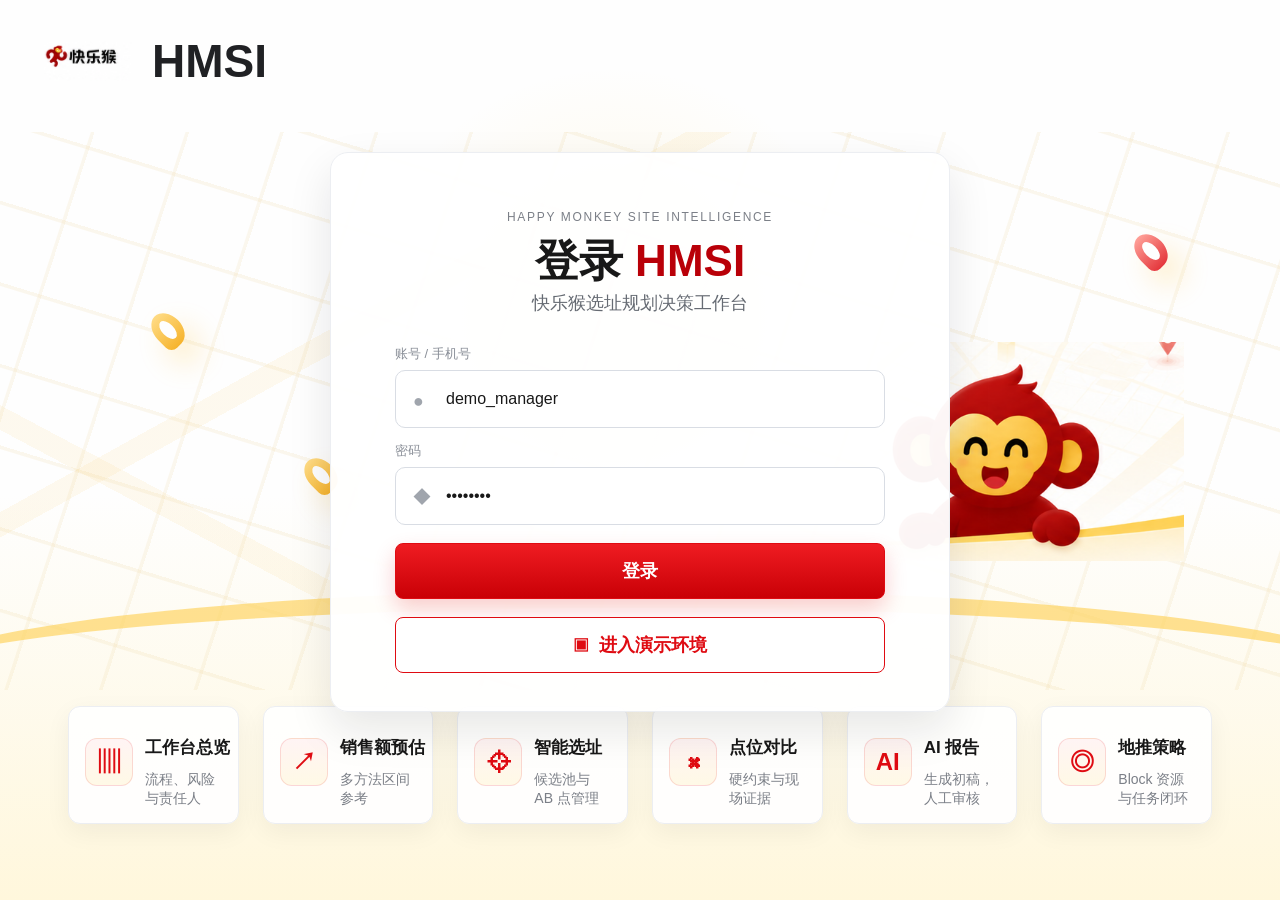
<file: index.html>
<!doctype html>
<html lang="zh-CN">
  <head>
    <meta charset="UTF-8" />
    <meta name="viewport" content="width=device-width, initial-scale=1.0" />
    <title>HMSI｜快乐猴选址规划决策工作台</title>
    <link rel="icon" href="data:," />
    <link rel="stylesheet" href="./styles.css" />
  </head>
  <body>
    <section class="login-screen" id="loginScreen">
      <header class="login-logo">
        <img src="./assets/logo.png" alt="快乐猴" />
        <span>HMSI</span>
      </header>

      <div class="login-map-bg" aria-hidden="true">
        <span class="pin pin-a"></span><span class="pin pin-b"></span><span class="pin pin-c"></span>
      </div>

      <main class="login-card">
        <span class="system-label">Happy Monkey Site Intelligence</span>
        <h1><span>登录</span> <em>HMSI</em></h1>
        <p>快乐猴选址规划决策工作台</p>
        <label class="login-field"><span>账号 / 手机号</span><input value="demo_manager" aria-label="账号或手机号" /></label>
        <label class="login-field"><span>密码</span><input type="password" value="hmsi2026" aria-label="密码" /></label>
        <button class="primary-btn" id="loginBtn" type="button">登录</button>
        <button class="outline-btn" id="demoLoginBtn" type="button">进入演示环境</button>
      </main>

      <aside class="login-preview" aria-hidden="true">
        <img src="./assets/monkey.png" alt="" />
        <div class="preview-card"><span>项目摘要</span><strong>7 个候选点待决策</strong><p>预测区间、硬约束与现场证据统一进入评审流程。</p></div>
      </aside>

      <div class="login-modules" aria-label="系统模块">
        <article data-icon="▥"><b>工作台总览</b><span>流程、风险与责任人</span></article>
        <article data-icon="↗"><b>销售额预估</b><span>多方法区间参考</span></article>
        <article data-icon="⌖"><b>智能选址</b><span>候选池与 AB 点管理</span></article>
        <article data-icon="⌘"><b>点位对比</b><span>硬约束与现场证据</span></article>
        <article data-icon="AI"><b>AI 报告</b><span>生成初稿，人工审核</span></article>
        <article data-icon="◎"><b>地推策略</b><span>Block 资源与任务闭环</span></article>
      </div>
    </section>

    <section class="app-screen is-hidden" id="appScreen">
      <aside class="sidebar">
        <div class="sidebar-logo">
          <img src="./assets/logo.png" alt="快乐猴" />
          <div class="sidebar-product"><b>HMSI</b><span>选址规划决策工作台</span></div>
        </div>

        <nav class="side-nav" aria-label="功能导航">
          <button class="nav-item is-active" data-page="overview" aria-pressed="true" type="button"><span>⌂</span>工作台总览</button>
          <button class="nav-item" data-page="sales" aria-pressed="false" type="button"><span>↗</span>销售额预估</button>
          <button class="nav-item" data-page="selection" aria-pressed="false" type="button"><span>⌖</span>智能选址</button>
          <button class="nav-item" data-page="compare" aria-pressed="false" type="button"><span>≖</span>点位对比</button>
          <button class="nav-item" data-page="report" aria-pressed="false" type="button"><span>AI</span>AI 报告</button>
          <button class="nav-item" data-page="promotion" aria-pressed="false" type="button"><span>◇</span>地推策略</button>
        </nav>

        <div class="sidebar-bottom">
          <button class="settings" type="button">设置</button>
          <div class="user-card"><div class="avatar">猴</div><div><strong>张三</strong><span>区域运营负责人</span></div></div>
        </div>
      </aside>

      <main class="main-shell">
        <header class="topbar">
          <div><h1 id="pageTitle">工作台总览</h1><p id="pageSubtitle">项目流转、风险与责任人一页掌握</p></div>
          <div class="top-actions">
            <label class="search-field"><span>⌕</span><input id="globalSearch" aria-label="搜索商圈、点位、任务" placeholder="搜索商圈、点位、任务..." /></label>
            <select aria-label="选择城市"><option>上海市</option><option>杭州市</option><option>北京市</option></select>
            <button class="primary-small" id="topActionBtn" type="button">新建项目</button>
            <button class="secondary-small" data-action="导出当前决策材料" type="button">导出报告</button>
          </div>
        </header>

        <section class="page is-active" data-page-panel="overview">
          <div class="kpi-row five">
            <article class="kpi"><i class="red">办</i><span>在办拓店项目</span><strong>26</strong><em>本周新增 4</em></article>
            <article class="kpi"><i class="orange">决</i><span>本周待决策点位</span><strong>7</strong><em>3 项待补材料</em></article>
            <article class="kpi"><i class="red">超</i><span>超期项目</span><strong>3</strong><em>需今日处理</em></article>
            <article class="kpi"><i class="red">险</i><span>高风险项目</span><strong>4</strong><em>工程 / 合规待核</em></article>
            <article class="kpi"><i class="green-bg">签</i><span>已签约项目</span><strong>6</strong><em class="green">本季累计</em></article>
          </div>

          <div class="overview-grid decision-overview-grid">
            <section class="panel funnel-card">
              <div class="panel-head"><h2>拓店流程总览</h2><button data-page-link="selection" type="button">查看候选池</button></div>
              <div class="funnel-table-head"><span>阶段</span><span>项目</span><span>平均停留</span><span>超期</span></div>
              <div class="process-funnel" id="overviewFunnel"></div>
            </section>
            <section class="panel decision-points-card">
              <div class="panel-head"><h2>本周待决策点位</h2><button data-page-link="compare" type="button">进入对比</button></div>
              <div class="decision-points" id="decisionPoints"></div>
            </section>
            <section class="panel todo-card">
              <div class="panel-head"><h2>待办事项</h2><button data-action="查看全部待办" type="button">全部待办</button></div>
              <div class="todo-tabs" role="tablist"><button class="is-active" data-todo-filter="mine" type="button">我负责的</button><button data-todo-filter="action" type="button">待我处理</button><button data-todo-filter="cc" type="button">抄送我的</button></div>
              <div class="todo-list" id="todoList"></div>
              <div class="todo-spotlight"><span>今日关键</span><b>五角场工程补件需在 17:00 前回传</b></div>
            </section>
          </div>

          <div class="bottom-grid overview-bottom revised-overview-bottom">
            <section class="panel table-panel"><div class="panel-head"><h2>风险与阻塞提醒</h2><button data-action="查看风险清单" type="button">风险清单</button></div><table><thead><tr><th>项目</th><th>阻塞项</th><th>责任人</th><th>截止</th></tr></thead><tbody id="riskTable"></tbody></table><div class="overview-fill-note"><b>本周高风险 4 项</b><span>其中 2 项需在今日完成材料补充</span></div></section>
            <section class="panel table-panel validation-panel"><div class="panel-head"><h2>预测验证概览</h2><button data-action="查看验证明细" type="button">查看明细</button></div><table><thead><tr><th>门店</th><th>预测</th><th>实际</th><th>偏差</th></tr></thead><tbody id="validationTable"></tbody></table><div class="overview-fill-note"><b>累计完成 5 家验证</b><span>当前平均绝对偏差 6.8%</span></div></section>
            <section class="panel owner-panel"><div class="panel-head"><h2>负责人看板</h2><button data-action="调整负责人" type="button">调整</button></div><div class="owner-list" id="ownerBoard"></div><div class="owner-footnote">今日共 5 位负责人在办，2 个项目等待跨部门确认。</div></section>
          </div>
        </section>

        <section class="page" data-page-panel="sales">
          <div class="kpi-row five">
            <article class="kpi"><i class="red">区</i><span>候选区域数</span><strong>28</strong><em>本周新增 3</em></article>
            <article class="kpi"><i class="gold">域</i><span>当前分析区域</span><strong>五角场</strong><em>区域评估中</em></article>
            <article class="kpi"><i class="red">区</i><span>综合预测区间</span><strong>12.8-15.4</strong><em>万元 / 日</em></article>
            <article class="kpi"><i class="orange">信</i><span>预测置信状态</span><strong>中</strong><em>2 项待核验</em></article>
            <article class="kpi"><i class="green-bg">数</i><span>数据完整度</span><strong>86%</strong><em class="green">核心字段齐全</em></article>
          </div>

          <div class="sales-grid revised-sales-grid">
            <section class="panel method-panel"><div class="panel-head"><h2>多方法预测结果区间图</h2><button data-action="更新预测条件" type="button">调整条件</button></div><div class="method-range-chart" id="methodRanges"></div><p class="method-caption">综合参考区间取各方法的共同有效范围，不能替代租赁、工程和合规审核。</p></section>
            <section class="panel factor-panel"><div class="panel-head"><h2>关键驱动因素</h2><button data-action="查看因子说明" type="button">解释</button></div><div id="driverBars"></div></section>
            <section class="panel trust-panel"><div class="panel-head"><h2>预测可信度与风险</h2><button data-action="查看数据口径" type="button">数据口径</button></div><dl class="trust-list"><div><dt>模型版本</dt><dd>OLS v1.2</dd></div><div><dt>数据日期</dt><dd>2025-05-20</dd></div><div><dt>置信状态</dt><dd><span class="tag warn">中，待人工复核</span></dd></div><div><dt>缺失字段</dt><dd>租赁递增条款</dd></div><div><dt>待人工复核</dt><dd>排烟条件、卸货动线</dd></div></dl></section>
          </div>

          <section class="panel table-panel page-table revised-sales-table">
            <div class="panel-head"><h2>候选区域销售额预测排名</h2><div class="tabs"><button class="is-active" data-sales-filter="all" type="button">全部</button><button data-sales-filter="next" type="button">可进入下一轮</button><button data-sales-filter="review" type="button">待补数据</button></div></div>
            <table><thead><tr><th>区域名称</th><th>区域排名</th><th>预测日均商品销售额区间</th><th>置信状态</th><th>数据完整度</th><th>当前阶段</th><th>阶段性结论</th><th>操作</th></tr></thead><tbody id="salesTable"></tbody></table>
          </section>
        </section>

        <section class="page" data-page-panel="selection">
          <div class="filter-bar">
            <label>城市<select aria-label="城市"><option>上海市</option></select></label><label>商圈<select aria-label="商圈"><option>全部商圈</option></select></label><label>居住人口<select aria-label="居住人口"><option>全部</option></select></label><label>家庭客群<select aria-label="家庭客群"><option>全部</option></select></label><label>竞争格局<select aria-label="竞争格局"><option>全部</option></select></label><button class="ghost-small" data-action="重置筛选" type="button">重置</button><button class="primary-small" data-action="已应用选址筛选" type="button">应用筛选</button>
          </div>

          <div class="selection-grid">
            <section class="panel condition-panel">
              <div class="panel-head"><h2>选址条件</h2><button data-action="收起选址条件" type="button">收起</button></div><h3>范围选择</h3><div class="switch-row"><button class="is-active" type="button">地图框选</button><button type="button">行政区</button></div><div class="selected-area"><span>已框选区域面积</span><strong>58.6 km²</strong><em>清除区域</em></div><h3>候选要求</h3><div class="chip-line"><button class="is-active" type="button">不限</button><button type="button">近地铁</button><button type="button">家庭客群</button></div><label>距离圈层<select aria-label="距离圈层"><option>800 米以上</option></select></label><label>物流可达性<select aria-label="物流可达性"><option>可达</option></select></label><label>政策与合规<select aria-label="政策与合规"><option>排除高风险</option></select></label><button class="save-plan" data-action="保存为选址方案" type="button">保存为方案</button><div class="selection-side-summary"><b>候选池状态</b><span>重点候选 2 · 待勘探 3 · 暂缓 1</span><small>下一步：补齐五角场工程条件与徐家汇租赁条款。</small></div>
            </section>

            <section class="panel selection-map">
              <div class="map-toolbar" role="group" aria-label="地图图层"><span>图层</span><button class="is-active" data-layer="居住人口" type="button">居住人口</button><button data-layer="家庭客群" type="button">家庭客群</button><button data-layer="竞争格局" type="button">竞争格局</button><button data-layer="物流可达性" type="button">物流</button><button data-layer="距离圈层" type="button">距离圈层</button><button data-layer="政策与合规风险" type="button">合规</button></div>
              <div class="image-map"><img src="./assets/map-selection.png" alt="智能选址候选点地图" /><span class="map-state-chip" id="mapStateChip">居住人口</span><div class="selection-heat-legend"><span><i class="heat-high"></i>高机会</span><span><i class="heat-mid"></i>待核验</span><span><i class="heat-low"></i>低优先级</span></div></div>
              <div class="reason-box"><h2>商圈机会说明：五角场 AB 点</h2><div class="opportunity-columns"><div><b>当前已知优势</b><p>居住人口与家庭客群基础较好，强竞对分布可控，店型匹配度较高。</p></div><div><b>待现场核验项</b><p>租金、工程条件、可视性与动线、物流卸货、消防与政策风险。</p></div></div><div class="selection-actions"><button class="secondary-small" data-action="已加入候选池" type="button">加入候选池</button><button class="secondary-small" data-page-link="compare" type="button">加入点位对比</button><button class="primary-small" data-action="已创建勘探任务" type="button">创建勘探任务</button></div></div>
            </section>

            <section class="right-stack revised-right-stack">
              <section class="panel top-block-panel"><div class="panel-head"><h2>候选点清单</h2><button data-action="查看全部候选点" type="button">全部 8</button></div><table><thead><tr><th>状态</th><th>候选点</th><th>阶段</th><th>区间</th></tr></thead><tbody id="selectionRank"></tbody></table></section>
              <section class="panel candidate-detail-panel"><div class="panel-head"><h2>当前候选点详情</h2><span class="tag high">A 类重点</span></div><div class="candidate-facts" id="candidateFacts"></div></section>
              <section class="panel open-plan"><div class="panel-head"><h2>候选 AB 点优先级</h2><button data-action="同步评审顺序" type="button">同步</button></div><ol id="openPlan"></ol><div class="ab-trace"><b>本轮变更</b><span>A 点补充工程后可进入一审，B 点等待财务复核。</span></div></section>
            </section>
          </div>
        </section>

        <section class="page" data-page-panel="compare">
          <section class="panel compare-shell revised-compare-shell">
            <div class="compare-tabs"><strong>对比点位</strong><button class="is-active" data-point="A" type="button">点位 A</button><button data-point="B" type="button">点位 B</button><button data-point="C" type="button">点位 C</button><button data-action="添加候选点" type="button">+ 添加点位</button></div>
            <div class="compare-cards" id="compareCards"></div>
            <div class="compare-analysis revised-compare-analysis">
              <section class="panel metric-compare"><div class="panel-head"><h2>关键经营指标</h2><button data-action="查看口径说明" type="button">口径</button></div><div id="compareBars"></div></section>
              <section class="panel constraint-panel"><div class="panel-head"><h2>硬约束矩阵</h2><span class="tag warn">签约前必审</span></div><div class="constraint-matrix" id="constraintMatrix"></div></section>
              <section class="panel evidence-panel"><div class="panel-head"><h2>现场证据</h2><button data-action="创建补件任务" type="button">补件</button></div><div class="evidence-gallery" id="evidenceGallery"></div></section>
            </div>
            <div class="recommend-row revised-recommend-row"><article><strong>建议进入二审</strong><b>点位 B，初审条件齐备</b><p>依据：区间稳定，物业与物流已通过。</p><small>未决：租赁递增条款 | 张三 | 5/24</small></article><article><strong>有条件推荐</strong><b>点位 A，经营潜力更高</b><p>依据：家庭客群和需求基础较强。</p><small>未决：排烟、卸货 | 李四 | 5/23</small></article><article><strong>补充材料后复审</strong><b>点位 C，现场资料不足</b><p>依据：竞争压力较高，门头可视性待核验。</p><small>未决：门头、平面图 | 王五 | 5/25</small></article></div>
            <p class="compliance-note">销售潜力最高，不等于最终优先。工程、物流或合规红线未通过时，不得进入签约建议。</p>
          </section>
        </section>

        <section class="page" data-page-panel="report">
          <div class="report-layout revised-report-layout">
            <aside class="panel report-templates"><div class="panel-head"><h2>报告模板</h2><span class="tag neutral">6 类材料</span></div><div class="template-list"><button class="is-active" data-template="区域潜力分析报告" type="button">区域潜力分析报告</button><button data-template="候选点对比报告" type="button">候选点对比报告</button><button data-template="一审评审材料" type="button">一审评审材料</button><button data-template="二审决策材料" type="button">二审决策材料</button><button data-template="预开业地推方案" type="button">预开业地推方案</button><button data-template="开业后经营复盘报告" type="button">开业后经营复盘报告</button></div><section class="material-list"><h3>待完善材料</h3><p>门头可视范围图</p><p>租赁递增条款原件</p><p>卸货区域现场视频</p></section><section class="recent-mini"><div class="panel-head"><h3>近期报告</h3><button data-action="查看全部报告" type="button">全部</button></div><div id="recentReportsMini"></div></section></aside>
            <section class="report-main revised-report-main"><div class="report-actions"><button class="primary-small" id="generateReport" type="button">生成报告</button><button class="secondary-small" data-action="导出 PDF" type="button">导出 PDF</button><button class="secondary-small" data-action="导出 PPT" type="button">导出 PPT</button></div><div class="report-alert">AI 生成初稿，需业务负责人审核确认。</div><article class="report-document"><header><div><span>可编辑报告预览</span><h2 id="reportDocumentTitle">区域潜力分析报告</h2></div><span class="tag warn">待人工审核</span></header><div class="report-sections" id="reportSections"></div><div class="report-review-strip"><div><span>模型复核</span><b>经营分析师</b><small>5/23 前确认区间口径</small></div><div><span>工程补件</span><b>拓店经理</b><small>排烟与卸货资料待回传</small></div><div><span>一审排期</span><b>区域负责人</b><small>条件齐备后进入评审</small></div></div><div class="report-evidence-band"><div><span>来源覆盖</span><b>模型、对标、勘探、评审</b><small>4 类依据已关联到正文段落</small></div><div><span>现场材料</span><b>9 / 12 项已回传</b><small>缺卸货视频、门头可视范围、租赁附件</small></div><div><span>审核状态</span><b>一审材料准备中</b><small>满足硬约束后自动进入待评审列表</small></div></div><section class="report-decision-queue"><div class="report-queue-head"><div><span>评审决策单</span><strong>本次会议需确认 3 项</strong></div><span class="tag neutral">预计 5/23</span></div><div class="report-queue-grid"><article><span>决策 01</span><b>是否同意五角场 AB 点进入一审</b><small>前提：工程与租约补件齐备</small></article><article><span>决策 02</span><b>是否采用 12.8-15.4 万元日销区间</b><small>前提：确认模型口径与历史对标</small></article><article><span>决策 03</span><b>是否同步创建首轮地推计划</b><small>前提：一审通过后锁定 B01、B02</small></article></div></section></article></section>
            <aside class="panel ai-assistant"><div class="assistant-head"><strong>AI 助手</strong><span>辅助模式</span><button aria-label="关闭 AI 助手" type="button">×</button></div><div class="assistant-message">我只引用当前项目已接入的模型、历史门店、现场勘探与人工评审信息，帮助解释分歧和缺失材料。</div><button class="quick-question" data-question="为什么 A 点预测高于 B 点？" type="button">为什么 A 点预测高于 B 点？</button><button class="quick-question" data-question="不同预测方法的分歧来自哪里？" type="button">不同预测方法的分歧来自哪里？</button><button class="quick-question" data-question="当前还有哪些条件未通过？" type="button">当前还有哪些条件未通过？</button><button class="quick-question" data-question="一审最需要讨论哪些问题？" type="button">一审最需要讨论哪些问题？</button><button class="quick-question" data-question="哪些材料仍需补充？" type="button">哪些材料仍需补充？</button><div class="assistant-answer" id="assistantAnswer"><p>可先选择一个问题，或直接输入想了解的决策依据。</p></div><form class="assistant-input" id="assistantForm"><label class="sr-only" for="assistantQuestionInput">向 AI 助手提问</label><input id="assistantQuestionInput" placeholder="询问结论、风险或材料..." /><button type="submit">发送</button></form></aside>
          </div>
        </section>

        <section class="page" data-page-panel="promotion">
          <div class="kpi-row five resource-kpi-row">
            <article class="kpi"><i class="red">期</i><span>预计开业时间</span><strong>06/18</strong><em>可调整排期</em></article><article class="kpi"><i class="gold">人</i><span>可投入人员</span><strong>12 人</strong><em>含 3 名组长</em></article><article class="kpi"><i class="orange">天</i><span>执行天数</span><strong>7 天</strong><em>6/11 - 6/17</em></article><article class="kpi"><i class="red">料</i><span>物料数量</span><strong>1,200</strong><em>券包 / 折页</em></article><article class="kpi"><i class="green-bg">户</i><span>覆盖目标</span><strong>8,600</strong><em class="green">户 / 次触达</em></article>
          </div>
          <div class="promotion-grid revised-promotion-grid">
            <section class="panel route-panel"><div class="panel-head"><h2>Block 覆盖地图</h2><div class="promotion-layers"><button class="is-active" data-promo-layer="购买潜力" type="button">购买潜力</button><button data-promo-layer="渗透潜力" type="button">渗透潜力</button><button data-promo-layer="竞争压力" type="button">竞争压力</button><button data-promo-layer="吸引力 POI" type="button">POI</button><button data-promo-layer="距离圈层" type="button">距离</button></div></div><div class="route-map image-map"><img src="./assets/map-selection.png" alt="地推 Block 覆盖地图" /><svg viewBox="0 0 620 420" preserveAspectRatio="none" aria-hidden="true"><polyline points="120,300 240,240 330,150 500,95 545,310" /></svg><span class="map-state-chip" id="promotionStateChip">购买潜力</span><div class="map-heat-legend"><span><i class="heat-high"></i>高购买潜力</span><span><i class="heat-mid"></i>待提升渗透</span><span><i class="heat-low"></i>低优先级</span></div></div><div class="lifecycle-note"><b>新店开业期：</b>优先覆盖购买潜力较高的 Block，快速建立销售基本盘。<b>成熟运营期：</b>优先覆盖渗透潜力较高的 Block，提升近场转化和复购。仅对距店 0-1000m 的 Block 做精细排序。</div></section>
            <section class="panel block-priority-panel"><div class="panel-head"><h2>Block 优先级清单</h2><button data-action="新建地推计划" type="button">新建计划</button></div><div class="block-priority-list" id="promoTable"></div><div class="block-resource-note"><b>今日资源可用</b><span>12 人 · 780 份物料 · 4 个 Block 待执行</span></div></section>
            <section class="panel table-panel growth-card"><div class="panel-head"><h2>购买潜力 Block</h2><span class="tag high">开业期</span></div><table><tbody id="purchaseTable"></tbody></table><div class="growth-playbook"><b>开业期动作</b><span>优先 B01、B02，完成定点触达和券包派发。</span></div></section>
            <section class="panel table-panel growth-card"><div class="panel-head"><h2>渗透潜力 Block</h2><span class="tag warn">成熟期</span></div><table><tbody id="penetrationTable"></tbody></table><div class="growth-playbook"><b>成熟期动作</b><span>优先 B02、B04，围绕会员拉新和复购唤醒。</span></div></section>
            <section class="panel task-list-panel"><div class="panel-head"><h2>任务排期与执行清单</h2><button data-action="查看今日任务" type="button">今日任务</button></div><table><thead><tr><th>负责人</th><th>执行日期</th><th>路线</th><th>物料</th><th>反馈</th><th>状态</th></tr></thead><tbody id="taskTable"></tbody></table><p>让有限资源优先覆盖高购买潜力和高渗透潜力社区，提高覆盖效率。</p></section>
          </div>
        </section>
      </main>
    </section>

    <div class="toast" id="toast" role="status" aria-live="polite"></div>
    <script src="./app.js"></script>
  </body>
</html>
</file>
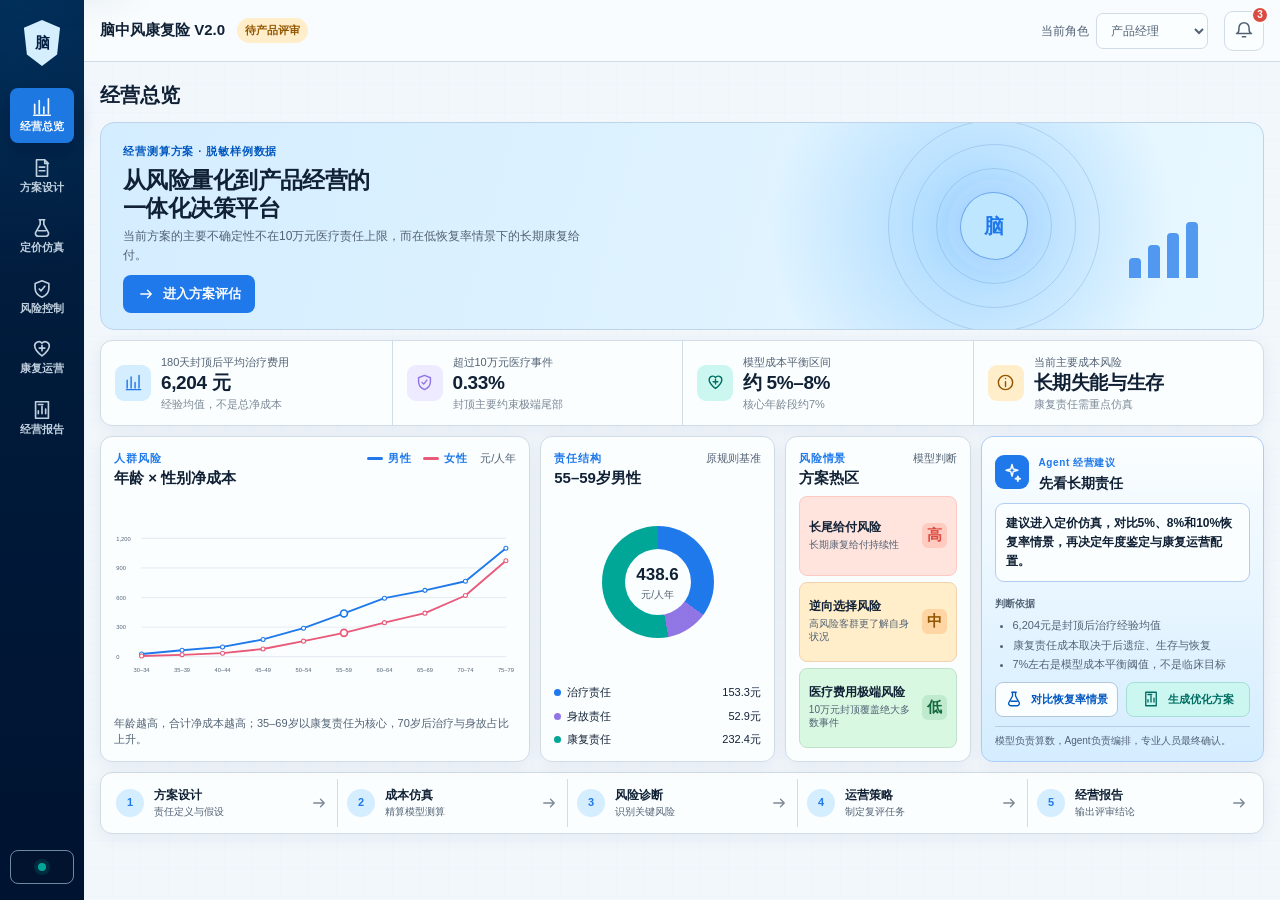
<file: zhikangbao/index.html>
<!doctype html>
<html lang="zh-CN">
  <head>
    <meta charset="UTF-8" />
    <meta name="viewport" content="width=device-width, initial-scale=1, viewport-fit=cover" />
    <meta name="theme-color" content="#0c2f67" />
    <link rel="icon" href="data:," />
    <title>智康保｜脑中风康复险精算经营 Agent</title>
    <link rel="stylesheet" href="./styles.css" />
  </head>
  <body>
    <a class="skip-link" href="#mainContent">跳到主要内容</a>
    <svg class="svg-sprite" aria-hidden="true">
      <defs>
        <symbol id="i-overview" viewBox="0 0 24 24"><path d="M4 19V9m5 10V5m5 14v-7m5 7V3M3 21h18"/></symbol>
        <symbol id="i-design" viewBox="0 0 24 24"><path d="M6 3h9l3 3v15H6zM9 11h6M9 15h6M15 3v4h4"/></symbol>
        <symbol id="i-simulate" viewBox="0 0 24 24"><path d="M9 3h6m-5 0v5l-5 9a3 3 0 0 0 2.6 4h8.8A3 3 0 0 0 19 17l-5-9V3M8 15h8"/></symbol>
        <symbol id="i-risk" viewBox="0 0 24 24"><path d="M12 3 4.5 6v5.2c0 4.6 3.1 8 7.5 9.8 4.4-1.8 7.5-5.2 7.5-9.8V6zM9 12l2 2 4-5"/></symbol>
        <symbol id="i-rehab" viewBox="0 0 24 24"><path d="M20 8.5c0 5-8 11-8 11s-8-6-8-11A4.5 4.5 0 0 1 12 5.7 4.5 4.5 0 0 1 20 8.5ZM9 11h6m-3-3v6"/></symbol>
        <symbol id="i-report" viewBox="0 0 24 24"><path d="M5 3h14v18H5zM8 16v-3m4 3V8m4 8v-5M8 6h5"/></symbol>
        <symbol id="i-arrow" viewBox="0 0 24 24"><path d="M5 12h14m-5-5 5 5-5 5"/></symbol>
        <symbol id="i-check" viewBox="0 0 24 24"><path d="m5 12 4 4L19 6"/></symbol>
        <symbol id="i-info" viewBox="0 0 24 24"><path d="M12 11v6m0-10h.01M21 12a9 9 0 1 1-18 0 9 9 0 0 1 18 0Z"/></symbol>
        <symbol id="i-clock" viewBox="0 0 24 24"><path d="M12 7v5l3 2m6-2a9 9 0 1 1-18 0 9 9 0 0 1 18 0Z"/></symbol>
        <symbol id="i-bell" viewBox="0 0 24 24"><path d="M18 8a6 6 0 0 0-12 0c0 7-3 7-3 7h18s-3 0-3-7M10 19h4"/></symbol>
        <symbol id="i-human" viewBox="0 0 24 24"><path d="M12 4a3 3 0 1 0 0 6 3 3 0 0 0 0-6ZM5 20a7 7 0 0 1 14 0"/></symbol>
        <symbol id="i-spark" viewBox="0 0 24 24"><path d="m12 3 1.5 5.5L19 10l-5.5 1.5L12 17l-1.5-5.5L5 10l5.5-1.5ZM19 17l.7 2.3L22 20l-2.3.7L19 23l-.7-2.3L16 20l2.3-.7Z"/></symbol>
        <symbol id="i-database" viewBox="0 0 24 24"><path d="M4 6c0 2 3.6 3 8 3s8-1 8-3-3.6-3-8-3-8 1-8 3Zm0 0v6c0 2 3.6 3 8 3s8-1 8-3V6m0 6v6c0 2-3.6 3-8 3s-8-1-8-3v-6"/></symbol>
        <symbol id="i-menu" viewBox="0 0 24 24"><path d="M4 7h16M4 12h16M4 17h16"/></symbol>
        <symbol id="i-close" viewBox="0 0 24 24"><path d="m6 6 12 12M18 6 6 18"/></symbol>
      </defs>
    </svg>

    <div class="app-shell">
      <aside class="sidebar" aria-label="产品导航">
        <button class="brand" data-action="navigate" data-page="overview" aria-label="返回经营总览">
          <span class="brand-shield"><span>脑</span></span>
          <span class="brand-copy"><strong>智康保</strong><small>精算经营 Agent</small></span>
        </button>
        <nav class="nav-list" aria-label="六大功能">
          <button class="nav-item active" data-page="overview"><svg><use href="#i-overview"/></svg><span>经营总览</span><small>看经营</small></button>
          <button class="nav-item" data-page="design"><svg><use href="#i-design"/></svg><span>方案设计</span><small>定方案</small></button>
          <button class="nav-item" data-page="simulate"><svg><use href="#i-simulate"/></svg><span>定价仿真</span><small>算成本</small></button>
          <button class="nav-item" data-page="risk"><svg><use href="#i-risk"/></svg><span>风险控制</span><small>控风险</small></button>
          <button class="nav-item" data-page="rehab"><svg><use href="#i-rehab"/></svg><span>康复运营</span><small>做运营</small></button>
          <button class="nav-item" data-page="report"><svg><use href="#i-report"/></svg><span>经营报告</span><small>出报告</small></button>
        </nav>
        <div class="model-stamp"><span class="live-dot"></span><div><small>当前模型</small><strong>stroke-rehab-2026.1</strong></div></div>
      </aside>

      <section class="app-stage">
        <header class="topbar">
          <div class="product-lockup">
            <button class="mobile-menu" data-action="menu" aria-label="展开导航"><svg><use href="#i-menu"/></svg></button>
            <div><strong>脑中风康复险 V2.0</strong><span class="status-tag attention">待产品评审</span></div>
          </div>
          <div class="topbar-meta">
            <span class="data-version">数据版本 <strong>2026-Q2</strong></span>
            <label class="role-select"><span>当前角色</span><select id="roleSelect"><option>产品经理</option><option>精算人员</option><option>核保人员</option><option>理赔人员</option><option>康复管理</option></select></label>
            <button class="task-launch" data-action="toggle-tasks" aria-expanded="false" aria-controls="taskCenter" aria-label="打开待办中心，3项待办"><svg><use href="#i-bell"/></svg><b>3</b></button>
          </div>
          <aside class="task-center" id="taskCenter" aria-label="待办中心" hidden>
            <header><div><small>跨角色协作</small><h2>今日待办</h2></div><button data-action="close-tasks" aria-label="关闭待办中心"><svg><use href="#i-close"/></svg></button></header>
            <button data-action="navigate" data-page="risk"><span class="task-icon danger"><svg><use href="#i-risk"/></svg></span><div><strong>3件第三方复核</strong><small>理赔人员 · 今日到期</small></div><svg><use href="#i-arrow"/></svg></button>
            <button data-action="navigate" data-page="rehab"><span class="task-icon attention"><svg><use href="#i-rehab"/></svg></span><div><strong>9件高风险失访</strong><small>康复管理 · 需要跟进</small></div><svg><use href="#i-arrow"/></svg></button>
            <button data-action="navigate" data-page="report"><span class="task-icon info"><svg><use href="#i-report"/></svg></span><div><strong>产品方案待评审</strong><small>产品经理 · V1.0</small></div><svg><use href="#i-arrow"/></svg></button>
            <p>Agent仅生成任务草稿，承保、理赔与停赔结论由专业人员确认。</p>
          </aside>
        </header>
        <main id="mainContent" tabindex="-1" aria-live="polite"></main>
      </section>
    </div>
    <div id="toastRegion" class="toast-region" aria-live="polite" aria-atomic="true"></div>
    <script src="./app.js"></script>
  </body>
</html>
</file>
<file: styles.css>
:root {
  --red: #df0b12;
  --red-dark: #b90008;
  --red-soft: #fff0f1;
  --orange: #ff8a00;
  --gold: #ffc33d;
  --green: #5cab5b;
  --text: #181818;
  --muted: #7b7f87;
  --line: #eceef2;
  --line-strong: #dfe3ea;
  --bg: #fbfbfc;
  --panel: #ffffff;
  --shadow: 0 8px 26px rgba(20, 24, 31, 0.055);
  --shadow-strong: 0 18px 44px rgba(20, 24, 31, 0.10);
  --radius: 10px;
  --sidebar: 228px;
}

*,
*::before,
*::after {
  box-sizing: border-box;
}

html,
body {
  margin: 0;
  width: 100%;
  min-height: 100%;
  color: var(--text);
  font-family: "PingFang SC", "Microsoft YaHei UI", "Microsoft YaHei", Arial, sans-serif;
  background: var(--bg);
}

button,
input,
select {
  font: inherit;
}

button {
  cursor: pointer;
}

button:focus-visible,
input:focus-visible,
select:focus-visible,
a:focus-visible {
  outline: 3px solid rgba(223, 11, 18, 0.22);
  outline-offset: 2px;
}

.is-hidden {
  display: none !important;
}

.login-screen {
  position: relative;
  min-height: 100vh;
  overflow: hidden;
  background:
    radial-gradient(circle at 48% 35%, rgba(255, 205, 69, 0.14), transparent 28%),
    linear-gradient(180deg, #fefefe 0%, #fefefe 55%, #fff7dc 100%);
}

.login-logo {
  position: absolute;
  left: 44px;
  top: 34px;
  display: flex;
  align-items: center;
  gap: 18px;
  z-index: 3;
}

.login-logo img {
  width: 90px;
  height: auto;
}

.login-logo span {
  color: #202124;
  font-size: 46px;
  font-weight: 900;
  letter-spacing: 0;
}

.login-map-bg {
  position: absolute;
  inset: 132px 0 210px;
  opacity: 0.82;
  background:
    linear-gradient(28deg, transparent 0 21%, rgba(248, 192, 68, 0.10) 21% 23%, transparent 23% 100%),
    linear-gradient(151deg, transparent 0 30%, rgba(248, 192, 68, 0.10) 30% 32%, transparent 32% 100%),
    repeating-linear-gradient(17deg, transparent 0 74px, rgba(231, 197, 119, 0.15) 75px 78px),
    repeating-linear-gradient(108deg, transparent 0 86px, rgba(231, 197, 119, 0.14) 87px 90px);
}

.login-map-bg::after {
  content: "";
  position: absolute;
  left: -8%;
  right: -8%;
  bottom: -80px;
  height: 180px;
  border-top: 18px solid rgba(255, 198, 43, 0.6);
  border-radius: 50% 50% 0 0;
}

.pin {
  position: absolute;
  width: 28px;
  height: 38px;
  border-radius: 50% 50% 50% 8px;
  background: linear-gradient(180deg, #ffd46a, #f5a400);
  transform: rotate(-45deg);
  box-shadow: 0 20px 28px rgba(255, 185, 23, 0.28);
}

.pin::after {
  content: "";
  position: absolute;
  inset: 8px;
  border-radius: 50%;
  background: #fff;
}

.pin-a {
  left: 12%;
  top: 32%;
}

.pin-b {
  left: 24%;
  top: 58%;
}

.pin-c {
  right: 9%;
  top: 18%;
  background: linear-gradient(180deg, #ff8c82, #df0b12);
}

.login-card {
  position: relative;
  z-index: 4;
  width: 620px;
  margin: 152px auto 0;
  padding: 54px 64px 38px;
  border: 1px solid var(--line);
  border-radius: 18px;
  background: rgba(255, 255, 255, 0.96);
  box-shadow: var(--shadow-strong);
  text-align: center;
}

.system-label {
  color: var(--muted);
  font-size: 12px;
  letter-spacing: 0.14em;
  text-transform: uppercase;
}

.login-card h1 {
  margin: 12px 0 6px;
  font-size: 44px;
  line-height: 1.1;
}

.login-card h1 em {
  color: var(--red-dark);
  font-style: normal;
}

.login-card h1::first-letter {
  color: inherit;
}

.login-card h1 > span::first-letter {
  color: inherit;
}

.login-card p {
  margin: 0 0 30px;
  color: #666b73;
  font-size: 18px;
}

.role-tabs {
  display: none;
  grid-template-columns: repeat(3, 1fr);
  gap: 8px;
  margin-bottom: 18px;
}

.role-tabs button,
.outline-btn,
.primary-btn,
.primary-small,
.secondary-small,
.ghost-small,
.tabs button,
.switch-row button,
.chip-line button,
.save-plan {
  border-radius: 8px;
  border: 1px solid var(--line);
  background: #fff;
  color: var(--text);
  font-weight: 700;
}

.role-tabs button {
  height: 36px;
  color: #6e737c;
}

.role-tabs button.is-active {
  border-color: rgba(223, 11, 18, 0.2);
  background: var(--red-soft);
  color: var(--red);
}

.login-field {
  position: relative;
  display: block;
  margin-top: 14px;
  text-align: left;
}

.login-field::before {
  position: absolute;
  left: 18px;
  bottom: 16px;
  z-index: 1;
  color: #a0a5ad;
  font-size: 18px;
}

.login-field:nth-of-type(1)::before {
  content: "●";
}

.login-field:nth-of-type(2)::before {
  content: "◆";
}

.login-field span {
  display: block;
  margin-bottom: 7px;
  color: #8a8f98;
  font-size: 13px;
}

.login-field input {
  width: 100%;
  height: 58px;
  border: 1px solid #d9dde4;
  border-radius: 10px;
  padding: 0 18px 0 50px;
  color: var(--text);
  outline: none;
  background: rgba(255, 255, 255, 0.96);
}

.login-field input:focus {
  border-color: var(--red);
}

.primary-btn,
.outline-btn {
  width: 100%;
  height: 56px;
  margin-top: 18px;
  font-size: 18px;
}

.primary-btn,
.primary-small {
  border-color: var(--red);
  background: linear-gradient(180deg, #ef1c22, #c90006);
  color: #fff;
  box-shadow: 0 10px 22px rgba(223, 11, 18, 0.20);
}

.primary-btn:hover,
.primary-small:hover {
  background: linear-gradient(180deg, #f22c32, #d30007);
  box-shadow: 0 14px 28px rgba(223, 11, 18, 0.24);
}

.outline-btn {
  border-color: var(--red);
  color: var(--red);
  background: #fff;
}

.outline-btn:hover,
.secondary-small:hover,
.ghost-small:hover,
.panel-head button:hover,
.panel-head select:hover {
  border-color: #cfd5df;
  background: #fafbfc;
}

.outline-btn::before {
  content: "▣";
  margin-right: 10px;
  font-size: 16px;
}

.login-preview {
  position: absolute;
  right: 7.5vw;
  top: 38vh;
  width: min(370px, 24vw);
  z-index: 2;
}

.login-preview img {
  width: 100%;
  display: block;
}

.preview-card {
  display: none;
  position: absolute;
  right: 210px;
  bottom: -34px;
  width: 260px;
  padding: 16px;
  border: 1px solid var(--line);
  border-radius: 14px;
  background: rgba(255, 255, 255, 0.94);
  box-shadow: var(--shadow);
}

.preview-card span,
.kpi span,
.panel-head span {
  color: var(--muted);
  font-size: 13px;
}

.preview-card strong {
  display: block;
  margin: 5px 0;
}

.preview-card p {
  margin: 0;
  color: #666b73;
  font-size: 13px;
  line-height: 1.55;
}

.login-modules {
  position: absolute;
  left: 68px;
  right: 68px;
  bottom: 76px;
  display: grid;
  grid-template-columns: repeat(6, 1fr);
  gap: 24px;
}

.login-modules article {
  min-height: 118px;
  display: grid;
  grid-template-columns: 48px minmax(0, 1fr);
  grid-template-rows: 28px 22px;
  align-content: center;
  gap: 4px 12px;
  padding: 20px 16px;
  border: 1px solid var(--line);
  border-radius: 12px;
  background: rgba(255, 255, 255, 0.92);
  box-shadow: var(--shadow);
}

.login-modules article::before {
  content: attr(data-icon);
  grid-row: 1 / 3;
  width: 48px;
  height: 48px;
  display: grid;
  place-items: center;
  border-radius: 12px;
  border: 1px solid rgba(223, 11, 18, 0.13);
  background: linear-gradient(180deg, #fff4f4, #fff9e6);
  color: var(--red);
  font-weight: 900;
  font-size: 24px;
}

.login-modules b,
.login-modules span {
  display: block;
}

.login-modules b {
  font-size: 17px;
  line-height: 1.15;
  white-space: nowrap;
}

.login-modules span {
  color: var(--muted);
  font-size: 14px;
  line-height: 1.35;
}

.app-screen {
  width: 100vw;
  height: 100vh;
  display: grid;
  grid-template-columns: var(--sidebar) minmax(0, 1fr);
  overflow: hidden;
  background: var(--bg);
}

.sidebar {
  height: 100vh;
  display: flex;
  flex-direction: column;
  border-right: 1px solid var(--line);
  background: #fff;
  box-shadow: 10px 0 30px rgba(18, 22, 31, 0.025);
}

.sidebar-logo {
  height: 106px;
  display: flex;
  align-items: center;
  padding: 0 24px;
}

.sidebar-logo img {
  width: 162px;
}

.side-nav {
  display: grid;
  gap: 10px;
  padding: 14px 18px;
}

.nav-item {
  height: 52px;
  display: flex;
  align-items: center;
  gap: 13px;
  border: 0;
  border-radius: 8px;
  background: transparent;
  color: #2f343b;
  font-size: 16px;
  font-weight: 650;
  text-align: left;
  transition: transform 180ms ease;
}

.nav-item span {
  width: 28px;
  height: 28px;
  display: grid;
  place-items: center;
  text-align: center;
  color: #303640;
  font-weight: 850;
  font-size: 15px;
}

.nav-item:hover {
  background: #fff7f7;
  transform: translateX(1px);
}

.nav-item.is-active {
  background: #fff0f1;
  color: var(--red);
}

.nav-item.is-active span {
  color: var(--red);
}

.sidebar-bottom {
  margin-top: auto;
  border-top: 1px solid var(--line);
  padding: 18px 20px 22px;
}

.settings {
  width: 100%;
  height: 44px;
  border: 0;
  background: transparent;
  text-align: left;
  color: #2f343b;
  font-size: 15px;
}

.user-card {
  display: flex;
  align-items: center;
  gap: 12px;
  margin-top: 20px;
}

.avatar {
  width: 48px;
  height: 48px;
  display: grid;
  place-items: center;
  border-radius: 50%;
  background: #ffd25c;
  color: var(--red);
  font-weight: 900;
}

.user-card strong,
.user-card span {
  display: block;
}

.user-card span {
  margin-top: 3px;
  color: var(--muted);
  font-size: 12px;
}

.main-shell {
  min-width: 0;
  height: 100vh;
  overflow: hidden;
  padding: 24px 26px 18px;
  background: var(--bg);
}

.topbar {
  height: 74px;
  display: flex;
  align-items: flex-start;
  justify-content: space-between;
  gap: 24px;
}

.topbar h1 {
  margin: 0;
  font-size: 31px;
  line-height: 1.1;
  white-space: nowrap;
  font-weight: 850;
}

.topbar p {
  margin: 8px 0 0;
  color: var(--muted);
}

.top-actions {
  display: flex;
  align-items: center;
  gap: 12px;
}

.search-field {
  width: 318px;
  height: 44px;
  display: flex;
  align-items: center;
  gap: 8px;
  border: 1px solid #d7dce4;
  border-radius: 8px;
  padding: 0 14px;
  background: #fff;
  box-shadow: 0 1px 0 rgba(20, 24, 31, 0.02);
}

.search-field input {
  width: 100%;
  border: 0;
  outline: 0;
}

.top-actions select,
.filter-bar select,
.condition-panel select {
  height: 44px;
  border: 1px solid #d7dce4;
  border-radius: 8px;
  background: #fff;
  padding: 0 16px;
}

.primary-small,
.secondary-small,
.ghost-small {
  height: 44px;
  padding: 0 20px;
}

.secondary-small,
.ghost-small {
  border: 1px solid #d7dce4;
  background: #fff;
}

.page {
  display: none;
  height: calc(100vh - 116px);
  overflow: hidden;
}

.page.is-active {
  display: block;
}

.panel {
  border: 1px solid var(--line);
  border-radius: var(--radius);
  background: var(--panel);
  box-shadow: var(--shadow);
}

.panel-head {
  display: flex;
  align-items: center;
  justify-content: space-between;
  gap: 12px;
  margin-bottom: 12px;
}

.panel-head h2 {
  margin: 0;
  font-size: 18px;
  line-height: 1.2;
  font-weight: 850;
  min-width: 0;
  overflow: hidden;
  white-space: nowrap;
  text-overflow: ellipsis;
}

.panel-head button,
.panel-head select {
  height: 34px;
  border: 1px solid #d7dce4;
  border-radius: 6px;
  background: #fff;
  color: #555c66;
  padding: 0 12px;
}

.kpi-row {
  display: grid;
  gap: 16px;
  margin-bottom: 16px;
}

.kpi-row.five {
  grid-template-columns: repeat(5, minmax(0, 1fr));
}

.kpi-row.four {
  grid-template-columns: repeat(4, minmax(0, 1fr));
}

.kpi {
  min-height: 118px;
  display: grid;
  grid-template-columns: 72px minmax(0, 1fr);
  grid-template-rows: 22px 36px 22px;
  gap: 3px 16px;
  align-items: center;
  padding: 20px 18px;
  border: 1px solid var(--line);
  border-radius: var(--radius);
  background: #fff;
  box-shadow: var(--shadow);
}

.kpi i {
  grid-row: 1 / 4;
  width: 64px;
  height: 64px;
  display: grid;
  place-items: center;
  border-radius: 50%;
  font-style: normal;
  font-weight: 900;
  font-size: 20px;
  box-shadow: inset 0 -10px 18px rgba(255, 255, 255, 0.4);
}

.kpi .red {
  background: radial-gradient(circle at 34% 28%, #fff, #ffd4d8);
  color: var(--red);
}

.kpi .orange {
  background: radial-gradient(circle at 34% 28%, #fff, #ffd9c2);
  color: var(--orange);
}

.kpi .gold {
  background: radial-gradient(circle at 34% 28%, #fff, #ffefc5);
  color: #e69a00;
}

.kpi .green-bg {
  background: radial-gradient(circle at 34% 28%, #fff, #dcf3de);
  color: var(--green);
}

.kpi strong {
  font-size: clamp(22px, 1.35vw, 26px);
  line-height: 1.1;
  font-weight: 850;
  white-space: nowrap;
  overflow: hidden;
  text-overflow: ellipsis;
}

.kpi em {
  color: var(--red);
  font-style: normal;
  font-size: 13px;
}

.kpi em.green {
  color: var(--green);
}

.overview-grid {
  height: 336px;
  display: grid;
  grid-template-columns: 1fr 1.45fr 1fr;
  gap: 16px;
  margin-bottom: 14px;
}

.overview-grid .panel,
.sales-grid .panel,
.selection-grid .panel,
.right-stack .panel,
.compare-shell,
.promotion-grid .panel,
.report-layout .panel {
  padding: 16px;
}

.bar-chart {
  height: 262px;
  display: grid;
  grid-template-columns: repeat(6, 1fr);
  align-items: end;
  gap: 18px;
  padding: 24px 14px 20px;
  border-bottom: 1px solid var(--line);
}

.bar-chart div {
  position: relative;
  height: var(--h);
  min-height: 80px;
  border-radius: 6px 6px 0 0;
  background: linear-gradient(180deg, #f3252c, #ff7a7d);
}

.bar-chart b {
  position: absolute;
  top: -22px;
  left: 50%;
  transform: translateX(-50%);
  font-size: 12px;
}

.bar-chart span {
  position: absolute;
  bottom: -20px;
  left: 50%;
  transform: translateX(-50%);
  color: var(--muted);
  font-size: 12px;
}

.image-map {
  position: relative;
  overflow: hidden;
  border-radius: 8px;
  background: #f6f8fb;
}

.image-map img {
  width: 100%;
  height: 100%;
  display: block;
  object-fit: cover;
}

.overview-map {
  height: 268px;
}

.bar-chart span {
  white-space: nowrap;
}

.sales-grid .panel {
  overflow: hidden;
}

.task-card {
  display: grid;
  grid-template-columns: 150px minmax(0, 1fr);
  grid-template-rows: auto minmax(0, 1fr);
  gap: 10px 20px;
}

.task-card .panel-head {
  grid-column: 1 / -1;
}

.donut {
  width: 134px;
  height: 134px;
  display: grid;
  place-items: center;
  border-radius: 50%;
  background:
    radial-gradient(circle at center, #fff 0 54%, transparent 55%),
    conic-gradient(var(--red) 0 38%, var(--gold) 38% 69%, var(--green) 69% 100%);
}

.donut strong,
.donut span {
  grid-area: 1 / 1;
}

.donut strong {
  transform: translateY(-8px);
  font-size: 30px;
}

.donut span {
  transform: translateY(22px);
  color: var(--muted);
  font-size: 12px;
}

.donut.big {
  margin: 8px auto 10px;
  width: 128px;
  height: 128px;
}

.donut.small {
  width: 92px;
  height: 92px;
  margin: -2px auto 0;
}

.donut.small strong {
  transform: translateY(-6px);
  font-size: 26px;
}

.donut.small span {
  transform: translateY(18px);
  font-size: 11px;
}

.status-list,
.legend-list {
  margin: 0;
  padding: 0;
  list-style: none;
}

.status-list li,
.legend-list li {
  display: flex;
  align-items: center;
  justify-content: space-between;
  gap: 10px;
  padding: 10px 0;
  border-bottom: 1px solid var(--line);
  color: #505761;
  font-size: 14px;
}

.distribution-panel .legend-list li {
  padding: 6px 0;
  font-size: 13px;
}

.distribution-panel .panel-head {
  margin-bottom: 6px;
}

.red-dot,
.orange-dot,
.gold-dot,
.green-dot {
  width: 10px;
  height: 10px;
  display: inline-block;
  border-radius: 50%;
}

.red-dot { background: var(--red); }
.orange-dot { background: var(--orange); }
.gold-dot { background: var(--gold); }
.green-dot { background: var(--green); }

.bottom-grid {
  display: grid;
  gap: 16px;
}

.overview-bottom {
  height: calc(100% - 498px);
  min-height: 250px;
  grid-template-columns: 1.55fr 0.85fr 1fr;
}

.overview-bottom > .panel {
  min-height: 0;
  padding: 15px 17px 16px;
  overflow: hidden;
}

.overview-bottom .panel-head {
  min-height: 32px;
  margin-bottom: 10px;
}

.overview-bottom table {
  table-layout: fixed;
}

.overview-bottom th,
.overview-bottom td {
  height: 36px;
  padding: 0 9px;
  line-height: 1.25;
}

.table-panel {
  overflow: hidden;
}

table {
  width: 100%;
  border-collapse: collapse;
  font-size: 14px;
}

th,
td {
  height: 40px;
  border-bottom: 1px solid var(--line);
  padding: 0 10px;
  text-align: left;
  white-space: nowrap;
  overflow: hidden;
  text-overflow: ellipsis;
}

th {
  color: #626873;
  background: linear-gradient(180deg, #fbfbfc, #f6f7f9);
  font-weight: 600;
}

tbody tr:hover td {
  background: #fffafa;
}

td strong,
.score-red {
  color: var(--red);
}

.promo-brief ol,
.open-plan ol {
  margin: 0;
  padding: 0;
  list-style: none;
}

.promo-brief li,
.open-plan li {
  display: grid;
  grid-template-columns: 28px minmax(0, 1fr) auto;
  gap: 10px;
  align-items: center;
  padding: 9px 0;
  border-bottom: 1px solid var(--line);
}

.overview-bottom .promo-brief li {
  min-height: 40px;
  padding: 8px 0;
}

.promo-brief b,
.open-plan b {
  min-width: 0;
  overflow: hidden;
  white-space: nowrap;
  text-overflow: ellipsis;
}

.rank-num {
  width: 24px;
  height: 24px;
  display: grid;
  place-items: center;
  border-radius: 7px;
  background: var(--red);
  color: #fff;
  font-size: 12px;
  font-weight: 800;
}

.reports-brief article {
  display: grid;
  grid-template-columns: 36px minmax(0, 1fr) auto;
  gap: 10px;
  align-items: center;
  padding: 10px 0;
  border-bottom: 1px solid var(--line);
}

.overview-bottom .reports-brief article {
  min-height: 52px;
  padding: 8px 0;
}

.doc-icon {
  width: 34px;
  height: 34px;
  display: grid;
  place-items: center;
  border-radius: 8px;
  background: #f4f7fb;
  color: var(--red);
}

.reports-brief b,
.reports-brief span {
  display: block;
  line-height: 1.3;
}

.reports-brief span {
  color: var(--muted);
  font-size: 12px;
}

.reports-brief a,
.table-panel a,
.module-grid a {
  color: var(--red);
  text-decoration: none;
  font-weight: 700;
}

.sales-grid {
  height: 316px;
  display: grid;
  grid-template-columns: 1.2fr 0.9fr 1fr;
  gap: 16px;
  margin-bottom: 18px;
}

.line-chart {
  width: 100%;
  height: 210px;
}

.line-chart line {
  stroke: #dfe3ea;
}

.forecast-band {
  fill: none;
  stroke: #ff9b9f;
  stroke-dasharray: 6 5;
  stroke-width: 2;
}

.forecast-line {
  fill: none;
  stroke: var(--red);
  stroke-width: 4;
}

.points circle {
  fill: var(--red);
}

.line-chart text {
  fill: var(--muted);
  font-size: 13px;
}

.chart-note {
  height: 34px;
  display: flex;
  align-items: center;
  border: 1px solid var(--line);
  border-radius: 8px;
  padding: 0 16px;
  color: #555c66;
  overflow: hidden;
  white-space: nowrap;
  text-overflow: ellipsis;
  font-size: 13px;
}

.factor-row {
  margin-top: 6px;
}

.factor-row header,
.metric-row header {
  display: flex;
  justify-content: space-between;
  gap: 10px;
  font-size: 12px;
  line-height: 1.15;
}

.progress {
  height: 8px;
  overflow: hidden;
  margin-top: 5px;
  border-radius: 999px;
  background: #f1f2f5;
}

.progress i {
  display: block;
  height: 100%;
  border-radius: inherit;
  background: linear-gradient(90deg, var(--red), #ff7a7d);
}

.page-table {
  height: calc(100% - 468px);
  min-height: 292px;
  padding: 16px;
}

.tabs {
  display: flex;
  gap: 8px;
}

.tabs button,
.switch-row button,
.chip-line button {
  height: 32px;
  padding: 0 14px;
}

.tabs button.is-active,
.switch-row button.is-active,
.chip-line button.is-active {
  border-color: var(--red);
  background: linear-gradient(180deg, #f31d25, #d7040b);
  color: #fff;
}

.filter-bar {
  height: 62px;
  display: flex;
  align-items: center;
  gap: 16px;
  margin-bottom: 12px;
  padding: 0 16px;
  border: 1px solid var(--line);
  border-radius: var(--radius);
  background: #fff;
}

.filter-bar label,
.condition-panel label {
  display: flex;
  align-items: center;
  gap: 8px;
  color: #34383f;
}

.selection-grid {
  height: calc(100% - 74px);
  display: grid;
  grid-template-columns: 220px minmax(0, 1.35fr) minmax(360px, 0.9fr);
  gap: 16px;
}

.condition-panel {
  overflow: hidden;
}

.condition-panel h3 {
  margin: 12px 0 8px;
  font-size: 15px;
}

.switch-row,
.chip-line {
  display: grid;
  grid-template-columns: repeat(2, minmax(0, 1fr));
  gap: 8px;
}

.chip-line {
  grid-template-columns: repeat(3, 1fr);
}

.switch-row button,
.chip-line button {
  min-width: 0;
  white-space: nowrap;
  line-height: 1.15;
  padding: 0 6px;
  overflow: hidden;
  text-overflow: ellipsis;
}

.selected-area {
  margin: 10px 0;
  padding: 13px;
  border: 1px dashed #d4d7dd;
  border-radius: 8px;
}

.selected-area span,
.selected-area strong,
.selected-area em {
  display: block;
}

.selected-area strong {
  margin-top: 6px;
  font-size: 22px;
}

.selected-area em {
  color: var(--muted);
  text-align: right;
  font-style: normal;
  font-size: 12px;
}

.condition-panel label {
  justify-content: space-between;
  margin-top: 9px;
}

.condition-panel label select {
  width: 100%;
}

.save-plan {
  width: 100%;
  height: 42px;
  margin-top: 12px;
}

.selection-map {
  display: grid;
  grid-template-rows: minmax(0, 1fr) 150px;
  gap: 12px;
}

.selection-map .image-map {
  min-height: 0;
}

.reason-box {
  overflow: hidden;
  padding: 10px 14px;
  border: 1px solid var(--line);
  border-radius: 8px;
}

.reason-box h2 {
  margin: 0 0 6px;
  font-size: 17px;
}

.reason-box ul {
  margin: 0;
  padding-left: 18px;
}

.reason-box li {
  margin: 3px 0;
  color: #555c66;
  font-size: 13px;
}

.tag {
  display: inline-block;
  padding: 2px 7px;
  border-radius: 5px;
  font-size: 12px;
  font-weight: 800;
}

.tag.high {
  background: var(--red-soft);
  color: var(--red);
}

.right-stack {
  min-height: 0;
  display: grid;
  grid-template-rows: 302px 104px minmax(0, 1fr);
  gap: 12px;
}

.top-block-panel {
  overflow: hidden;
}

.mini-metrics {
  display: grid;
  grid-template-columns: repeat(3, 1fr);
  gap: 10px;
}

.mini-metrics article {
  padding: 13px 16px;
}

.mini-metrics span,
.mini-metrics strong,
.mini-metrics em {
  display: block;
}

.mini-metrics strong {
  margin: 5px 0 2px;
  font-size: 25px;
}

.mini-metrics em {
  color: var(--red);
  font-style: normal;
}

.open-plan {
  overflow: hidden;
}

.compare-shell {
  height: 100%;
  overflow: hidden;
}

.compare-tabs {
  height: 40px;
  display: flex;
  align-items: center;
  gap: 12px;
  margin-bottom: 12px;
}

.compare-tabs button {
  height: 32px;
  min-width: 150px;
  border: 1px solid var(--line);
  border-radius: 6px;
  background: linear-gradient(180deg, #fff, #fff8f8);
}

.compare-tabs button.is-active {
  border-color: var(--red);
  background: linear-gradient(180deg, #fff4f4, #fff);
  color: var(--red);
}

.compare-cards {
  height: 286px;
  display: grid;
  grid-template-columns: repeat(3, 1fr);
  gap: 14px;
  margin-bottom: 12px;
}

.point-card {
  position: relative;
  padding: 14px;
  border: 1px solid var(--line);
  border-radius: 9px;
  overflow: hidden;
  background: #fff;
}

.point-card header {
  display: grid;
  grid-template-columns: 78px minmax(0, 1fr);
  gap: 12px;
  align-items: center;
}

.point-photo {
  height: 52px;
  border-radius: 8px;
  position: relative;
  overflow: hidden;
  background:
    linear-gradient(180deg, rgba(255,255,255,0.16), rgba(255,255,255,0)),
    linear-gradient(135deg, #60758f, #d9e1eb 58%, #fff3c2);
}

.point-photo::before,
.point-photo::after {
  content: "";
  position: absolute;
  bottom: 0;
  border-radius: 3px 3px 0 0;
  background: rgba(255, 255, 255, 0.78);
}

.point-photo::before {
  left: 10px;
  width: 18px;
  height: 38px;
  box-shadow: 24px -8px 0 rgba(255,255,255,0.66), 48px 4px 0 rgba(255,255,255,0.60);
}

.point-photo::after {
  right: 12px;
  width: 22px;
  height: 30px;
  box-shadow: -28px -10px 0 rgba(255,255,255,0.58);
}

.point-card:nth-child(2) .point-photo {
  background:
    linear-gradient(180deg, rgba(255,255,255,0.14), rgba(255,255,255,0)),
    linear-gradient(135deg, #4c637f, #cdd8e6 58%, #ffe6bc);
}

.point-card:nth-child(3) .point-photo {
  background:
    linear-gradient(180deg, rgba(255,255,255,0.14), rgba(255,255,255,0)),
    linear-gradient(135deg, #708199, #d5e0eb 58%, #fff0a8);
}

.point-card h3 {
  margin: 0 0 4px;
}

.point-card p {
  margin: 0;
  color: #555c66;
  font-size: 12px;
}

.point-card ul {
  margin: 10px 0 0;
  padding: 0;
  list-style: none;
}

.point-card li {
  display: flex;
  justify-content: space-between;
  padding: 5px 0;
  border-bottom: 1px solid var(--line);
  color: #555c66;
}

.point-card .score-line {
  position: absolute;
  top: 14px;
  right: 14px;
  margin-top: 0;
  padding: 6px 10px;
  border-radius: 8px;
  background: var(--red-soft);
  color: var(--red);
  font-size: 14px;
  font-weight: 900;
}

.compare-analysis {
  height: 232px;
  display: grid;
  grid-template-columns: 1fr 0.9fr 1fr;
  gap: 14px;
  margin-bottom: 12px;
}

  .metric-compare,
  .radar-panel,
  .mini-map {
    padding: 14px;
    overflow: hidden;
  }

.metric-row {
  margin-top: 8px;
}

.metric-row .progress {
  height: 8px;
}

.radar-panel svg {
  width: 100%;
  height: 150px;
  margin-top: 8px;
  overflow: visible;
}

.mini-map .small {
  height: 150px;
  margin-top: 10px;
}

.recommend-row {
  display: grid;
  grid-template-columns: repeat(3, 1fr);
  gap: 14px;
}

.recommend-row article {
  min-height: 86px;
  padding: 13px 16px;
  border: 1px solid #ffd1d4;
  border-radius: 8px;
  background: #fff8f8;
}

.recommend-row b,
.recommend-row strong {
  display: block;
}

.recommend-row strong {
  color: var(--red);
  margin-bottom: 6px;
}

.recommend-row p {
  margin: 6px 0 0;
  color: #555c66;
  font-size: 13px;
}

.promotion-grid {
  height: calc(100% - 134px);
  display: grid;
  grid-template-columns: 1fr 1fr 0.95fr;
  grid-template-rows: 1.08fr 0.92fr;
  gap: 16px;
}

.promotion-grid > .panel {
  min-height: 0;
  overflow: hidden;
}

.promotion-grid table {
  table-layout: fixed;
}

.promotion-grid th,
.promotion-grid td {
  height: 36px;
  padding: 0 8px;
  font-size: 13px;
}

.promotion-grid .table-panel:nth-of-type(2) th:nth-child(1),
.promotion-grid .table-panel:nth-of-type(2) td:nth-child(1),
.promotion-grid .table-panel:nth-of-type(3) td:nth-child(1),
.promotion-grid .table-panel:nth-of-type(4) td:nth-child(1) {
  width: 46px;
}

.task-list-panel table {
  table-layout: fixed;
}

.task-list-panel td:nth-child(1) { width: 70px; }
.task-list-panel td:nth-child(2) { width: 92px; }
.task-list-panel td:nth-child(3) { width: 78px; }
.task-list-panel td:nth-child(5) { width: 64px; }

.route-panel {
  grid-column: 1 / 3;
}

.route-panel {
  display: grid;
  grid-template-rows: auto minmax(0, 1fr);
}

.route-map {
  min-height: 0;
  height: 100%;
}

.route-map svg {
  position: absolute;
  inset: 0;
  width: 100%;
  height: 100%;
}

.route-map polyline {
  fill: none;
  stroke: #1b65c9;
  stroke-width: 4;
  stroke-dasharray: 10 6;
}

.task-list-panel {
  display: grid;
  grid-template-rows: auto minmax(0, 1fr) 42px;
}

.outline-red {
  border: 1px solid var(--red);
  border-radius: 8px;
  background: #fff;
  color: var(--red);
  font-weight: 800;
}

.report-layout {
  height: 100%;
  display: grid;
  grid-template-columns: minmax(0, 1fr) 336px;
  gap: 16px;
}

.report-main {
  min-height: 0;
  display: grid;
  grid-template-rows: 44px 262px 210px minmax(0, 1fr);
  gap: 12px;
}

.report-actions {
  display: flex;
  justify-content: center;
  gap: 12px;
}

.summary-panel {
  padding: 16px;
}

.summary-cards {
  display: grid;
  grid-template-columns: repeat(5, 1fr);
  min-height: 166px;
  border: 1px solid var(--line);
  border-radius: 8px;
  overflow: hidden;
}

.summary-cards article {
  padding: 14px;
  border-right: 1px solid var(--line);
}

.summary-cards article:last-child {
  border-right: 0;
}

.summary-cards h3 {
  margin: 0 0 8px;
  font-size: 16px;
}

.summary-cards strong {
  display: block;
  color: var(--red);
  font-size: 24px;
}

.summary-cards p,
.summary-cards li {
  color: #555c66;
  font-size: 12px;
  line-height: 1.45;
}

.summary-cards ul,
.summary-cards ol {
  margin: 0;
  padding-left: 18px;
}

.module-preview {
  padding: 16px;
}

.module-grid {
  display: grid;
  grid-template-columns: repeat(4, 1fr);
  gap: 14px;
}

.module-grid article {
  height: 136px;
  padding: 12px;
  border: 1px solid var(--line);
  border-radius: 8px;
  overflow: hidden;
}

.module-grid h3 {
  margin: 0 0 8px;
  font-size: 15px;
}

.mini-bars {
  height: 84px;
  display: grid;
  grid-template-columns: repeat(6, 1fr);
  gap: 9px;
  align-items: end;
}

.mini-bars::before,
.mini-bars::after {
  content: "";
}

.mini-bars span {
  display: block;
  border-radius: 3px 3px 0 0;
  background: linear-gradient(180deg, #f22228, #ff8587);
}

#reportBlocks .progress {
  margin-top: 11px;
}

.recent-report {
  padding: 14px 16px;
}

.recent-report table {
  table-layout: fixed;
}

.recent-report td {
  height: 34px;
  font-size: 13px;
}

.recent-report td:nth-child(1) { width: 270px; }
.recent-report td:nth-child(2) { width: 72px; }
.recent-report td:nth-child(3) { width: 148px; }
.recent-report td:nth-child(5) { width: 60px; }
.recent-report td:nth-child(6) { width: 120px; }

.module-grid table td {
  height: 28px;
  font-size: 13px;
}

#reportBlocks .factor-row:nth-child(n+4) {
  display: none;
}

.ai-assistant {
  display: grid;
  grid-template-rows: 52px 108px 38px 38px 38px minmax(0, 1fr) 52px;
  gap: 10px;
  padding: 0;
  overflow: hidden;
}

.assistant-head {
  display: flex;
  align-items: center;
  justify-content: space-between;
  padding: 0 18px;
  border-bottom: 1px solid var(--line);
}

.assistant-head strong {
  font-size: 18px;
}

.assistant-head span {
  padding: 2px 7px;
  border-radius: 5px;
  background: #eef4ff;
  color: #5c83dc;
  font-size: 12px;
}

.assistant-head button {
  border: 0;
  background: transparent;
  color: #737983;
  font-size: 20px;
}

.assistant-message,
.assistant-answer {
  margin: 0 18px;
  padding: 14px;
  border-radius: 10px;
  background: #f5f7fa;
  color: #4c535d;
  line-height: 1.7;
}

.ai-assistant > button {
  margin: 0 18px;
  height: 38px;
  border: 1px solid var(--line);
  border-radius: 8px;
  background: #fff;
  color: #444a54;
  text-align: left;
  padding: 0 14px;
}

.assistant-answer {
  background: #fff;
  border: 1px solid var(--line);
  overflow: hidden;
  font-size: 13px;
  line-height: 1.55;
}

.assistant-answer p {
  margin: 0 0 8px;
}

.assistant-answer ol {
  margin: 0;
  padding-left: 18px;
}

.assistant-input {
  display: flex;
  gap: 8px;
  padding: 0 18px 14px;
}

.assistant-input input {
  min-width: 0;
  flex: 1;
  border: 1px solid var(--line);
  border-radius: 8px;
  padding: 0 12px;
}

.assistant-input button {
  width: 58px;
  border: 0;
  border-radius: 8px;
  background: linear-gradient(180deg, #ef1c22, #c90006);
  color: #fff;
}

@media (max-width: 1300px) {
  :root {
    --sidebar: 206px;
  }

  .top-actions {
    gap: 8px;
  }

  .search-field {
    width: 250px;
  }

  .kpi strong {
    font-size: 21px;
  }
}

@media (max-height: 760px) and (min-width: 901px) {
  :root {
    --sidebar: 206px;
  }

  .login-logo {
    left: 46px;
    top: 36px;
    gap: 16px;
  }

  .login-logo img {
    width: 72px;
  }

  .login-logo span {
    font-size: 42px;
  }

  .login-card {
    width: 620px;
    margin-top: 132px;
    padding: 38px 64px 28px;
  }

  .login-card h1 {
    font-size: 40px;
  }

  .login-card p {
    margin-bottom: 18px;
    font-size: 16px;
  }

  .login-field input,
  .primary-btn,
  .outline-btn {
    height: 54px;
  }

  .login-preview,
  .login-modules {
    display: none;
  }

  .sidebar-logo {
    height: 72px;
    padding: 0 20px;
  }

  .sidebar-logo img {
    width: 136px;
  }

  .side-nav {
    gap: 8px;
    padding: 10px 16px;
  }

  .nav-item {
    height: 42px;
    font-size: 15px;
  }

  .sidebar-bottom {
    padding: 12px 16px;
  }

  .settings {
    height: 34px;
    font-size: 14px;
  }

  .user-card {
    margin-top: 10px;
  }

  .avatar {
    width: 40px;
    height: 40px;
  }

  .main-shell {
    padding: 14px 22px 12px;
  }

  .topbar {
    height: 52px;
  }

  .topbar h1 {
    font-size: 26px;
  }

  .topbar p {
    margin-top: 4px;
    font-size: 13px;
  }

  .top-actions {
    gap: 10px;
  }

  .search-field {
    width: 250px;
    height: 38px;
  }

  .top-actions select,
  .filter-bar select,
  .condition-panel select,
  .primary-small,
  .secondary-small,
  .ghost-small {
    height: 38px;
  }

  .primary-small,
  .secondary-small,
  .ghost-small {
    padding: 0 14px;
  }

  .page {
    height: calc(100vh - 78px);
  }

  .panel-head {
    margin-bottom: 8px;
  }

  .panel-head h2 {
    font-size: 17px;
  }

  .overview-grid .panel,
  .sales-grid .panel,
  .selection-grid .panel,
  .right-stack .panel,
  .compare-shell,
  .promotion-grid .panel,
  .report-layout .panel {
    padding: 12px;
  }

  .kpi-row {
    gap: 10px;
    margin-bottom: 10px;
  }

  .kpi {
    min-height: 78px;
    grid-template-columns: 48px minmax(0, 1fr);
    grid-template-rows: 16px 24px 16px;
    gap: 1px 10px;
    padding: 10px 12px;
  }

  .kpi i {
    width: 46px;
    height: 46px;
  }

  .kpi span {
    font-size: 12px;
  }

  .kpi strong {
    font-size: 20px;
  }

  .kpi em {
    overflow: hidden;
    font-size: 12px;
    white-space: nowrap;
    text-overflow: ellipsis;
  }

  .overview-grid {
    height: 244px;
    gap: 12px;
    margin-bottom: 10px;
  }

  .bar-chart {
    height: 184px;
    gap: 12px;
    padding: 22px 10px 18px;
  }

  .bar-chart div {
    min-height: 56px;
  }

  .overview-map {
    height: 184px;
  }

  .task-card {
    grid-template-columns: 112px minmax(0, 1fr);
    gap: 8px 14px;
  }

  .donut {
    width: 108px;
    height: 108px;
  }

  .donut strong {
    font-size: 26px;
  }

  .status-list li,
  .legend-list li {
    padding: 6px 0;
    font-size: 12px;
  }

  .overview-bottom {
    height: calc(100% - 342px);
    min-height: 0;
    gap: 12px;
  }

  .overview-bottom > .panel {
    padding: 10px 12px 12px;
  }

  .overview-bottom .panel-head {
    min-height: 26px;
    margin-bottom: 6px;
  }

  .overview-bottom th,
  .overview-bottom td {
    height: 30px;
    padding: 0 5px;
    line-height: 1.15;
  }

  table {
    font-size: 12px;
  }

  th,
  td {
    height: 31px;
    padding: 0 7px;
  }

  .reports-brief article {
    grid-template-columns: 30px minmax(0, 1fr) auto;
    gap: 8px;
    min-height: 46px;
    padding: 6px 0;
  }

  .reports-brief b {
    display: -webkit-box;
    overflow: hidden;
    font-size: 13px;
    line-height: 1.18;
    -webkit-box-orient: vertical;
    -webkit-line-clamp: 2;
  }

  .reports-brief span {
    font-size: 11px;
    line-height: 1.2;
  }

  .doc-icon {
    width: 30px;
    height: 30px;
  }

  .sales-grid {
    height: 238px;
    gap: 12px;
    margin-bottom: 10px;
  }

  .line-chart {
    height: 156px;
  }

  .chart-note {
    height: 30px;
    padding: 0 12px;
    font-size: 12px;
  }

  .donut.big {
    width: 96px;
    height: 96px;
    margin: 3px auto 4px;
  }

  .distribution-panel .legend-list li {
    padding: 5px 0;
    font-size: 12px;
  }

  .factor-row {
    margin-top: 7px;
  }

  .page-table {
    height: calc(100% - 326px);
    min-height: 0;
    padding: 12px;
  }

  .page-table table {
    table-layout: fixed;
  }

  .page-table th:nth-child(6),
  .page-table td:nth-child(6),
  .page-table th:nth-child(8),
  .page-table td:nth-child(8) {
    display: none;
  }

  .tabs button,
  .switch-row button,
  .chip-line button {
    height: 30px;
    padding: 0 11px;
  }

  .selection-grid .switch-row button,
  .selection-grid .chip-line button {
    padding: 0 4px;
    font-size: 13px;
  }

  .filter-bar {
    height: 48px;
    gap: 10px;
    margin-bottom: 10px;
    padding: 0 12px;
  }

  .filter-bar label {
    gap: 6px;
    font-size: 13px;
  }

  .filter-bar select {
    min-width: 86px;
    padding: 0 10px;
  }

  .selection-grid {
    height: calc(100% - 58px);
    grid-template-columns: 190px minmax(0, 1fr) 312px;
    gap: 12px;
  }

  .condition-panel h3 {
    margin: 9px 0 7px;
    font-size: 14px;
  }

  .condition-panel .panel-head button {
    display: none;
  }

  .selected-area {
    margin: 8px 0;
    padding: 10px 12px;
  }

  .selected-area strong {
    font-size: 20px;
  }

  .condition-panel label {
    margin-top: 7px;
    font-size: 12px;
  }

  .condition-panel label select {
    height: 34px;
  }

  .save-plan {
    height: 36px;
    margin-top: 10px;
  }

  .selection-map {
    grid-template-rows: minmax(0, 1fr) 124px;
    gap: 10px;
  }

  .reason-box {
    padding: 9px 12px;
  }

  .reason-box h2 {
    font-size: 15px;
  }

  .reason-box li {
    margin: 2px 0;
    font-size: 12px;
    line-height: 1.25;
  }

  .right-stack {
    grid-template-rows: 218px 86px minmax(0, 1fr);
    gap: 10px;
  }

  .top-block-panel table {
    table-layout: fixed;
  }

  .top-block-panel td span:not(.rank-num):not(.tag) {
    display: none;
  }

  .top-block-panel th:nth-child(4),
  .top-block-panel td:nth-child(4) {
    display: none;
  }

  .mini-metrics {
    gap: 8px;
  }

  .mini-metrics article {
    padding: 8px 10px;
  }

  .mini-metrics strong {
    margin: 2px 0 0;
    font-size: 20px;
  }

  .mini-metrics em {
    font-size: 12px;
  }

  .compare-shell {
    padding: 14px;
  }

  .compare-tabs {
    height: 34px;
    margin-bottom: 8px;
  }

  .compare-tabs button {
    height: 30px;
    min-width: 126px;
  }

  .compare-cards {
    height: 206px;
    gap: 12px;
    margin-bottom: 10px;
  }

  .point-card {
    padding: 12px;
  }

  .point-card header {
    grid-template-columns: 58px minmax(0, 1fr);
    gap: 10px;
  }

  .point-photo {
    height: 44px;
  }

  .point-card p {
    overflow: hidden;
    white-space: nowrap;
    text-overflow: ellipsis;
  }

  .point-card ul {
    margin-top: 8px;
  }

  .point-card li {
    padding: 3px 0;
    font-size: 12px;
  }

  .point-card li:nth-child(n + 5) {
    display: none;
  }

  .point-card .score-line {
    top: 12px;
    right: 12px;
    padding: 5px 8px;
    font-size: 12px;
  }

  .compare-analysis {
    height: 174px;
    gap: 12px;
    margin-bottom: 10px;
  }

  .metric-row {
    margin-top: 6px;
  }

  .radar-panel svg {
    height: 118px;
  }

  .mini-map .small {
    height: 120px;
  }

  .recommend-row {
    gap: 12px;
  }

  .recommend-row article {
    min-height: 70px;
    padding: 10px 12px;
  }

  .recommend-row p {
    margin-top: 4px;
    font-size: 12px;
  }

  .promotion-grid {
    height: calc(100% - 88px);
    gap: 12px;
  }

  .promotion-grid th,
  .promotion-grid td {
    height: 31px;
    padding: 0 6px;
    font-size: 12px;
  }

  .promotion-grid .table-panel:nth-of-type(2) th:nth-child(2),
  .promotion-grid .table-panel:nth-of-type(2) td:nth-child(2) {
    width: 92px;
  }

  .task-list-panel {
    grid-template-rows: auto minmax(0, 1fr) 38px;
  }

  .outline-red {
    height: 38px;
  }

  .report-layout {
    grid-template-columns: minmax(0, 1fr) 300px;
    gap: 12px;
  }

  .report-main {
    grid-template-rows: 38px 184px 158px minmax(0, 1fr);
    gap: 10px;
  }

  .report-actions {
    gap: 10px;
  }

  .summary-panel,
  .module-preview,
  .recent-report {
    padding: 12px;
  }

  .summary-cards {
    min-height: 124px;
  }

  .summary-cards article {
    padding: 10px 12px;
  }

  .summary-cards h3 {
    margin-bottom: 5px;
    font-size: 14px;
  }

  .summary-cards strong {
    font-size: 20px;
  }

  .summary-cards p,
  .summary-cards li {
    font-size: 11px;
    line-height: 1.35;
  }

  .module-grid {
    gap: 10px;
  }

  .module-grid article {
    height: 100px;
    padding: 10px;
    overflow: hidden;
  }

  .module-grid h3 {
    margin-bottom: 5px;
    font-size: 14px;
  }

  .mini-bars {
    height: 56px;
    gap: 7px;
  }

  .module-grid table td {
    height: 22px;
    font-size: 12px;
  }

  .module-grid table tr:nth-child(n + 3) {
    display: none;
  }

  .donut.small {
    width: 58px;
    height: 58px;
    margin: 0 auto;
  }

  .donut.small strong {
    transform: translateY(-5px);
    font-size: 20px;
  }

  .donut.small span {
    transform: translateY(15px);
    font-size: 10px;
  }

  .module-grid #reportBlocks .factor-row:nth-child(n + 3) {
    display: none;
  }

  #reportBlocks .factor-row {
    margin-top: 5px;
  }

  #reportBlocks .progress {
    margin-top: 5px;
  }

  .recent-report td {
    height: 28px;
    font-size: 12px;
  }

  .recent-report td:nth-child(1) { width: 310px; }
  .recent-report td:nth-child(2) { width: 62px; }
  .recent-report td:nth-child(3) { width: 126px; }
  .recent-report td:nth-child(4) { display: none; }
  .recent-report td:nth-child(5) { width: 48px; }
  .recent-report td:nth-child(6) { width: 100px; }

  .ai-assistant {
    grid-template-rows: 44px 80px 32px 32px 32px minmax(0, 1fr) 46px;
    gap: 8px;
  }

  .assistant-head {
    padding: 0 14px;
  }

  .assistant-message,
  .assistant-answer,
  .ai-assistant > button {
    margin: 0 14px;
  }

  .assistant-message,
  .assistant-answer {
    padding: 10px 12px;
    font-size: 12px;
    line-height: 1.5;
  }

  .ai-assistant > button {
    height: 32px;
    padding: 0 12px;
    font-size: 13px;
  }

  .assistant-input {
    padding: 0 14px 12px;
  }
}

@media (max-width: 900px) {
  :root {
    --sidebar: 76px;
  }

  .sidebar-logo {
    height: 76px;
    justify-content: center;
    padding: 0;
  }

  .sidebar-logo img {
    width: 48px;
  }

  .side-nav {
    gap: 8px;
    padding: 12px 10px;
  }

  .nav-item {
    height: 48px;
    justify-content: center;
    gap: 0;
    padding: 0;
    font-size: 0;
  }

  .nav-item span {
    width: auto;
    font-size: 14px;
  }

  .sidebar-bottom {
    padding: 12px 10px;
  }

  .settings,
  .user-card div {
    display: none;
  }

  .user-card {
    justify-content: center;
    margin-top: 10px;
  }

  .avatar {
    width: 42px;
    height: 42px;
  }

  .main-shell {
    padding: 18px 18px 14px;
  }

  .topbar {
    height: 62px;
    align-items: flex-start;
    gap: 10px;
  }

  .topbar h1 {
    font-size: 26px;
  }

  .topbar p {
    margin-top: 4px;
    font-size: 13px;
  }

  .top-actions {
    gap: 8px;
  }

  .top-actions .search-field,
  .top-actions .secondary-small {
    display: none;
  }

  .top-actions select {
    width: 92px;
    padding: 0 10px;
  }

  .primary-small,
  .secondary-small,
  .ghost-small {
    height: 40px;
    padding: 0 12px;
  }

  .page {
    height: calc(100vh - 80px);
  }

  .panel-head {
    margin-bottom: 8px;
  }

  .panel-head h2 {
    font-size: 17px;
  }

  .panel-head select,
  .panel-head button {
    flex: 0 0 auto;
  }

  .kpi-row {
    gap: 8px;
    margin-bottom: 10px;
  }

  .kpi {
    min-height: 92px;
    grid-template-columns: 44px minmax(0, 1fr);
    grid-template-rows: 18px 28px 18px;
    gap: 2px 8px;
    padding: 12px 10px;
  }

  .kpi i {
    width: 44px;
    height: 44px;
    font-size: 14px;
  }

  .kpi span {
    font-size: 11px;
  }

  .kpi strong {
    font-size: 18px;
  }

  .kpi em {
    overflow: hidden;
    font-size: 11px;
    white-space: nowrap;
    text-overflow: ellipsis;
  }

  .overview-grid .panel,
  .sales-grid .panel,
  .selection-grid .panel,
  .right-stack .panel,
  .compare-shell,
  .promotion-grid .panel,
  .report-layout .panel {
    padding: 12px;
  }

  .overview-grid {
    height: 292px;
    grid-template-columns: 1fr 1.25fr 0.95fr;
    gap: 10px;
    margin-bottom: 10px;
  }

  .overview-grid .panel-head select,
  .overview-grid .panel-head button {
    display: none;
  }

  .bar-chart {
    height: 218px;
    gap: 10px;
    padding: 22px 8px 18px;
  }

  .bar-chart b,
  .bar-chart span {
    font-size: 11px;
  }

  .overview-map {
    height: 218px;
  }

  .task-card {
    display: block;
  }

  .task-card .donut {
    width: 112px;
    height: 112px;
    margin: 6px auto 2px;
  }

  .status-list li,
  .legend-list li {
    gap: 6px;
    padding: 7px 0;
    font-size: 12px;
  }

  .overview-bottom {
    height: calc(100% - 404px);
    min-height: 220px;
    grid-template-columns: 1.55fr 0.9fr 1.1fr;
    gap: 10px;
  }

  .overview-bottom .panel-head button {
    display: none;
  }

  table {
    font-size: 12px;
  }

  th,
  td {
    height: 32px;
    padding: 0 6px;
  }

  .promo-brief li,
  .open-plan li {
    grid-template-columns: 24px minmax(0, 1fr) auto;
    gap: 6px;
    padding: 7px 0;
    font-size: 12px;
  }

  .rank-num {
    width: 22px;
    height: 22px;
    font-size: 11px;
  }

  .reports-brief article {
    grid-template-columns: 30px minmax(0, 1fr);
    gap: 8px;
    padding: 8px 0;
  }

  .reports-brief a {
    display: none;
  }

  .doc-icon {
    width: 30px;
    height: 30px;
  }

  .filter-bar {
    height: 52px;
    gap: 8px;
    margin-bottom: 10px;
    padding: 0 10px;
  }

  .filter-bar label {
    gap: 5px;
    font-size: 12px;
  }

  .filter-bar label:nth-of-type(n + 4),
  .filter-bar .ghost-small {
    display: none;
  }

  .filter-bar select {
    width: 86px;
    height: 36px;
    padding: 0 8px;
  }

  .selection-grid {
    height: calc(100% - 62px);
    grid-template-columns: 150px minmax(0, 1fr) 230px;
    gap: 10px;
  }

  .condition-panel h3 {
    margin: 10px 0 7px;
    font-size: 14px;
  }

  .condition-panel .panel-head button {
    display: none;
  }

  .switch-row,
  .chip-line {
    gap: 6px;
  }

  .switch-row button,
  .chip-line button {
    height: 30px;
    font-size: 11px;
  }

  .selected-area {
    margin: 8px 0;
    padding: 10px;
  }

  .selected-area strong {
    font-size: 20px;
  }

  .condition-panel label {
    margin-top: 7px;
    font-size: 12px;
  }

  .condition-panel label select {
    height: 34px;
  }

  .save-plan {
    height: 38px;
    margin-top: 10px;
  }

  .selection-map {
    grid-template-rows: minmax(0, 1fr) 186px;
    gap: 10px;
  }

  .reason-box {
    padding: 9px 12px;
  }

  .reason-box h2 {
    font-size: 15px;
  }

  .reason-box li {
    margin: 2px 0;
    font-size: 12px;
  }

  .reason-box li:nth-child(n + 4) {
    display: none;
  }

  .right-stack {
    grid-template-rows: 270px 88px minmax(0, 1fr);
    gap: 10px;
  }

  .top-block-panel table {
    table-layout: fixed;
  }

  .top-block-panel th:nth-child(1),
  .top-block-panel td:nth-child(1) {
    width: 36px;
  }

  .top-block-panel th:nth-child(4),
  .top-block-panel td:nth-child(4) {
    display: none;
  }

  .mini-metrics {
    gap: 6px;
  }

  .mini-metrics article {
    padding: 8px 6px;
  }

  .mini-metrics span {
    overflow: hidden;
    font-size: 12px;
    white-space: nowrap;
    text-overflow: ellipsis;
  }

  .mini-metrics strong {
    margin: 3px 0 1px;
    font-size: 22px;
  }

  .promotion-grid {
    height: calc(100% - 102px);
    grid-template-columns: 1.2fr 1fr 0.95fr;
    grid-template-rows: 1fr 0.92fr;
    gap: 10px;
  }

  .promotion-grid th,
  .promotion-grid td {
    height: 30px;
    padding: 0 5px;
    font-size: 11px;
  }

  .promotion-grid .table-panel:nth-of-type(2) th:nth-child(1),
  .promotion-grid .table-panel:nth-of-type(2) td:nth-child(1) {
    width: 34px;
  }

  .promotion-grid .table-panel:nth-of-type(2) th:nth-child(5),
  .promotion-grid .table-panel:nth-of-type(2) td:nth-child(5) {
    display: none;
  }

  .promotion-grid .table-panel:nth-of-type(3) td:nth-child(4),
  .promotion-grid .table-panel:nth-of-type(4) td:nth-child(4),
  .task-list-panel td:nth-child(3),
  .task-list-panel td:nth-child(4) {
    display: none;
  }

  .task-list-panel td {
    padding: 0 3px;
  }

  .task-list-panel td:nth-child(1) { width: 58px; }
  .task-list-panel td:nth-child(2) { width: 70px; }
  .task-list-panel td:nth-child(5) { width: 46px; }

  .task-list-panel {
    grid-template-rows: auto minmax(0, 1fr) 38px;
  }

  .outline-red {
    width: 100%;
    height: 38px;
    font-size: 13px;
  }
}

/* HMSI decision-workflow revision: keeps the original desktop shell while aligning content to the real expansion process. */
:root {
  --surface-warm: oklch(0.992 0.004 25);
  --surface-soft: oklch(0.974 0.006 25);
  --red-tint: oklch(0.965 0.028 25);
  --orange-tint: oklch(0.968 0.03 66);
  --green-tint: oklch(0.966 0.023 145);
}

.sidebar-logo {
  height: 122px;
  display: block;
  padding: 23px 24px 14px;
}

.sidebar-logo img {
  display: block;
  width: 132px;
}

.sidebar-product {
  display: flex;
  align-items: baseline;
  gap: 7px;
  margin-top: 8px;
  color: var(--muted);
  font-size: 11px;
  white-space: nowrap;
}

.sidebar-product b {
  color: var(--red);
  font-size: 12px;
  letter-spacing: 0.04em;
}

.side-nav {
  gap: 8px;
  padding-top: 12px;
}

.nav-item {
  height: 49px;
  font-size: 15px;
  transition: background 180ms ease-out, color 180ms ease-out, transform 180ms ease-out;
}

.main-shell {
  padding: 22px 24px 16px;
}

.topbar {
  height: 78px;
}

.topbar h1 {
  font-size: 30px;
}

.topbar p {
  font-size: 14px;
}

.page {
  height: calc(100vh - 116px);
}

.kpi-row {
  gap: 12px;
  margin-bottom: 12px;
}

.kpi {
  min-height: 106px;
  grid-template-columns: 58px minmax(0, 1fr);
  grid-template-rows: 20px 30px 18px;
  gap: 3px 12px;
  padding: 16px;
}

.kpi i {
  width: 54px;
  height: 54px;
  font-size: 17px;
}

.kpi strong {
  font-size: 23px;
}

.kpi span,
.kpi em {
  font-size: 12px;
}

.panel {
  border-color: oklch(0.93 0.008 25);
  box-shadow: 0 7px 22px rgba(33, 24, 24, 0.045);
}

.panel-head {
  margin-bottom: 10px;
}

.panel-head h2 {
  font-size: 17px;
}

.tag.positive,
.tag.warn,
.tag.danger,
.tag.neutral,
.source-tag {
  border: 0;
}

.tag.positive {
  background: var(--green-tint);
  color: var(--green);
}

.tag.warn {
  background: var(--orange-tint);
  color: #b26b00;
}

.tag.danger {
  background: var(--red-tint);
  color: var(--red);
}

.tag.neutral {
  background: var(--surface-soft);
  color: #59606a;
}

.decision-overview-grid {
  height: 326px;
  grid-template-columns: 1.06fr 1.34fr 0.96fr;
  gap: 12px;
  margin-bottom: 12px;
}

.decision-overview-grid > .panel {
  min-width: 0;
  padding: 15px 16px;
  overflow: hidden;
}

.process-funnel {
  display: grid;
  grid-template-columns: repeat(7, minmax(0, 1fr));
  gap: 5px;
  height: calc(100% - 42px);
  align-items: stretch;
}

.funnel-step {
  position: relative;
  display: grid;
  grid-template-rows: 22px auto 26px auto auto;
  min-width: 0;
  padding: 8px 5px 7px;
  border: 1px solid var(--line);
  border-radius: 7px;
  background: var(--surface-warm);
  text-align: center;
}

.funnel-step::after {
  content: "";
  position: absolute;
  top: 17px;
  right: -5px;
  z-index: 2;
  width: 8px;
  height: 1px;
  background: #d6d9df;
}

.funnel-step:last-child::after {
  display: none;
}

.funnel-step > span {
  width: 18px;
  height: 18px;
  display: grid;
  place-items: center;
  margin: 0 auto 3px;
  border-radius: 50%;
  background: var(--red-soft);
  color: var(--red);
  font-size: 10px;
  font-weight: 800;
}

.funnel-step b {
  min-height: 28px;
  color: #353a42;
  font-size: 12px;
  line-height: 1.2;
  overflow-wrap: anywhere;
}

.funnel-step strong {
  font-size: 23px;
  line-height: 1;
}

.funnel-step small,
.funnel-step em {
  margin-top: 5px;
  color: var(--muted);
  font-size: 10px;
  font-style: normal;
  white-space: nowrap;
}

.funnel-step em {
  color: var(--green);
}

.funnel-step:nth-child(2) em,
.funnel-step:nth-child(5) em {
  color: var(--red);
}

.decision-points {
  display: grid;
  gap: 5px;
}

.decision-row {
  height: 72px;
  padding: 6px 8px;
  border: 1px solid var(--line);
  border-radius: 7px;
  background: var(--surface-warm);
  overflow: hidden;
}

.decision-row header,
.decision-row footer,
.decision-row p {
  display: flex;
  align-items: center;
  justify-content: space-between;
  gap: 8px;
  min-width: 0;
}

.decision-row header b {
  overflow: hidden;
  white-space: nowrap;
  text-overflow: ellipsis;
  font-size: 12px;
}

.decision-row strong {
  display: block;
  margin: 3px 0;
  color: var(--red);
  font-size: 12px;
}

.decision-row p,
.decision-row footer {
  margin: 0;
  color: #626975;
  font-size: 9px;
  line-height: 1.1;
}

.decision-row p span,
.decision-row footer span {
  overflow: hidden;
  white-space: nowrap;
  text-overflow: ellipsis;
}

.decision-row p span:last-child {
  text-align: right;
}

.decision-row footer {
  margin-top: 3px;
}

.decision-row footer b {
  flex: 0 0 auto;
  color: #454b54;
}

.todo-card {
  display: grid;
  grid-template-rows: auto 34px minmax(0, 1fr);
  gap: 8px;
}

.todo-tabs {
  display: grid;
  grid-template-columns: repeat(3, minmax(0, 1fr));
  gap: 5px;
}

.todo-tabs button {
  min-width: 0;
  border: 1px solid var(--line);
  border-radius: 6px;
  background: var(--panel);
  color: #69707a;
  font-size: 11px;
  font-weight: 700;
  overflow: hidden;
  white-space: nowrap;
  text-overflow: ellipsis;
}

.todo-tabs button.is-active {
  border-color: rgba(223, 11, 18, 0.2);
  background: var(--red-soft);
  color: var(--red);
}

.todo-list {
  min-height: 0;
  overflow: hidden;
}

.todo-list article {
  display: grid;
  grid-template-columns: minmax(0, 1fr) 42px auto;
  align-items: center;
  gap: 7px;
  padding: 8px 0;
  border-bottom: 1px solid var(--line);
}

.todo-list b,
.todo-list span {
  display: block;
  overflow: hidden;
  white-space: nowrap;
  text-overflow: ellipsis;
}

.todo-list b { font-size: 12px; }
.todo-list span,
.todo-list small { color: var(--muted); font-size: 10px; }
.todo-list small { text-align: right; }

.revised-overview-bottom {
  height: calc(100% - 456px);
  min-height: 0;
  grid-template-columns: 1.2fr 1fr 0.8fr;
  gap: 12px;
}

.revised-overview-bottom th,
.revised-overview-bottom td {
  height: 34px;
  padding: 0 7px;
  font-size: 12px;
}

.revised-overview-bottom th:nth-child(1) { width: 24%; }
.revised-overview-bottom th:nth-child(2) { width: 40%; }
.validation-panel th:nth-child(1) { width: 38%; }

.owner-list {
  display: grid;
  gap: 8px;
}

.owner-list article {
  display: grid;
  grid-template-columns: 28px minmax(0, 1fr) auto;
  align-items: center;
  gap: 8px;
  min-height: 48px;
  border-bottom: 1px solid var(--line);
}

.owner-list article > span {
  width: 28px;
  height: 28px;
  display: grid;
  place-items: center;
  border-radius: 50%;
  background: var(--orange-tint);
  color: #a56100;
  font-size: 12px;
  font-weight: 800;
}

.owner-list b,
.owner-list small {
  display: block;
  overflow: hidden;
  white-space: nowrap;
  text-overflow: ellipsis;
}

.owner-list b { font-size: 13px; }
.owner-list small { margin-top: 2px; color: var(--muted); font-size: 11px; }

.owner-list button,
.table-action {
  border: 0;
  background: transparent;
  color: var(--red);
  font-size: 12px;
  font-weight: 750;
}

.revised-sales-grid {
  height: 324px;
  grid-template-columns: 1.22fr 0.95fr 0.9fr;
  gap: 12px;
  margin-bottom: 12px;
}

.revised-sales-grid > .panel {
  padding: 15px 16px;
}

.method-range-chart {
  display: grid;
  gap: 2px;
}

.method-row {
  display: grid;
  grid-template-columns: 126px minmax(0, 1fr) 70px;
  align-items: center;
  gap: 8px;
  min-height: 23px;
}

.method-row > div { display: flex; align-items: center; gap: 4px; min-width: 0; }
.method-row > div b,
.method-row > div small {
  display: inline;
  overflow: hidden;
  white-space: nowrap;
  text-overflow: ellipsis;
}

.method-row > div b { font-size: 11px; }
.method-row > div small { margin: 0; color: var(--muted); font-size: 9px; }

.range-scale {
  position: relative;
  height: 8px;
  border-radius: 999px;
  background: #eff1f4;
}

.range-scale::before,
.range-scale::after {
  content: "";
  position: absolute;
  top: -2px;
  bottom: -2px;
  width: 1px;
  background: #d6d9df;
}

.range-scale::before { left: 33.3%; }
.range-scale::after { left: 66.6%; }

.range-scale i {
  position: absolute;
  top: 0;
  height: 8px;
  border-radius: inherit;
  background: linear-gradient(90deg, #ff7d80, var(--red));
}

.range-scale em {
  position: absolute;
  top: 50%;
  width: 10px;
  height: 10px;
  border: 2px solid var(--red-dark);
  border-radius: 50%;
  background: var(--panel);
  transform: translate(-50%, -50%);
}

.method-row p {
  display: flex;
  justify-content: space-between;
  gap: 3px;
  margin: 0;
  color: var(--muted);
  font-size: 10px;
}

.method-row p b { color: #525862; font-weight: 700; }
.method-row:last-child { padding-top: 3px; border-top: 1px dashed var(--line-strong); }
.method-row:last-child > div b { color: var(--red); }

.method-caption {
  margin: 5px 0 0;
  padding-top: 4px;
  border-top: 1px solid var(--line);
  color: var(--muted);
  font-size: 10px;
  line-height: 1.25;
}

.revised-sales-grid .factor-row { margin-top: 10px; }
.revised-sales-grid .factor-row header { font-size: 12px; }
.revised-sales-grid .progress { height: 7px; }

.trust-list {
  display: grid;
  gap: 0;
  margin: 0;
}

.trust-list div {
  display: grid;
  grid-template-columns: 78px minmax(0, 1fr);
  align-items: center;
  min-height: 43px;
  border-bottom: 1px solid var(--line);
}

.trust-list dt { color: var(--muted); font-size: 12px; }
.trust-list dd { min-width: 0; margin: 0; color: #3d424a; font-size: 12px; overflow: hidden; white-space: nowrap; text-overflow: ellipsis; }

.revised-sales-table {
  height: calc(100% - 442px);
  min-height: 0;
  padding: 15px 16px;
}

.revised-sales-table table { table-layout: fixed; }
.revised-sales-table th,
.revised-sales-table td { height: 39px; padding: 0 8px; font-size: 12px; }
.revised-sales-table th:nth-child(1) { width: 16%; }
.revised-sales-table th:nth-child(2) { width: 7%; }
.revised-sales-table th:nth-child(3) { width: 17%; }
.revised-sales-table th:nth-child(4) { width: 10%; }
.revised-sales-table th:nth-child(5) { width: 10%; }
.revised-sales-table th:nth-child(6) { width: 12%; }
.revised-sales-table th:nth-child(7) { width: 17%; }

.filter-bar {
  height: 58px;
  gap: 11px;
  margin-bottom: 10px;
  padding: 0 14px;
}

.filter-bar label { min-width: 0; gap: 6px; font-size: 13px; white-space: nowrap; }
.filter-bar select { min-width: 0; height: 36px; padding: 0 7px; }
.filter-bar .primary-small,
.filter-bar .ghost-small { height: 36px; padding: 0 13px; font-size: 13px; white-space: nowrap; }

.selection-grid {
  height: calc(100% - 68px);
  grid-template-columns: 216px minmax(0, 1.32fr) minmax(330px, 0.9fr);
  gap: 12px;
}

.selection-grid > .panel,
.right-stack > .panel { padding: 15px 16px; }

.selection-map {
  grid-template-rows: 32px minmax(0, 1fr) 157px;
  gap: 9px;
}

.map-toolbar,
.promotion-layers {
  display: flex;
  align-items: center;
  gap: 5px;
  min-width: 0;
  overflow: hidden;
}

.map-toolbar > span { color: var(--muted); font-size: 12px; font-weight: 700; }
.map-toolbar button,
.promotion-layers button {
  height: 28px;
  min-width: 0;
  padding: 0 7px;
  border: 1px solid var(--line);
  border-radius: 5px;
  background: var(--panel);
  color: #626a74;
  font-size: 11px;
  font-weight: 700;
  white-space: nowrap;
}

.map-toolbar button.is-active,
.promotion-layers button.is-active {
  border-color: rgba(223, 11, 18, 0.22);
  background: var(--red-soft);
  color: var(--red);
}

.map-state-chip {
  position: absolute;
  top: 10px;
  left: 10px;
  padding: 5px 8px;
  border-radius: 5px;
  background: rgba(255, 255, 255, 0.94);
  color: var(--red);
  box-shadow: 0 2px 8px rgba(33, 24, 24, 0.12);
  font-size: 11px;
  font-weight: 800;
}

.reason-box { padding: 11px 12px; }
.reason-box h2 { margin-bottom: 8px; font-size: 15px; }
.opportunity-columns { display: grid; grid-template-columns: 1fr 1fr; gap: 12px; }
.opportunity-columns b { color: #333940; font-size: 12px; }
.opportunity-columns p { margin: 3px 0 0; color: #646b75; font-size: 11px; line-height: 1.38; }

.selection-actions {
  display: flex;
  justify-content: flex-end;
  gap: 7px;
  margin-top: 8px;
}

.selection-actions button { height: 30px; padding: 0 9px; font-size: 11px; }

.revised-right-stack {
  grid-template-rows: 242px 188px minmax(0, 1fr);
  gap: 10px;
}

.top-block-panel th,
.top-block-panel td { height: 30px; padding: 0 5px; font-size: 12px; }
.top-block-panel th:nth-child(1) { width: 20%; }
.top-block-panel th:nth-child(2) { width: 29%; }
.top-block-panel th:nth-child(3) { width: 25%; }

.candidate-detail-panel { overflow: hidden; padding: 11px 14px !important; }
.candidate-detail-panel .panel-head { margin-bottom: 5px; }
.candidate-facts { display: grid; grid-template-columns: 1fr 1fr; column-gap: 12px; }
.candidate-facts div { min-width: 0; padding: 3px 0; border-bottom: 1px solid var(--line); }
.candidate-facts span,
.candidate-facts b { display: block; overflow: hidden; white-space: nowrap; text-overflow: ellipsis; }
.candidate-facts span { color: var(--muted); font-size: 11px; }
.candidate-facts b { margin-top: 2px; color: #3b4149; font-size: 12px; }

.open-plan li { grid-template-columns: 24px minmax(0, 1fr) 116px; gap: 7px; min-height: 31px; padding: 6px 0; }
.open-plan li > span:last-child { color: var(--muted); font-size: 11px; text-align: right; overflow: hidden; white-space: nowrap; text-overflow: ellipsis; }

.revised-compare-shell {
  display: flex;
  flex-direction: column;
  padding: 15px 16px;
}

.compare-tabs { flex: 0 0 36px; height: 36px; margin-bottom: 10px; gap: 8px; }
.compare-tabs button { min-width: 128px; height: 31px; font-size: 13px; }

.compare-cards { flex: 0 0 288px; height: 288px; gap: 10px; margin-bottom: 10px; }
.point-card { padding: 12px; border-color: var(--line); }
.point-card.is-focus { border-color: rgba(223, 11, 18, 0.42); box-shadow: inset 0 0 0 1px rgba(223, 11, 18, 0.08); }
.point-card header { grid-template-columns: 58px minmax(0, 1fr); gap: 9px; min-height: 52px; }
.point-photo { height: 46px; }
.point-card h3 { margin: 0 68px 3px 0; font-size: 16px; }
.point-card p { overflow: hidden; white-space: nowrap; text-overflow: ellipsis; }
.point-card .score-line { top: 12px; right: 12px; padding: 4px 6px; font-size: 10px; }
.point-card ul { margin-top: 7px; }
.point-card li { display: grid; grid-template-columns: 104px minmax(0, 1fr); align-items: center; gap: 6px; min-height: 27px; padding: 3px 0; font-size: 11px; }
.point-card li span,
.point-card li strong { overflow: hidden; white-space: nowrap; text-overflow: ellipsis; }
.point-card li strong { color: #4c535d; font-size: 11px; text-align: right; }

.revised-compare-analysis { flex: 0 0 188px; height: 188px; gap: 10px; margin-bottom: 10px; }
.revised-compare-analysis .panel { padding: 12px; }
.revised-compare-analysis .panel-head { margin-bottom: 6px; }
.revised-compare-analysis .panel-head h2 { font-size: 16px; }
.revised-compare-analysis .metric-row { margin-top: 7px; }
.revised-compare-analysis .metric-row header { font-size: 11px; }
.revised-compare-analysis .metric-row .progress { height: 6px; margin-top: 4px; }

.constraint-matrix { overflow: hidden; border: 1px solid var(--line); border-radius: 6px; }
.constraint-matrix > div { display: grid; grid-template-columns: 0.85fr repeat(3, 1fr); min-height: 23px; border-bottom: 1px solid var(--line); }
.constraint-matrix > div:last-child { border-bottom: 0; }
.constraint-matrix span,
.constraint-matrix b { display: flex; align-items: center; justify-content: center; min-width: 0; padding: 0 3px; font-size: 10px; overflow: hidden; white-space: nowrap; text-overflow: ellipsis; }
.constraint-matrix .constraint-head { background: var(--surface-soft); color: var(--muted); font-size: 10px; }
.constraint-state.positive { color: var(--green); background: var(--green-tint); }
.constraint-state.warn { color: #aa6700; background: var(--orange-tint); }
.constraint-state.danger { color: var(--red); background: var(--red-tint); }

.evidence-gallery { display: grid; grid-template-columns: repeat(3, 1fr); gap: 6px; }
.evidence-thumb { min-width: 0; height: 55px; padding: 6px; border: 1px solid var(--line); border-radius: 6px; text-align: left; background: #f5f6f7; }
.evidence-thumb.tone-0 { background: linear-gradient(135deg, #f4e9e4, #faf8f6); }
.evidence-thumb.tone-1 { background: linear-gradient(135deg, #e9edf1, #f8f9fa); }
.evidence-thumb.tone-2 { background: linear-gradient(135deg, #eef0e5, #fafbf7); }
.evidence-thumb b,
.evidence-thumb span { display: block; overflow: hidden; white-space: nowrap; text-overflow: ellipsis; }
.evidence-thumb b { margin-top: 14px; color: #404650; font-size: 11px; }
.evidence-thumb span { color: var(--muted); font-size: 9px; }

.revised-recommend-row { flex: 0 0 96px; gap: 10px; }
.revised-recommend-row article { min-height: 96px; padding: 10px 12px; background: var(--surface-warm); }
.revised-recommend-row strong { margin-bottom: 4px; font-size: 14px; }
.revised-recommend-row b { overflow: hidden; white-space: nowrap; text-overflow: ellipsis; font-size: 12px; }
.revised-recommend-row p { margin: 4px 0; font-size: 11px; overflow: hidden; white-space: nowrap; text-overflow: ellipsis; }
.revised-recommend-row small { color: var(--muted); font-size: 10px; overflow: hidden; white-space: nowrap; text-overflow: ellipsis; display: block; }
.compliance-note { flex: 0 0 28px; margin: 7px 0 0; padding: 7px 10px; border-radius: 6px; background: var(--orange-tint); color: #7b5100; font-size: 11px; line-height: 1.25; }

.revised-report-layout { grid-template-columns: 226px minmax(0, 1fr) 312px; gap: 12px; }
.revised-report-layout > .panel { padding: 14px; }
.report-templates { display: grid; grid-template-rows: auto minmax(0, 1fr) 118px 112px; gap: 10px; overflow: hidden; }
.report-templates .panel-head { margin: 0; }
.template-list { display: grid; align-content: start; gap: 6px; }
.template-list button { min-height: 38px; padding: 0 10px; border: 1px solid var(--line); border-radius: 6px; background: var(--panel); color: #4f5660; text-align: left; font-size: 12px; font-weight: 700; }
.template-list button.is-active { border-color: rgba(223, 11, 18, 0.25); background: var(--red-soft); color: var(--red); }
.material-list { padding: 10px; border-radius: 7px; background: var(--orange-tint); overflow: hidden; }
.material-list h3 { margin: 0 0 6px; color: #805300; font-size: 13px; }
.material-list p { margin: 4px 0; color: #725f3b; font-size: 11px; overflow: hidden; white-space: nowrap; text-overflow: ellipsis; }
.recent-mini { overflow: hidden; }
.recent-mini .panel-head { margin-bottom: 5px; }
.recent-mini h3 { margin: 0; font-size: 13px; }
.recent-mini .panel-head button { height: 24px; padding: 0; border: 0; color: var(--red); font-size: 11px; }
.recent-mini button { width: 100%; display: flex; justify-content: space-between; gap: 8px; padding: 5px 0; border: 0; border-bottom: 1px solid var(--line); background: transparent; color: #555c66; font-size: 11px; text-align: left; }
.recent-mini button span { overflow: hidden; white-space: nowrap; text-overflow: ellipsis; }
.recent-mini button b { flex: 0 0 auto; color: var(--muted); font-weight: 600; }

.revised-report-main { display: grid; grid-template-rows: 38px 32px minmax(0, 1fr); gap: 8px; min-height: 0; }
.report-actions { justify-content: flex-start; gap: 8px; }
.report-actions button { height: 38px; padding: 0 13px; font-size: 13px; }
.report-alert { display: flex; align-items: center; padding: 0 10px; border-radius: 6px; background: var(--orange-tint); color: #875500; font-size: 12px; font-weight: 700; }
.report-document { min-height: 0; padding: 14px; border: 1px solid var(--line); border-radius: 8px; background: var(--panel); overflow: hidden; }
.report-document > header { display: flex; align-items: flex-start; justify-content: space-between; gap: 10px; padding-bottom: 10px; border-bottom: 1px solid var(--line); }
.report-document > header > div > span { color: var(--muted); font-size: 11px; }
.report-document h2 { margin: 4px 0 0; font-size: 18px; }
.report-sections { display: grid; grid-template-columns: 1fr 1fr; gap: 0 16px; margin-top: 6px; }
.report-sections section { min-height: 66px; padding: 8px 0; border-bottom: 1px solid var(--line); }
.report-sections h3 { display: flex; align-items: center; justify-content: space-between; gap: 6px; margin: 0 0 5px; color: #383e47; font-size: 13px; }
.report-sections p { margin: 0; color: #616873; font-size: 11px; line-height: 1.4; }
.source-tag { flex: 0 0 auto; max-width: 110px; padding: 3px 5px; border-radius: 4px; color: #65707a; background: var(--surface-soft); font-size: 9px; font-weight: 700; overflow: hidden; white-space: nowrap; text-overflow: ellipsis; }
.source-tag.positive { color: var(--green); background: var(--green-tint); }
.source-tag.warn { color: #a46100; background: var(--orange-tint); }
.source-tag.danger { color: var(--red); background: var(--red-tint); }

.ai-assistant { min-width: 0; grid-template-rows: 52px 108px repeat(5, 34px) minmax(0, 1fr) 44px; gap: 8px; padding: 0 !important; }
.assistant-head,
.assistant-message,
.assistant-input { min-width: 0; }
.assistant-head strong,
.assistant-head span { min-width: 0; overflow: hidden; white-space: nowrap; text-overflow: ellipsis; }
.assistant-message { margin: 0 14px; padding: 12px; font-size: 12px; line-height: 1.6; }
.ai-assistant > .quick-question { height: 34px; margin: 0 14px; padding: 0 10px; font-size: 11px; }
.assistant-answer { margin: 0 14px; padding: 12px; font-size: 12px; }
.assistant-input { padding: 0 14px 12px; }
.assistant-input button { height: 36px; }

.resource-kpi-row { margin-bottom: 12px; }
.revised-promotion-grid { height: calc(100% - 118px); grid-template-columns: 1.18fr 1.05fr 0.94fr; grid-template-rows: 1.07fr 0.93fr; gap: 12px; }
.revised-promotion-grid > .panel { padding: 14px 16px; }
.route-panel { grid-template-rows: auto minmax(0, 1fr) 48px; gap: 8px; }
.route-panel .panel-head { margin-bottom: 0; }
.promotion-layers { justify-content: flex-end; }
.route-map { min-height: 0; }
.lifecycle-note { overflow: hidden; color: #606772; font-size: 11px; line-height: 1.35; }
.lifecycle-note b { color: #3e454e; }
.block-priority-panel { display: flex; flex-direction: column; overflow: hidden; }
.block-priority-list { display: grid; min-height: 0; }
.block-priority-list article { display: grid; grid-template-columns: minmax(0, 1fr) auto; align-items: center; gap: 8px; min-height: 58px; border-bottom: 1px solid var(--line); }
.block-priority-list article:last-child { border-bottom: 0; }
.block-priority-list b,
.block-priority-list span,
.block-priority-list em { display: block; overflow: hidden; white-space: nowrap; text-overflow: ellipsis; }
.block-priority-list b { color: var(--red); font-size: 12px; }
.block-priority-list article > div:first-child span { margin-top: 4px; color: var(--muted); font-size: 10px; }
.block-priority-list article > div:last-child { display: grid; justify-items: end; gap: 4px; }
.block-priority-list em { max-width: 72px; color: #4f5660; font-size: 10px; font-style: normal; }
.revised-promotion-grid table { table-layout: fixed; }
.revised-promotion-grid .table-panel:nth-of-type(3) td,
.revised-promotion-grid .table-panel:nth-of-type(4) td { height: 38px; padding: 0 7px; font-size: 12px; }
.task-list-panel { grid-template-rows: auto minmax(0, 1fr) 42px; }
.task-list-panel th,
.task-list-panel td { height: 34px; padding: 0 4px; font-size: 10px; }
.task-list-panel th:nth-child(1) { width: 12%; }
.task-list-panel th:nth-child(2) { width: 14%; }
.task-list-panel th:nth-child(3) { width: 20%; }
.task-list-panel th:nth-child(4) { width: 13%; }
.task-list-panel th:nth-child(5) { width: 21%; }
.task-list-panel p { margin: 8px 0 0; color: var(--muted); font-size: 10px; line-height: 1.35; }

.toast { position: fixed; left: 50%; bottom: 24px; z-index: 20; max-width: calc(100vw - 40px); padding: 10px 14px; border-radius: 7px; background: #2f343b; color: #f9fafb; box-shadow: 0 8px 24px rgba(20, 24, 31, 0.24); font-size: 13px; font-weight: 700; opacity: 0; pointer-events: none; transform: translate(-50%, 12px); transition: opacity 180ms ease-out, transform 180ms ease-out; }
.toast.is-visible { opacity: 1; transform: translate(-50%, 0); }

@media (max-width: 1300px) {
  :root { --sidebar: 210px; }
  .sidebar-product { font-size: 10px; }
  .search-field { width: 236px; }
  .top-actions { gap: 8px; }
  .top-actions select { max-width: 78px; padding: 0 8px; }
  .top-actions .primary-small,
  .top-actions .secondary-small { padding: 0 12px; }
  .decision-overview-grid { grid-template-columns: 1fr 1.25fr 0.95fr; }
  .funnel-step { padding-left: 3px; padding-right: 3px; }
  .funnel-step b { font-size: 11px; }
  .method-row { grid-template-columns: 108px minmax(0, 1fr) 66px; }
  .selection-grid { grid-template-columns: 200px minmax(0, 1.25fr) minmax(300px, 0.9fr); }
  .revised-report-layout { grid-template-columns: 210px minmax(0, 1fr) 292px; }
}

@media (max-height: 820px) and (min-width: 901px) {
  .main-shell { padding-top: 16px; }
  .topbar { height: 66px; }
  .topbar p { margin-top: 4px; }
  .page { height: calc(100vh - 98px); }
  .kpi { min-height: 88px; padding: 12px; }
  .kpi i { width: 46px; height: 46px; }
  .decision-overview-grid { height: 278px; }
  .revised-overview-bottom { height: calc(100% - 390px); }
  .revised-sales-grid { height: 266px; }
  .method-row { gap: 5px; }
  .method-row:nth-child(4), .method-row:nth-child(5) { display: none; }
  .revised-sales-table { height: calc(100% - 370px); }
  .selection-grid { height: calc(100% - 68px); }
  .selection-map { grid-template-rows: 28px minmax(0, 1fr) 132px; }
  .revised-right-stack { grid-template-rows: 196px 154px minmax(0, 1fr); }
  .compare-cards { flex-basis: 246px; height: 246px; }
  .point-card li { min-height: 23px; font-size: 10px; }
  .revised-compare-analysis { flex-basis: 164px; height: 164px; }
  .revised-recommend-row { flex-basis: 85px; }
  .revised-recommend-row article { min-height: 85px; }
  .revised-promotion-grid { height: calc(100% - 100px); }
  .report-sections section { min-height: 55px; }
}

@media (max-width: 900px) {
  .kpi {
    min-height: 68px;
    grid-template-columns: 36px minmax(0, 1fr);
    grid-template-rows: 1fr;
    gap: 8px;
  }

  .kpi i {
    grid-row: auto;
    width: 36px;
    height: 36px;
  }

  .kpi span,
  .kpi em {
    display: none;
  }

  .kpi strong {
    font-size: 18px;
  }

  .overview-grid {
    height: 270px;
  }

  .overview-bottom {
    height: calc(100% - 358px);
    min-height: 0;
  }

  .selection-grid {
    grid-template-columns: 150px minmax(220px, 1fr) 230px;
  }

  .selection-map {
    grid-template-rows: minmax(0, 1fr) 148px;
  }

  .top-block-panel .panel-head button {
    display: none;
  }

  .compare-tabs button:last-child {
    display: none;
  }

  .compare-tabs button {
    min-width: 112px;
  }

  .point-card header {
    display: block;
  }

  .point-photo {
    display: none;
  }

  .point-card h3 {
    margin-right: 72px;
    overflow: hidden;
    white-space: nowrap;
    text-overflow: ellipsis;
  }

  .point-card p {
    display: none;
  }

  .point-card li {
    font-size: 12px;
  }

  .point-card li:nth-child(n + 4) {
    display: none;
  }

  .report-layout {
    grid-template-columns: 1fr;
  }

  .ai-assistant {
    display: none;
  }

  .report-main {
    grid-template-rows: 42px 200px 180px minmax(0, 1fr);
  }

  .summary-cards {
    grid-template-columns: repeat(5, minmax(0, 1fr));
  }

  .summary-cards article {
    padding: 10px;
  }

  .summary-cards p,
  .summary-cards li {
    font-size: 11px;
  }

  .recent-report table {
    table-layout: fixed;
  }

  .recent-report td:nth-child(2),
  .recent-report td:nth-child(4),
  .recent-report td:nth-child(5) {
    display: none;
  }
}

/* Final clarity pass: turn compressed data into readable decision surfaces. */
.decision-overview-grid {
  height: 346px;
}

.process-funnel {
  grid-template-columns: repeat(3, minmax(0, 1fr));
  grid-template-rows: repeat(3, minmax(0, 1fr));
  gap: 7px;
}

.funnel-step {
  display: grid;
  grid-template-columns: 22px minmax(0, 1fr) auto;
  grid-template-rows: 19px 23px 18px;
  align-items: center;
  padding: 8px;
  text-align: left;
}

.funnel-step::after {
  display: none;
}

.funnel-step:nth-child(7) {
  grid-column: 2;
}

.funnel-step > span {
  grid-column: 1;
  grid-row: 1;
  width: 20px;
  height: 20px;
  margin: 0;
  font-size: 10px;
}

.funnel-step b {
  grid-column: 2 / 4;
  grid-row: 1;
  min-height: 0;
  font-size: 13px;
  overflow-wrap: normal;
}

.funnel-step strong {
  grid-column: 2;
  grid-row: 2;
  align-self: end;
  font-size: 26px;
}

.funnel-step small {
  grid-column: 2;
  grid-row: 3;
  align-self: end;
  margin: 0;
  font-size: 11px;
}

.funnel-step em {
  grid-column: 3;
  grid-row: 3;
  align-self: end;
  margin: 0;
  font-size: 11px;
}

.decision-points {
  gap: 6px;
}

.decision-row {
  height: 84px;
  padding: 8px 10px;
}

.decision-row header b {
  font-size: 14px;
}

.decision-row strong {
  margin: 4px 0;
  font-size: 13px;
}

.decision-row p,
.decision-row footer {
  font-size: 11px;
  line-height: 1.25;
}

.todo-card {
  grid-template-rows: auto 34px minmax(0, 1fr) 42px;
}

.todo-list article {
  min-height: 38px;
  padding: 6px 0;
}

.todo-spotlight {
  display: grid;
  grid-template-columns: 48px minmax(0, 1fr);
  align-items: center;
  gap: 8px;
  padding: 7px 8px;
  border-radius: 6px;
  background: var(--orange-tint);
}

.todo-spotlight span {
  color: #8b5a00;
  font-size: 10px;
  font-weight: 800;
}

.todo-spotlight b {
  overflow: hidden;
  color: #6b5731;
  font-size: 11px;
  line-height: 1.25;
}

.revised-overview-bottom {
  height: calc(100% - 476px);
}

.revised-overview-bottom > .panel {
  display: flex;
  flex-direction: column;
}

.revised-overview-bottom th,
.revised-overview-bottom td {
  height: 33px;
}

.overview-fill-note,
.owner-footnote {
  display: grid;
  gap: 2px;
  margin-top: auto;
  padding: 9px 10px;
  border-radius: 6px;
  background: var(--surface-soft);
}

.overview-fill-note b,
.owner-footnote {
  color: #454c56;
  font-size: 11px;
}

.overview-fill-note span {
  color: var(--muted);
  font-size: 10px;
}

.owner-list {
  gap: 2px;
}

.owner-list article {
  min-height: 39px;
}

.owner-footnote {
  margin-top: auto;
  color: var(--muted);
  line-height: 1.35;
}

.condition-panel {
  display: flex;
  flex-direction: column;
}

.chip-line {
  grid-template-columns: repeat(2, minmax(0, 1fr));
}

.chip-line button {
  min-height: 32px;
  white-space: normal;
  text-overflow: clip;
}

.selection-side-summary {
  display: grid;
  gap: 5px;
  margin-top: auto;
  padding: 11px;
  border: 1px solid var(--line);
  border-radius: 7px;
  background: var(--surface-soft);
}

.selection-side-summary b {
  color: #3e454e;
  font-size: 12px;
}

.selection-side-summary span,
.selection-side-summary small {
  color: var(--muted);
  font-size: 11px;
  line-height: 1.35;
}

.reason-box h2 {
  font-size: 16px;
}

.opportunity-columns p {
  font-size: 12px;
  line-height: 1.45;
}

.open-plan {
  display: flex;
  flex-direction: column;
}

.ab-trace {
  display: grid;
  gap: 3px;
  margin-top: auto;
  padding-top: 9px;
  border-top: 1px solid var(--line);
}

.ab-trace b {
  color: var(--red);
  font-size: 11px;
}

.ab-trace span {
  color: var(--muted);
  font-size: 10px;
  line-height: 1.35;
}

.revised-compare-analysis {
  flex-basis: 210px;
  height: 210px;
}

.constraint-matrix > div {
  min-height: 27px;
}

.evidence-thumb {
  height: 64px;
}

.revised-recommend-row {
  flex-basis: 116px;
}

.revised-recommend-row article {
  min-height: 116px;
  padding: 13px 14px;
}

.revised-recommend-row strong {
  font-size: 15px;
}

.revised-recommend-row p {
  margin: 6px 0;
  font-size: 12px;
}

.compliance-note {
  flex-basis: 32px;
  margin-top: 8px;
  font-size: 12px;
}

.map-heat-legend {
  position: absolute;
  right: 10px;
  bottom: 10px;
  display: flex;
  gap: 8px;
  padding: 6px 8px;
  border: 1px solid rgba(255, 255, 255, 0.72);
  border-radius: 6px;
  background: rgba(255, 255, 255, 0.93);
  box-shadow: 0 3px 12px rgba(33, 24, 24, 0.12);
}

.map-heat-legend span {
  display: inline-flex;
  align-items: center;
  gap: 4px;
  color: #555d66;
  font-size: 10px;
  font-weight: 700;
}

.map-heat-legend i {
  width: 9px;
  height: 9px;
  border-radius: 50%;
}

.heat-high { background: var(--red); }
.heat-mid { background: var(--orange); }
.heat-low { background: var(--gold); }

.selection-heat-legend {
  position: absolute;
  right: 10px;
  bottom: 10px;
  display: flex;
  gap: 7px;
  padding: 5px 7px;
  border-radius: 5px;
  background: rgba(255, 255, 255, 0.93);
  box-shadow: 0 2px 9px rgba(33, 24, 24, 0.12);
}

.selection-heat-legend span {
  display: inline-flex;
  align-items: center;
  gap: 3px;
  color: #5f6670;
  font-size: 10px;
  font-weight: 700;
}

.selection-heat-legend i {
  width: 8px;
  height: 8px;
  border-radius: 50%;
}

.report-review-strip {
  display: grid;
  grid-template-columns: repeat(3, minmax(0, 1fr));
  gap: 8px;
  margin-top: 12px;
  padding-top: 12px;
  border-top: 1px solid var(--line);
}

.report-review-strip div {
  min-width: 0;
  padding: 8px;
  border-radius: 6px;
  background: var(--surface-soft);
}

.report-review-strip span,
.report-review-strip b,
.report-review-strip small {
  display: block;
  overflow: hidden;
  white-space: nowrap;
  text-overflow: ellipsis;
}

.report-review-strip span { color: var(--red); font-size: 10px; font-weight: 800; }
.report-review-strip b { margin: 3px 0; color: #3f4650; font-size: 11px; }
.report-review-strip small { color: var(--muted); font-size: 10px; }

.block-resource-note {
  display: grid;
  gap: 3px;
  margin-top: auto;
  padding: 10px;
  border-radius: 6px;
  background: var(--surface-soft);
}

.block-resource-note b { color: #3f4650; font-size: 11px; }
.block-resource-note span { color: var(--muted); font-size: 11px; }

.growth-card {
  display: flex;
  flex-direction: column;
}

.growth-playbook {
  display: grid;
  gap: 3px;
  margin-top: auto;
  padding: 10px;
  border-radius: 6px;
  background: var(--surface-soft);
}

.growth-playbook b { color: var(--red); font-size: 11px; }
.growth-playbook span { color: #646c76; font-size: 11px; line-height: 1.4; }

@media (max-height: 820px) and (min-width: 901px) {
  .decision-overview-grid { height: 305px; }
  .revised-overview-bottom { height: calc(100% - 435px); }
  .funnel-step b { font-size: 12px; }
  .funnel-step strong { font-size: 23px; }
  .decision-row { height: 72px; padding: 6px 8px; }
  .decision-row p, .decision-row footer { font-size: 10px; }
  .selection-side-summary { padding: 8px; }
  .revised-compare-analysis { flex-basis: 188px; height: 188px; }
  .revised-recommend-row { flex-basis: 96px; }
  .revised-recommend-row article { min-height: 96px; padding: 9px 11px; }
}

/* Focused clarity pass for workflow, comparison, and report pages. */
.funnel-card {
  display: flex;
  flex-direction: column;
}

.funnel-table-head {
  display: grid;
  grid-template-columns: minmax(0, 1fr) 38px 66px 42px;
  align-items: center;
  gap: 7px;
  padding: 0 8px 6px 29px;
  color: var(--muted);
  font-size: 10px;
  font-weight: 750;
}

.funnel-table-head span:nth-child(n + 2) {
  text-align: right;
}

.process-funnel {
  grid-template-columns: 1fr;
  grid-template-rows: repeat(7, minmax(0, 1fr));
  gap: 4px;
  min-height: 0;
  height: auto;
  flex: 1;
}

.funnel-step,
.funnel-step:nth-child(7) {
  grid-column: auto;
  display: grid;
  grid-template-columns: 20px minmax(0, 1fr) 38px 66px 42px;
  grid-template-rows: 1fr;
  align-items: center;
  gap: 7px;
  padding: 3px 8px;
  border-radius: 6px;
  background: var(--surface-warm);
  text-align: left;
}

.funnel-step > span {
  grid-column: 1;
  grid-row: 1;
  width: 18px;
  height: 18px;
  margin: 0;
  font-size: 9px;
}

.funnel-step b {
  grid-column: 2;
  grid-row: 1;
  min-width: 0;
  min-height: 0;
  overflow: hidden;
  font-size: 12px;
  white-space: nowrap;
  text-overflow: ellipsis;
}

.funnel-step strong {
  grid-column: 3;
  grid-row: 1;
  justify-self: end;
  align-self: center;
  font-size: 17px;
}

.funnel-step small,
.funnel-step em {
  grid-row: 1;
  align-self: center;
  margin: 0;
  font-size: 10px;
  white-space: nowrap;
}

.funnel-step small { grid-column: 4; justify-self: end; }
.funnel-step em { grid-column: 5; justify-self: end; }

.revised-compare-shell {
  display: grid;
  grid-template-rows: 36px 288px 245px 111px 32px;
  gap: 10px;
  align-content: start;
}

.revised-compare-shell .compare-tabs,
.revised-compare-shell .compare-cards,
.revised-compare-shell .revised-compare-analysis,
.revised-compare-shell .revised-recommend-row,
.revised-compare-shell .compliance-note {
  min-height: 0;
  height: auto;
  margin: 0;
}

.revised-compare-shell .compare-tabs { align-self: stretch; }
.revised-compare-shell .compare-cards { align-self: stretch; }
.revised-compare-shell .revised-compare-analysis { align-self: stretch; }
.revised-compare-shell .revised-recommend-row { align-self: stretch; }
.revised-compare-shell .revised-recommend-row article { min-height: 0; }

.report-evidence-band {
  display: grid;
  grid-template-columns: repeat(3, minmax(0, 1fr));
  gap: 8px;
  margin-top: 10px;
}

.report-evidence-band div {
  min-width: 0;
  padding: 8px;
  border: 1px solid var(--line);
  border-radius: 6px;
  background: var(--panel);
}

.report-evidence-band span,
.report-evidence-band b,
.report-evidence-band small {
  display: block;
  overflow: hidden;
  white-space: nowrap;
  text-overflow: ellipsis;
}

.report-evidence-band span { color: var(--muted); font-size: 10px; }
.report-evidence-band b { margin: 4px 0; color: #424952; font-size: 11px; }
.report-evidence-band small { color: var(--red); font-size: 10px; }

@media (max-height: 820px) and (min-width: 901px) {
  .funnel-table-head { padding-bottom: 4px; }
  .funnel-step { padding-top: 2px; padding-bottom: 2px; }
  .funnel-step b { font-size: 11px; }
  .funnel-step strong { font-size: 15px; }
  .revised-compare-shell { grid-template-rows: 34px 236px 202px 86px 28px; gap: 8px; }
  .revised-compare-analysis .panel { padding: 8px; }
  .constraint-matrix > div { min-height: 22px; }
  .evidence-thumb { height: 50px; }
  .revised-recommend-row strong { font-size: 13px; }
  .revised-recommend-row p { margin: 3px 0; font-size: 10px; }
  .revised-recommend-row small { font-size: 9px; }
  .revised-overview-bottom th,
  .revised-overview-bottom td { height: 28px; font-size: 10px; }
  .revised-overview-bottom tbody tr:nth-child(n + 4),
  .owner-list article:nth-child(n + 4) { display: none; }
  .overview-fill-note,
  .owner-footnote { padding: 6px 8px; }
  .report-evidence-band { margin-top: 6px; }
  .report-evidence-band div { padding: 6px; }
}

/* Crisp, scalable decision maps replace the low-resolution screenshot layer. */
.decision-heatmap {
  isolation: isolate;
  background: #eef3ef;
}

.decision-heatmap .decision-map-base,
.decision-heatmap .map-route-overlay {
  position: absolute;
  inset: 0;
  z-index: 0;
  width: 100%;
  height: 100%;
}

.decision-heatmap .map-state-chip {
  z-index: 5;
  border: 1px solid rgba(223, 11, 18, 0.14);
  box-shadow: 0 2px 10px rgba(33, 24, 24, 0.1);
}

.map-layer-summary {
  position: absolute;
  top: 10px;
  left: 95px;
  z-index: 5;
  max-width: calc(100% - 112px);
  padding: 5px 8px;
  border-radius: 5px;
  background: rgba(255, 255, 255, 0.9);
  color: #5d6670;
  font-size: 10px;
  font-weight: 700;
  line-height: 1.2;
}

.heat-node {
  position: absolute;
  z-index: 3;
  width: 28px;
  height: 28px;
  transform: translate(-50%, -50%);
}

.heat-node::before {
  position: absolute;
  inset: -40px;
  z-index: -1;
  border-radius: 50%;
  content: "";
  opacity: 0.6;
}

.heat-node.is-high::before {
  background: radial-gradient(circle, rgba(223, 11, 18, 0.62) 0 12%, rgba(239, 49, 54, 0.28) 32%, rgba(255, 239, 240, 0) 70%);
}

.heat-node.is-mid::before {
  background: radial-gradient(circle, rgba(255, 138, 0, 0.6) 0 12%, rgba(255, 167, 42, 0.26) 32%, rgba(255, 244, 224, 0) 70%);
}

.heat-node.is-low::before {
  background: radial-gradient(circle, rgba(255, 195, 61, 0.58) 0 12%, rgba(255, 210, 87, 0.24) 32%, rgba(255, 248, 222, 0) 70%);
}

.heat-core {
  position: absolute;
  inset: 2px;
  border: 3px solid #fffdfb;
  border-radius: 50% 50% 50% 0;
  background: var(--red);
  box-shadow: 0 3px 8px rgba(119, 18, 21, 0.25);
  transform: rotate(-45deg);
}

.heat-core::after {
  position: absolute;
  inset: 6px;
  border-radius: 50%;
  background: #fffdfb;
  content: "";
}

.is-mid .heat-core { background: var(--orange); }
.is-low .heat-core { background: var(--gold); }

.heat-label {
  position: absolute;
  bottom: calc(100% + 8px);
  left: 10px;
  width: max-content;
  max-width: 185px;
  padding: 6px 8px;
  border: 1px solid rgba(255, 255, 255, 0.78);
  border-radius: 6px;
  background: rgba(255, 255, 255, 0.96);
  box-shadow: 0 3px 12px rgba(33, 24, 24, 0.13);
}

.heat-label b,
.heat-label small {
  display: block;
  overflow: hidden;
  white-space: nowrap;
  text-overflow: ellipsis;
}

.heat-label b {
  color: #383e47;
  font-size: 11px;
  font-weight: 800;
}

.heat-label small {
  margin-top: 2px;
  color: #6c747e;
  font-size: 9px;
  font-weight: 700;
}

.node-wjc { top: 30%; left: 56%; }
.node-xjh { top: 67%; left: 34%; }
.node-ja { top: 46%; left: 20%; }
.node-sb { top: 72%; left: 76%; }

.selection-decision-map .node-sb .heat-label,
.promotion-decision-map .node-b04 .heat-label {
  right: 10px;
  left: auto;
}

.promotion-decision-map .map-route-overlay {
  z-index: 2;
  pointer-events: none;
}

.promotion-decision-map .map-route-overlay polyline {
  fill: none;
  stroke: #1b65c9;
  stroke-width: 7;
  stroke-dasharray: 13 9;
  stroke-linecap: round;
  stroke-linejoin: round;
}

.promotion-decision-map .map-route-overlay circle {
  fill: #fffdfb;
  stroke: #1b65c9;
  stroke-width: 7;
}

.node-b01 { top: 28%; left: 56%; }
.node-b02 { top: 66%; left: 34%; }
.node-b03 { top: 64%; left: 72%; }
.node-b04 { top: 36%; left: 82%; }

.decision-heatmap .selection-heat-legend,
.decision-heatmap .map-heat-legend {
  z-index: 5;
  border: 1px solid rgba(226, 229, 234, 0.95);
  background: rgba(255, 255, 255, 0.96);
}

.decision-heatmap .selection-heat-legend span,
.decision-heatmap .map-heat-legend span {
  color: #58616b;
  font-size: 10px;
}

.report-document {
  display: flex;
  flex-direction: column;
}

.report-decision-queue {
  margin-top: auto;
  padding-top: 12px;
  border-top: 1px solid var(--line);
}

.report-queue-head {
  display: flex;
  align-items: center;
  justify-content: space-between;
  gap: 10px;
}

.report-queue-head span,
.report-queue-head strong { display: block; }
.report-queue-head > div > span { color: var(--muted); font-size: 10px; }
.report-queue-head strong { margin-top: 2px; color: #343a43; font-size: 13px; }

.report-queue-grid {
  display: grid;
  grid-template-columns: repeat(3, minmax(0, 1fr));
  gap: 8px;
  margin-top: 8px;
}

.report-queue-grid article {
  min-width: 0;
  padding: 8px;
  border-radius: 6px;
  background: var(--surface-warm);
}

.report-queue-grid span,
.report-queue-grid b,
.report-queue-grid small {
  display: block;
  overflow: hidden;
  white-space: nowrap;
  text-overflow: ellipsis;
}

.report-queue-grid span { color: var(--red); font-size: 9px; font-weight: 800; }
.report-queue-grid b { margin: 3px 0; color: #424952; font-size: 10px; }
.report-queue-grid small { color: var(--muted); font-size: 9px; }

@media (max-height: 820px) and (min-width: 901px) {
  .map-layer-summary { padding: 4px 6px; font-size: 9px; }
  .heat-node { transform: translate(-50%, -50%) scale(0.88); }
  .heat-label { max-width: 160px; padding: 5px 6px; }
  .report-decision-queue { padding-top: 8px; }
  .report-queue-grid { gap: 6px; margin-top: 6px; }
  .report-queue-grid article { padding: 6px; }

  .report-document { padding: 10px; }
  .report-document > header { padding-bottom: 6px; }
  .report-document h2 { font-size: 16px; }
  .report-sections { gap: 0 10px; margin-top: 3px; }
  .report-sections section { min-height: 46px; padding: 5px 0; }
  .report-sections h3 { margin-bottom: 2px; font-size: 11px; }
  .report-sections p { font-size: 9px; line-height: 1.25; }
  .source-tag { max-width: 86px; font-size: 8px; }
  .report-review-strip { gap: 6px; margin-top: 6px; padding-top: 6px; }
  .report-review-strip div { padding: 5px; }
  .report-review-strip b { margin: 2px 0; font-size: 10px; }
  .report-review-strip span,
  .report-review-strip small { font-size: 8px; }
  .report-evidence-band { gap: 6px; margin-top: 5px; }
  .report-evidence-band div { padding: 5px; }
  .report-evidence-band b { margin: 2px 0; font-size: 10px; }
  .report-evidence-band span,
  .report-evidence-band small { font-size: 8px; }
  .report-decision-queue { display: grid; grid-template-columns: 152px minmax(0, 1fr); align-items: center; gap: 7px; padding-top: 6px; }
  .report-queue-head { display: block; }
  .report-queue-head .tag { display: none; }
  .report-queue-head strong { font-size: 11px; }
  .report-queue-grid { margin: 0; }
  .report-queue-grid article { padding: 5px; }
  .report-queue-grid b { margin: 2px 0; font-size: 9px; }
  .report-queue-grid span { font-size: 8px; }
  .report-queue-grid small { display: none; }
}
</file>
<file: zhikangbao/styles.css>
:root {
  color-scheme: light;
  --canvas: oklch(0.975 0.008 245);
  --surface: oklch(0.995 0.004 245);
  --surface-raised: oklch(0.985 0.012 245);
  --surface-strong: oklch(0.955 0.022 245);
  --ink: oklch(0.245 0.045 255);
  --muted: oklch(0.49 0.035 250);
  --soft: oklch(0.62 0.025 250);
  --line: oklch(0.89 0.018 245);
  --line-strong: oklch(0.82 0.035 248);
  --nav: oklch(0.245 0.075 255);
  --nav-deep: oklch(0.19 0.065 255);
  --blue: oklch(0.59 0.19 257);
  --blue-deep: oklch(0.48 0.18 258);
  --blue-soft: oklch(0.935 0.045 250);
  --teal: oklch(0.64 0.145 185);
  --teal-deep: oklch(0.47 0.11 185);
  --teal-soft: oklch(0.945 0.045 185);
  --violet: oklch(0.64 0.16 292);
  --violet-soft: oklch(0.95 0.038 292);
  --amber: oklch(0.74 0.15 70);
  --amber-deep: oklch(0.51 0.115 65);
  --amber-soft: oklch(0.96 0.055 78);
  --coral: oklch(0.61 0.18 28);
  --coral-soft: oklch(0.95 0.046 28);
  --green: oklch(0.64 0.145 155);
  --green-deep: oklch(0.46 0.105 155);
  --green-soft: oklch(0.95 0.045 155);
  --shadow-sm: 0 4px 18px oklch(0.28 0.06 255 / 0.06);
  --shadow-md: 0 14px 38px oklch(0.28 0.06 255 / 0.09);
  --radius-sm: 8px;
  --radius: 12px;
  --radius-lg: 18px;
  --ease-out: cubic-bezier(0.25, 1, 0.5, 1);
  --ease-expo: cubic-bezier(0.16, 1, 0.3, 1);
  --font: "PingFang SC", "Source Han Sans SC", "Microsoft YaHei", sans-serif;
}

* { box-sizing: border-box; }

html { min-width: 320px; background: var(--canvas); }

body {
  margin: 0;
  min-height: 100vh;
  font-family: var(--font);
  font-size: 15px;
  line-height: 1.5;
  color: var(--ink);
  background:
    linear-gradient(90deg, oklch(0.965 0.014 245 / 0.75) 1px, transparent 1px) 0 0 / 28px 28px,
    linear-gradient(oklch(0.965 0.014 245 / 0.75) 1px, transparent 1px) 0 0 / 28px 28px,
    var(--canvas);
  font-variant-numeric: tabular-nums;
  -webkit-font-smoothing: antialiased;
}

button, input, select { font: inherit; color: inherit; }
button { cursor: pointer; }
button:disabled { cursor: not-allowed; opacity: .48; }

button:focus-visible, input:focus-visible, select:focus-visible, [tabindex]:focus-visible {
  outline: 3px solid oklch(0.72 0.15 255 / .48);
  outline-offset: 2px;
}

.skip-link {
  position: fixed;
  z-index: 1000;
  top: 8px;
  left: 8px;
  transform: translateY(-160%);
  padding: 10px 14px;
  border-radius: var(--radius-sm);
  background: var(--surface);
  color: var(--ink);
  box-shadow: var(--shadow-md);
}
.skip-link:focus { transform: translateY(0); }

.svg-sprite { position: absolute; width: 0; height: 0; overflow: hidden; }
svg { fill: none; stroke: currentColor; stroke-width: 1.8; stroke-linecap: round; stroke-linejoin: round; }
.icon { width: 18px; height: 18px; flex: 0 0 auto; }

.app-shell {
  display: grid;
  grid-template-columns: 224px minmax(0, 1fr);
  min-height: 100vh;
}

.sidebar {
  position: fixed;
  inset: 0 auto 0 0;
  z-index: 200;
  width: 224px;
  padding: 18px 14px;
  display: flex;
  flex-direction: column;
  gap: 24px;
  background:
    radial-gradient(circle at 16% 0%, oklch(0.42 0.12 250 / .35), transparent 31%),
    linear-gradient(180deg, var(--nav), var(--nav-deep));
  color: oklch(0.97 0.01 245);
}

.brand {
  border: 0;
  padding: 4px 6px;
  background: transparent;
  color: inherit;
  display: flex;
  align-items: center;
  gap: 12px;
  text-align: left;
  min-height: 52px;
}

.brand-shield {
  width: 42px;
  height: 46px;
  display: grid;
  place-items: center;
  background: oklch(0.94 0.04 245);
  color: var(--nav);
  clip-path: polygon(50% 0, 93% 17%, 86% 75%, 50% 100%, 14% 75%, 7% 17%);
}
.brand-shield span { font-size: 15px; font-weight: 800; }
.brand-copy { display: grid; gap: 1px; }
.brand-copy strong { font-size: 20px; letter-spacing: .04em; }
.brand-copy small { color: oklch(0.83 0.03 245); font-size: 11px; letter-spacing: .08em; }

.nav-list { display: grid; gap: 6px; }
.nav-item {
  position: relative;
  min-height: 54px;
  padding: 8px 10px;
  border: 1px solid transparent;
  border-radius: var(--radius-sm);
  background: transparent;
  color: oklch(0.85 0.026 245);
  display: grid;
  grid-template-columns: 26px 1fr auto;
  grid-template-rows: auto auto;
  column-gap: 9px;
  align-items: center;
  text-align: left;
  transition: background 140ms var(--ease-out), color 140ms var(--ease-out), transform 140ms var(--ease-out);
}
.nav-item svg { grid-row: 1 / 3; width: 22px; height: 22px; }
.nav-item span { font-weight: 750; font-size: 15px; }
.nav-item small { color: oklch(0.73 0.025 245); font-size: 11px; }
.nav-item:hover { background: oklch(0.34 0.085 255); color: oklch(0.98 0.008 245); transform: translateX(2px); }
.nav-item.active {
  background: oklch(0.58 0.18 256);
  color: oklch(0.99 0.004 245);
  box-shadow: 0 8px 22px oklch(0.15 0.06 255 / .25);
}
.nav-item.active small { color: oklch(0.9 0.02 245); }

.model-stamp {
  margin-top: auto;
  padding: 12px;
  border: 1px solid oklch(0.62 0.05 245);
  border-radius: var(--radius-sm);
  display: flex;
  gap: 9px;
  align-items: center;
  background: oklch(0.19 0.06 255);
}
.model-stamp small, .model-stamp strong { display: block; }
.model-stamp small { color: oklch(0.72 0.025 245); font-size: 10px; text-transform: uppercase; letter-spacing: .08em; }
.model-stamp strong { margin-top: 2px; font-size: 11px; }
.live-dot { width: 8px; height: 8px; border-radius: 50%; background: var(--teal); box-shadow: 0 0 0 4px oklch(0.64 0.145 185 / .16); }

.app-stage { grid-column: 2; min-width: 0; }

.topbar {
  position: sticky;
  top: 0;
  z-index: 180;
  min-height: 66px;
  padding: 10px 22px;
  border-bottom: 1px solid var(--line);
  background: oklch(0.99 0.006 245 / .96);
  display: flex;
  align-items: center;
  justify-content: space-between;
  gap: 18px;
}
.product-lockup > div { display: flex; align-items: center; gap: 12px; }
.product-lockup strong { font-size: 15px; }
.topbar-meta { display: flex; align-items: center; gap: 16px; color: var(--muted); font-size: 12px; }
.topbar-meta strong { color: var(--ink); font-weight: 650; }
.role-select { display: flex; align-items: center; gap: 7px; }
.role-select span { white-space: nowrap; }
select {
  min-height: 36px;
  padding: 0 32px 0 10px;
  border: 1px solid var(--line);
  border-radius: 7px;
  background: var(--surface);
}
.mobile-menu { display: none; border: 0; background: transparent; width: 44px; height: 44px; place-items: center; }
.mobile-menu svg { width: 23px; height: 23px; }

.task-launch {
  position: relative;
  width: 40px;
  height: 40px;
  padding: 0;
  border: 1px solid var(--line);
  border-radius: 9px;
  background: var(--surface);
  color: var(--muted);
  display: grid;
  place-items: center;
}
.task-launch:hover, .task-launch[aria-expanded="true"] { border-color: var(--blue); color: var(--blue); background: var(--blue-soft); }
.task-launch svg { width: 20px; height: 20px; }
.task-launch b { position: absolute; top: -6px; right: -6px; min-width: 18px; height: 18px; padding: 0 4px; border: 2px solid var(--surface); border-radius: 99px; background: var(--coral); color: oklch(0.99 0.004 245); display: grid; place-items: center; font-size: 10px; line-height: 1; }
.task-center {
  position: absolute;
  z-index: 420;
  top: calc(100% + 8px);
  right: 18px;
  width: 320px;
  padding: 10px;
  border: 1px solid var(--line-strong);
  border-radius: 12px;
  background: var(--surface);
  box-shadow: var(--shadow-md);
}
.task-center[hidden] { display: none; }
.task-center header { min-height: 44px; padding: 2px 4px 9px; border-bottom: 1px solid var(--line); display: flex; justify-content: space-between; align-items: center; }
.task-center header small { color: var(--muted); font-size: 11px; }
.task-center h2 { margin: 0; font-size: 15px; }
.task-center header button { width: 34px; height: 34px; border: 0; border-radius: 7px; background: transparent; display: grid; place-items: center; }
.task-center header button:hover { background: var(--surface-raised); }
.task-center header svg { width: 17px; height: 17px; }
.task-center > button:not(:first-of-type), .task-center > header + button { width: 100%; min-height: 58px; padding: 8px 4px; border: 0; border-bottom: 1px solid var(--line); background: transparent; display: grid; grid-template-columns: 34px 1fr 16px; align-items: center; gap: 9px; text-align: left; }
.task-center > button:hover { background: var(--surface-raised); }
.task-center > button > div { min-width: 0; }
.task-center > button strong, .task-center > button small { display: block; }
.task-center > button strong { font-size: 13px; }
.task-center > button small { color: var(--muted); font-size: 11px; }
.task-center > button > svg { width: 15px; height: 15px; color: var(--soft); }
.task-icon { width: 34px; height: 34px; border-radius: 9px; display: grid; place-items: center; background: var(--blue-soft); color: var(--blue); }
.task-icon svg { width: 17px; height: 17px; }
.task-icon.danger { background: var(--coral-soft); color: var(--coral); }
.task-icon.attention { background: var(--amber-soft); color: var(--amber-deep); }
.task-center > p { margin: 9px 5px 2px; color: var(--muted); font-size: 11px; line-height: 1.55; }

.status-tag {
  display: inline-flex;
  align-items: center;
  min-height: 25px;
  padding: 3px 8px;
  border-radius: 999px;
  background: var(--blue-soft);
  color: var(--blue-deep);
  font-size: 11px;
  font-weight: 720;
  white-space: nowrap;
}
.status-tag.attention { background: var(--amber-soft); color: var(--amber-deep); }
.status-tag.success { background: var(--green-soft); color: var(--green-deep); }
.status-tag.danger { background: var(--coral-soft); color: var(--coral); }
.status-tag.info { background: var(--blue-soft); color: var(--blue-deep); }

.button {
  min-height: 42px;
  padding: 0 15px;
  border: 1px solid transparent;
  border-radius: var(--radius-sm);
  display: inline-flex;
  align-items: center;
  justify-content: center;
  gap: 8px;
  font-weight: 720;
  transition: transform 120ms var(--ease-out), box-shadow 180ms var(--ease-out), background 140ms var(--ease-out);
}
.button.primary:hover { background: var(--blue-deep); box-shadow: 0 8px 20px oklch(0.48 0.18 258 / .2); transform: translateY(-1px); }
.button:active { transform: translateY(1px); }

.button.primary { background: var(--blue); color: oklch(0.99 0.004 245); }
.button.secondary { background: var(--surface); border-color: var(--line-strong); color: var(--blue-deep); }
.button.soft { background: var(--teal-soft); border-color: oklch(0.86 0.06 185); color: var(--teal-deep); }
.button.success { background: var(--green-soft); border-color: oklch(0.84 0.06 155); color: var(--green-deep); }
.button.full { width: 100%; min-height: 48px; }
.button.secondary:hover { border-color: var(--blue); background: var(--blue-soft); }
.button.soft:hover { border-color: var(--teal); }

#mainContent { min-width: 0; padding: 22px; }
.page { max-width: 1640px; margin: 0 auto; }

.page-header {
  min-height: 66px;
  margin-bottom: 16px;
  display: flex;
  justify-content: space-between;
  align-items: flex-end;
  gap: 20px;
}
.page-header h1, .page-header p { margin: 0; }
.page-header h1 { font-size: 25px; line-height: 1.22; letter-spacing: -.02em; }
.page-actions { display: flex; gap: 9px; }

.panel {
  border: 1px solid var(--line);
  border-radius: var(--radius);
  background: var(--surface);
  box-shadow: var(--shadow-sm);
}
.panel-head { min-height: 48px; display: flex; justify-content: space-between; align-items: flex-start; gap: 14px; }
.panel-head span { display: block; color: var(--blue); font-size: 10px; font-weight: 750; letter-spacing: .08em; text-transform: uppercase; }
.panel-head h2 { margin: 2px 0 0; font-size: 16px; line-height: 1.3; }
.panel-head small { color: var(--muted); font-size: 11px; white-space: nowrap; }
.text-button { min-height: 34px; padding: 0 6px; border: 0; background: transparent; color: var(--blue); font-size: 12px; font-weight: 700; }
.text-button:hover { text-decoration: underline; }

.hero-band {
  position: relative;
  min-height: 172px;
  padding: 24px 28px;
  border: 1px solid oklch(0.86 0.04 250);
  border-radius: var(--radius-lg);
  overflow: hidden;
  background:
    radial-gradient(circle at 75% 50%, oklch(0.86 0.08 245), transparent 23%),
    linear-gradient(105deg, var(--blue-soft), oklch(0.97 0.018 225));
  display: grid;
  grid-template-columns: 1.15fr .85fr;
  align-items: center;
}
.hero-copy { position: relative; z-index: 2; max-width: 720px; }
.hero-copy h2 { margin: 7px 0; font-size: 27px; line-height: 1.32; letter-spacing: -.025em; }
.hero-copy p { max-width: 70ch; margin: 0 0 15px; color: var(--muted); }
.hero-tag { color: var(--blue-deep); font-size: 11px; font-weight: 750; letter-spacing: .08em; }
.hero-visual { position: relative; align-self: stretch; min-height: 150px; }
.brain-core {
  position: absolute;
  left: 48%;
  top: 50%;
  z-index: 2;
  width: 86px;
  height: 86px;
  transform: translate(-50%,-50%);
  border: 1px solid oklch(0.72 0.12 255);
  border-radius: 48% 52% 47% 53% / 52% 45% 55% 48%;
  background: oklch(0.91 0.07 250);
  color: var(--blue);
  display: grid;
  place-items: center;
  font-size: 23px;
  font-weight: 850;
  box-shadow: 0 0 0 12px oklch(0.89 0.06 250 / .38), 0 0 36px oklch(0.59 0.19 257 / .2);
}
.hero-visual > i { position: absolute; left: 48%; top: 50%; border: 1px solid oklch(0.67 0.1 255 / .32); border-radius: 50%; transform: translate(-50%,-50%); }
.hero-visual > i:nth-child(2) { width: 140px; height: 140px; }
.hero-visual > i:nth-child(3) { width: 205px; height: 205px; }
.hero-visual > i:nth-child(4) { width: 270px; height: 270px; }
.hero-bars { position: absolute; right: 9%; bottom: 20%; display: flex; align-items: end; gap: 7px; height: 70px; }
.hero-bars b { width: 12px; border-radius: 4px 4px 0 0; background: var(--blue); opacity: .74; }
.hero-bars b:nth-child(1){height:24px}.hero-bars b:nth-child(2){height:42px}.hero-bars b:nth-child(3){height:57px}.hero-bars b:nth-child(4){height:70px}

.metric-strip {
  margin-top: 14px;
  display: grid;
  grid-template-columns: repeat(4,minmax(0,1fr));
  border: 1px solid var(--line);
  border-radius: var(--radius);
  background: var(--surface);
  box-shadow: var(--shadow-sm);
}
.metric { min-height: 104px; padding: 16px; display: flex; align-items: flex-start; gap: 12px; }
.metric + .metric { border-left: 1px solid var(--line); }
.metric-icon { width: 40px; height: 40px; border-radius: 11px; display: grid; place-items: center; background: var(--blue-soft); color: var(--blue); }
.metric-icon svg { width: 21px; height: 21px; }
.metric > div { min-width: 0; display: grid; gap: 2px; }
.metric-label { color: var(--muted); font-size: 11px; }
.metric strong { font-size: 22px; line-height: 1.2; letter-spacing: -.02em; }
.metric small { color: var(--soft); font-size: 10px; white-space: nowrap; overflow: hidden; text-overflow: ellipsis; }
.metric.teal .metric-icon { background: var(--teal-soft); color: var(--teal-deep); }
.metric.violet .metric-icon { background: var(--violet-soft); color: var(--violet); }
.metric.amber .metric-icon { background: var(--amber-soft); color: var(--amber-deep); }
.metric.danger .metric-icon { background: var(--coral-soft); color: var(--coral); }
.metric.success .metric-icon { background: var(--green-soft); color: var(--green-deep); }
.metric.balanced .metric-icon { background: var(--amber-soft); color: var(--amber-deep); }

.overview-grid {
  margin-top: 14px;
  display: grid;
  grid-template-columns: minmax(460px,1.35fr) minmax(240px,.72fr) minmax(220px,.62fr) minmax(280px,.78fr);
  gap: 14px;
}
.overview-grid > .panel { padding: 16px; min-height: 334px; }
.chart-panel .panel-head { margin-bottom: 4px; }
.legend { display: flex; align-items: center; gap: 12px; font-size: 11px; color: var(--muted); }
.legend span::before { content:""; display:inline-block; width:16px; height:3px; margin-right:5px; vertical-align:middle; border-radius:99px; }
.male-key::before { background:var(--blue); }.female-key::before { background:oklch(0.66 0.18 10); }
.original-key::before { background:var(--amber); }.rehab-key::before { background:var(--teal); }
.data-chart { display:block; width:100%; height:auto; overflow:visible; }
.chart-grid line { stroke: var(--line); stroke-width:1; }
.chart-grid text { fill:var(--muted); stroke:none; font-size:10px; }
.line { fill:none; stroke-width:3.2; stroke-linecap:round; stroke-linejoin:round; }
.line.male { stroke:var(--blue); }.line.female { stroke:oklch(0.66 0.18 10); }
.male-point { fill:var(--surface); stroke:var(--blue); }.female-point { fill:var(--surface); stroke:oklch(0.66 0.18 10); }
.male-point.active,.female-point.active { stroke-width:3; }
.chart-summary { margin: 5px 0 0; color:var(--muted); font-size:11px; }

.responsibility-panel { display:grid; grid-template-rows:auto 1fr auto; }
.donut {
  place-self:center;
  width:142px;
  height:142px;
  border-radius:50%;
  background:conic-gradient(var(--blue) 0 var(--a),var(--violet) var(--a) var(--b),var(--teal) var(--b) 100%);
  display:grid;
  place-items:center;
}
.donut::before { content:""; grid-area:1/1; width:82px; height:82px; border-radius:50%; background:var(--surface); }
.donut div { grid-area:1/1; z-index:1; text-align:center; display:grid; }
.donut strong{font-size:20px}.donut small{font-size:10px;color:var(--muted)}
.responsibility-panel dl { margin:10px 0 0; display:grid; gap:7px; }
.responsibility-panel dl div { display:flex; justify-content:space-between; gap:10px; font-size:11px; }
.responsibility-panel dt::before { content:""; display:inline-block; width:7px; height:7px; border-radius:50%; margin-right:6px; }
.treatment-dot::before{background:var(--blue)}.death-dot::before{background:var(--violet)}.rehab-dot::before{background:var(--teal)}

.risk-list { display:flex; flex-direction:column; gap:8px; }
.risk-row { padding:10px 11px; border:1px solid var(--line); border-radius:8px; display:grid; grid-template-columns:1fr auto; gap:2px 8px; background:var(--surface-raised); }
.risk-row span { font-weight:700; font-size:12px; }
.risk-row strong { grid-row:1/3; grid-column:2; align-self:center; min-width:25px; height:25px; border-radius:6px; display:grid; place-items:center; background:var(--blue-soft); color:var(--blue-deep); }
.risk-row small { color:var(--muted); font-size:9px; }
.risk-row.danger { background:var(--coral-soft); border-color:oklch(0.88 0.06 28); }.risk-row.danger strong{background:oklch(0.9 0.08 28);color:var(--coral)}
.risk-row.attention { background:var(--amber-soft); border-color:oklch(0.88 0.06 70); }.risk-row.attention strong{background:oklch(0.9 0.08 70);color:var(--amber-deep)}
.risk-row.success { background:var(--green-soft); border-color:oklch(0.88 0.05 155); }.risk-row.success strong{background:oklch(0.9 0.06 155);color:var(--green-deep)}

.agent-rail {
  min-height: 100%;
  padding: 16px;
  border: 1px solid oklch(0.84 0.07 255);
  border-radius: var(--radius);
  background: linear-gradient(180deg,var(--surface),var(--blue-soft));
  box-shadow: var(--shadow-sm);
  display:flex;
  flex-direction:column;
  gap:13px;
}
.agent-title { display:flex; align-items:center; gap:10px; }
.agent-avatar { width:38px; height:38px; border-radius:11px; background:var(--blue); color:oklch(0.99 0.004 245); display:grid; place-items:center; }
.agent-avatar svg { width:20px;height:20px; }
.agent-title small { color:var(--blue);font-size:10px;font-weight:750;letter-spacing:.06em; }
.agent-title h2 { margin:1px 0 0;font-size:15px; }
.agent-conclusion { padding:13px; border:1px solid oklch(0.84 0.06 255);border-radius:9px;background:var(--surface);font-size:13px;font-weight:650;line-height:1.7; }
.agent-evidence > span { color:var(--muted);font-size:10px;font-weight:720; }
.agent-evidence ul { margin:7px 0 0;padding-left:18px;display:grid;gap:7px;color:var(--muted);font-size:11px; }
.agent-actions { margin-top:auto;display:grid;gap:8px; }
.agent-boundary { margin:0;padding-top:10px;border-top:1px solid oklch(0.84 0.04 250);color:var(--muted);font-size:9px; }
.agent-rail.compact { min-height:auto; }

.process-rail {
  margin-top:14px;
  padding:10px;
  border:1px solid var(--line);
  border-radius:var(--radius);
  background:var(--surface);
  display:grid;
  grid-template-columns:repeat(5,1fr);
  box-shadow:var(--shadow-sm);
}
.process-rail button { min-height:58px;padding:6px 12px;border:0;background:transparent;display:grid;grid-template-columns:30px 1fr 18px;align-items:center;gap:8px;text-align:left; }
.process-rail button+button { border-left:1px solid var(--line); }
.process-rail button>span { width:28px;height:28px;border-radius:50%;display:grid;place-items:center;background:var(--blue-soft);color:var(--blue);font-weight:780;font-size:11px; }
.process-rail strong,.process-rail small{display:block}.process-rail strong{font-size:12px}.process-rail small{color:var(--muted);font-size:9px}.process-rail svg{color:var(--soft)}
.process-rail button:hover { background:var(--surface-raised); }

.wizard { margin-bottom:14px;padding:14px 20px;border:1px solid var(--line);border-radius:var(--radius);background:var(--surface);display:flex;align-items:center;gap:10px;box-shadow:var(--shadow-sm); }
.wizard span { display:flex;align-items:center;gap:8px;color:var(--muted);font-size:12px;font-weight:650;white-space:nowrap; }
.wizard span b { width:27px;height:27px;border-radius:50%;background:var(--surface-strong);display:grid;place-items:center; }
.wizard span.active { color:var(--blue); }.wizard span.active b{background:var(--blue);color:oklch(0.99 0.004 245)}
.wizard i { height:1px;flex:1;background:var(--line-strong); }

.design-layout { display:grid;grid-template-columns:minmax(0,1fr) 320px;gap:14px;align-items:start; }
.design-main { display:grid;gap:14px; }
.info-panel,.timeline-panel,.summary-panel,.diagnosis-panel { padding:16px; }
.definition-grid { display:grid;grid-template-columns:repeat(3,1fr);border:1px solid var(--line);border-radius:8px;overflow:hidden; }
.definition-grid>div { min-height:60px;padding:10px 12px;display:grid;gap:3px;align-content:center; }
.definition-grid>div:nth-child(n+4){border-top:1px solid var(--line)}.definition-grid>div:not(:nth-child(3n+1)){border-left:1px solid var(--line)}
.definition-grid span { color:var(--muted);font-size:10px; }.definition-grid strong{font-size:12px}
.rule-switch { grid-template-columns:90px 1fr;align-items:center!important; }.rule-switch>div{display:grid;grid-template-columns:1fr 1fr;border:1px solid var(--line);border-radius:7px;overflow:hidden}.rule-switch button{min-height:33px;border:0;background:var(--surface);font-size:11px}.rule-switch button.active{background:var(--blue);color:oklch(0.99 0.004 245)}

.responsibility-matrix { display:grid;grid-template-columns:repeat(3,1fr);gap:10px; }
.matrix-head { grid-column:1/-1;display:flex;justify-content:space-between;align-items:end;margin-bottom:1px; }
.matrix-head span{color:var(--blue);font-size:10px;font-weight:750;letter-spacing:.08em}.matrix-head h2{margin:2px 0 0;font-size:16px}.matrix-head small{color:var(--muted);font-size:10px}
.responsibility { min-height:300px;padding:15px;border:1px solid var(--line);border-radius:var(--radius);background:var(--surface);box-shadow:var(--shadow-sm);transition:transform 180ms var(--ease-out),border-color 180ms var(--ease-out); }
.responsibility.selected { border-color:var(--teal);box-shadow:0 10px 26px oklch(0.64 0.145 185 / .13);transform:translateY(-2px); }
.responsibility-title { display:grid;grid-template-columns:36px 1fr auto;align-items:center;gap:9px;padding-bottom:12px;border-bottom:1px solid var(--line); }
.responsibility-title>span:first-child { width:36px;height:36px;border-radius:10px;display:grid;place-items:center;background:var(--blue-soft);color:var(--blue); }
.responsibility.death .responsibility-title>span:first-child{background:var(--violet-soft);color:var(--violet)}.responsibility.rehab .responsibility-title>span:first-child{background:var(--teal-soft);color:var(--teal-deep)}
.responsibility-title svg{width:19px;height:19px}.responsibility-title h3{margin:0;font-size:14px}
.responsibility-kpi{margin-top:10px;padding:9px 10px;border-radius:8px;background:var(--blue-soft);display:grid;grid-template-columns:auto 1fr;grid-template-rows:auto auto;column-gap:10px;align-items:center}.responsibility-kpi strong{grid-row:1/3;font-size:20px;line-height:1;color:var(--blue-deep);letter-spacing:-.02em}.responsibility-kpi span{font-size:11px;font-weight:720}.responsibility-kpi small{color:var(--muted);font-size:9px}.responsibility-kpi.violet{background:var(--violet-soft)}.responsibility-kpi.violet strong{color:var(--violet)}.responsibility-kpi.teal{background:var(--teal-soft)}.responsibility-kpi.teal strong{color:var(--teal-deep)}
.responsibility dl { margin:13px 0;display:grid;gap:9px;font-size:11px; }
.responsibility dl div{display:flex;justify-content:space-between;gap:10px}.responsibility dt{color:var(--muted)}.responsibility dd{margin:0;text-align:right;font-weight:650}
.responsibility>p { margin:0;padding:10px;border-radius:7px;background:var(--surface-raised);color:var(--muted);font-size:10px;line-height:1.55; }
.responsibility.rehab>p{background:var(--teal-soft);color:var(--teal-deep)}
.switch { min-width:88px;min-height:30px;padding:3px 6px;border:1px solid var(--line);border-radius:999px;background:var(--surface-raised);display:inline-flex;align-items:center;gap:7px;justify-content:flex-start; }
.switch span { width:20px;height:20px;border-radius:50%;background:var(--soft);transition:transform 180ms var(--ease-out),background 180ms var(--ease-out); }
.switch em { font-style:normal;font-size:10px;color:var(--muted); }
.switch.on { border-color:oklch(0.82 0.08 185);background:var(--teal-soft); }.switch.on span{background:var(--teal)}.switch.on em{color:var(--teal-deep)}
.rule-changing { animation:value-swap 280ms var(--ease-out); }
@keyframes value-swap{from{opacity:.2;filter:blur(3px)}to{opacity:1;filter:blur(0)}}

.care-timeline { display:grid;grid-template-columns:repeat(6,1fr);padding:12px 4px 2px; }
.care-timeline div { position:relative;display:grid;place-items:center;text-align:center;gap:3px; }
.care-timeline div:not(:last-child)::after { content:"";position:absolute;top:15px;left:calc(50% + 20px);right:calc(-50% + 20px);height:1px;background:var(--line-strong); }
.care-timeline span { position:relative;z-index:1;width:31px;height:31px;border-radius:50%;display:grid;place-items:center;background:var(--blue-soft);color:var(--blue);font-weight:750;font-size:11px; }
.care-timeline strong{font-size:10px}.care-timeline small{color:var(--muted);font-size:8px}
.design-side { display:grid;gap:14px;position:sticky;top:82px; }
.summary-panel dl { margin:5px 0 0;display:grid;grid-template-columns:1fr 1fr;gap:10px; }.summary-panel dl div{padding:10px;background:var(--surface-raised);border-radius:7px}.summary-panel dt{color:var(--muted);font-size:9px}.summary-panel dd{margin:3px 0 0;font-size:11px;font-weight:650}
.diagnosis-panel { display:grid;gap:8px; }

.result-strip { margin-top:0;margin-bottom:14px; }
.simulation-layout { display:grid;grid-template-columns:250px minmax(520px,1fr) 310px;gap:14px;align-items:start; }
.control-rail { padding:15px;display:grid;gap:16px;position:sticky;top:82px; }
.control-rail fieldset { margin:0;padding:0;border:0;display:grid;gap:8px; }.control-rail legend,.control-rail label>span:first-child,.control-rail>label{font-size:11px;font-weight:700}
.control-rail label { display:grid;gap:7px; }.control-rail label select{width:100%}
.segmented { display:grid;grid-template-columns:1fr 1fr;border:1px solid var(--line);border-radius:7px;overflow:hidden; }
.segmented button{min-height:36px;border:0;background:var(--surface);font-size:11px}.segmented button+button{border-left:1px solid var(--line)}.segmented button.active{background:var(--blue);color:oklch(0.99 0.004 245)}
.segmented.vertical { grid-template-columns:1fr; }.segmented.vertical button+button{border-left:0;border-top:1px solid var(--line)}
.range-field span { display:flex;justify-content:space-between;align-items:center; }.range-field strong{color:var(--blue);font-size:20px}
input[type="range"] { width:100%;height:5px;border-radius:999px;appearance:none;background:linear-gradient(90deg,var(--blue) var(--range,50%),var(--surface-strong) var(--range,50%)); }
input[type="range"]::-webkit-slider-thumb{appearance:none;width:18px;height:18px;border:4px solid var(--surface);border-radius:50%;background:var(--blue);box-shadow:0 0 0 1px var(--blue)}
.range-field>div{display:flex;justify-content:space-between;color:var(--muted)}
.toggle-list { display:grid;gap:8px; }.toggle-list>div{display:flex;justify-content:space-between;align-items:center;font-size:10px}
.control-note { margin:0;padding:10px;border-radius:7px;background:var(--amber-soft);color:var(--amber-deep);font-size:9px;display:flex;gap:6px;align-items:flex-start; }
.control-note svg{width:15px;height:15px}
.simulation-main { display:grid;gap:14px;min-width:0; }
.simulation-main>.panel { padding:16px; }
.recovery-chart .balance-zone{fill:var(--amber-soft);stroke:oklch(0.86 0.08 70);stroke-dasharray:4 4}.recovery-chart .balance-label{fill:var(--amber-deep);stroke:none;font-size:10px;font-weight:700}
.original-line{stroke:var(--amber);stroke-width:2;stroke-dasharray:7 6}.original-label{fill:var(--amber-deep);stroke:none;font-size:10px;font-weight:700}
.rehab-line{stroke:var(--teal)}.marker-guide{stroke:var(--blue);stroke-width:1;stroke-dasharray:4 4}.marker{fill:var(--surface);stroke:var(--blue);stroke-width:4}
.chart-callout rect{fill:var(--blue);stroke:none}.chart-callout text{fill:oklch(0.99 0.004 245);stroke:none;font-size:10px;font-weight:700}
.simulation-subgrid { display:grid;grid-template-columns:1fr 1fr;gap:14px; }
.composition,.scenario-compare { padding:15px;min-height:205px; }
.cost-bar { display:grid;gap:5px;margin-top:10px; }.cost-bar>div{display:flex;justify-content:space-between;font-size:10px}.cost-bar>div strong{font-size:10px}.cost-bar>span{height:8px;border-radius:99px;background:var(--surface-strong);overflow:hidden}.cost-bar i{display:block;height:100%;border-radius:inherit}.cost-bar i.treatment{background:var(--blue)}.cost-bar i.death{background:var(--violet)}.cost-bar i.rehab{background:var(--teal)}
.scenario-compare>div:nth-child(2){display:grid;grid-template-columns:1fr 32px 1fr;align-items:center;gap:8px;margin:12px 0}.scenario-compare>div span{padding:10px;background:var(--surface-raised);border-radius:8px;font-size:9px}.scenario-compare>div strong{display:block;margin-top:4px;font-size:16px}.scenario-compare>div i{height:1px;background:var(--line-strong)}.scenario-compare p{margin:0;color:var(--muted);font-size:10px}

.risk-layout { display:grid;grid-template-columns:minmax(0,1fr) 310px;gap:14px;margin-top:14px; }
.risk-main { display:grid;gap:14px;min-width:0; }
.risk-stage-flow { display:grid;grid-template-columns:repeat(3,1fr);gap:10px; }
.risk-stage { overflow:hidden;border:1px solid var(--line);border-radius:var(--radius);background:var(--surface);box-shadow:var(--shadow-sm); }
.risk-stage header { min-height:68px;padding:12px 14px;display:flex;align-items:center;gap:10px;background:var(--blue-soft); }
.risk-stage.teal header{background:var(--teal-soft)}.risk-stage.violet header{background:var(--violet-soft)}
.risk-stage header>span{width:30px;height:30px;border-radius:50%;display:grid;place-items:center;background:var(--blue);color:oklch(0.99 0.004 245);font-weight:780}.risk-stage.teal header>span{background:var(--teal)}.risk-stage.violet header>span{background:var(--violet)}
.risk-stage h2,.risk-stage p{margin:0}.risk-stage h2{font-size:15px}.risk-stage p{color:var(--muted);font-size:9px}
.risk-stage ol{list-style:none;margin:0;padding:6px 12px 12px;display:grid}.risk-stage li{min-height:42px;padding:8px 2px;border-bottom:1px solid var(--line);display:grid;grid-template-columns:18px 1fr auto;align-items:center;gap:8px;font-size:11px}.risk-stage li:last-child{border-bottom:0}.risk-stage li svg{color:var(--soft)}.risk-stage li small{color:var(--muted);font-size:8px}
.risk-stage.generated li{animation:stage-ready 380ms var(--ease-out) both;animation-delay:calc(var(--i)*65ms)}.risk-stage.generated li svg{color:var(--green)}.risk-stage.generated li small{color:var(--green-deep)}
@keyframes stage-ready{from{opacity:.35;transform:translateX(-6px)}to{opacity:1;transform:translateX(0)}}

.case-table { padding:15px;min-width:0; }
.table-filters{display:flex;align-items:center;gap:8px}
.table-wrap{overflow:auto;border:1px solid var(--line);border-radius:8px}
table{width:100%;border-collapse:collapse;min-width:760px;font-size:10px}th,td{padding:9px 10px;text-align:left;border-bottom:1px solid var(--line);white-space:nowrap}th{position:sticky;top:0;background:var(--surface-raised);color:var(--muted);font-weight:650}tbody tr:last-child td{border-bottom:0}tbody tr:hover{background:var(--blue-soft)}tbody tr.selected{background:var(--teal-soft)}
.risk-monitor{padding:14px}.risk-monitor-grid{display:grid;grid-template-columns:repeat(3,1fr);border:1px solid var(--line);border-radius:8px;overflow:hidden}.risk-monitor-grid>div{min-height:66px;padding:9px 12px;display:grid;grid-template-columns:1fr auto;gap:1px 8px;align-content:center}.risk-monitor-grid>div+div{border-left:1px solid var(--line)}.risk-monitor-grid span{color:var(--muted);font-size:10px}.risk-monitor-grid strong{grid-row:1/3;grid-column:2;align-self:center;color:var(--blue-deep);font-size:18px}.risk-monitor-grid small{font-size:9px;color:var(--soft)}

.operation-flow { padding:13px 16px;border:1px solid var(--line);border-radius:var(--radius);background:var(--surface);display:grid;grid-template-columns:repeat(6,1fr);box-shadow:var(--shadow-sm); }
.operation-flow>div{position:relative;display:grid;justify-items:center;text-align:center;gap:3px}.operation-flow>div:not(:last-child)::after{content:"";position:absolute;top:18px;left:calc(50% + 24px);right:calc(-50% + 24px);height:2px;background:var(--line-strong)}
.operation-flow>div>span{position:relative;z-index:1;width:36px;height:36px;border-radius:50%;display:grid;place-items:center;background:var(--surface-strong);color:var(--soft)}.operation-flow>div.done>span{background:var(--green-soft);color:var(--green-deep)}.operation-flow>div.active>span{background:var(--blue);color:oklch(0.99 0.004 245);box-shadow:0 0 0 5px var(--blue-soft)}
.operation-flow svg{width:17px;height:17px}.operation-flow strong{font-size:10px}.operation-flow small{color:var(--muted);font-size:8px}
.rehab-layout { margin-top:14px;display:grid;grid-template-columns:minmax(0,1fr) 310px;gap:14px; }
.rehab-main{display:grid;gap:14px;min-width:0}.rehab-side{display:grid;gap:14px;align-content:start}.task-list{padding:15px}.task-list dl{margin:0;display:grid}.task-list dl div{min-height:44px;padding:8px 4px;border-bottom:1px solid var(--line);display:flex;justify-content:space-between;align-items:center}.task-list dl div:last-child{border-bottom:0}.task-list dt{font-size:11px}.task-list dd{margin:0;color:var(--blue);font-weight:780}
.cohort-panel{padding:14px}.cohort-list{display:grid}.cohort-list>div{min-height:38px;border-bottom:1px solid var(--line);display:grid;grid-template-columns:1fr auto auto;align-items:center;gap:9px}.cohort-list>div:last-child{border-bottom:0}.cohort-list span{font-size:10px}.cohort-list b{color:var(--muted);font-size:9px;font-weight:600}.cohort-list strong{min-width:46px;text-align:right;color:var(--teal-deep);font-size:12px}
.rehab-charts{display:grid;grid-template-columns:1.2fr .8fr;gap:14px}.mini-chart,.service-bars{padding:15px;min-height:210px}
.spark-data{width:100%;height:auto}.spark-data path{fill:none;stroke:var(--blue);stroke-width:3}.spark-data circle{fill:var(--surface);stroke:var(--blue);stroke-width:2}.spark-data text{fill:var(--muted);stroke:none;font-size:8px}.spark-data line{stroke:var(--line)}
.simple-bars{display:grid;gap:12px;margin-top:8px}.simple-bars>div{display:grid;grid-template-columns:70px 1fr 34px;align-items:center;gap:8px;font-size:9px}.simple-bars i{height:9px;border-radius:99px;background:var(--surface-strong);overflow:hidden}.simple-bars b{display:block;height:100%}.simple-bars b.blue{background:var(--blue)}.simple-bars b.teal{background:var(--teal)}.simple-bars b.violet{background:var(--violet)}.simple-bars b.amber{background:var(--amber)}

.drawer-scrim{position:fixed;z-index:320;inset:66px 0 0 224px;border:0;background:oklch(0.22 0.05 255 / .24)}
.case-drawer{position:fixed;z-index:330;top:80px;right:16px;bottom:16px;width:min(440px,calc(100vw - 40px));padding:24px;border:1px solid var(--line-strong);border-radius:var(--radius-lg);background:var(--surface);box-shadow:0 28px 80px oklch(0.2 0.07 255 / .24);animation:drawer-in 380ms var(--ease-expo) both;overflow:auto}
@keyframes drawer-in{from{opacity:0;transform:translateX(28px)}to{opacity:1;transform:translateX(0)}}
.drawer-close{position:absolute;right:14px;top:14px;width:38px;height:38px;border:1px solid var(--line);border-radius:50%;background:var(--surface);display:grid;place-items:center}.drawer-close svg{width:17px;height:17px}
.drawer-eyebrow{color:var(--blue);font-size:10px;font-weight:750;letter-spacing:.08em}.case-drawer h2{margin:10px 42px 8px 0;font-size:22px}.case-drawer>p{color:var(--muted);font-size:12px}
.assessment-grid{margin:18px 0;display:grid;grid-template-columns:1fr 1fr;gap:10px}.assessment-grid>div{padding:12px;border:1px solid var(--line);border-radius:8px;background:var(--surface-raised);display:grid;gap:4px}.assessment-grid span{color:var(--muted);font-size:9px}.assessment-grid strong{font-size:13px}.assessment-grid small{color:var(--coral);font-size:10px}
.drawer-steps{display:grid;grid-template-columns:repeat(4,1fr);gap:6px;margin:18px 0}.drawer-steps span{padding:9px 5px;border:1px solid var(--line);border-radius:8px;display:grid;justify-items:center;gap:5px;text-align:center;color:var(--muted);font-size:8px}.drawer-steps svg{width:17px;height:17px}.drawer-steps .done{background:var(--green-soft);color:var(--green-deep)}.drawer-steps .active{background:var(--blue-soft);color:var(--blue-deep);border-color:oklch(0.8 0.08 255)}
.drawer-note{padding:12px;border-radius:8px;background:var(--amber-soft);color:var(--amber-deep);display:flex;gap:8px;font-size:10px}.drawer-actions{position:sticky;bottom:-24px;margin:22px -24px -24px;padding:14px 24px;background:var(--surface);border-top:1px solid var(--line);display:flex;gap:8px}

.report-meta{min-height:52px;margin-bottom:14px;padding:10px 14px;border:1px solid var(--line);border-radius:var(--radius);background:var(--surface);display:flex;align-items:center;gap:24px;font-size:10px;box-shadow:var(--shadow-sm)}.report-meta span{color:var(--muted)}.report-meta strong{margin-left:5px;color:var(--ink)}
.report-layout{display:grid;grid-template-columns:minmax(0,1fr) 340px;gap:14px}.report-main{display:grid;gap:14px}.report-sections{display:grid;grid-template-columns:1fr 1fr;gap:10px}.report-section{min-height:205px;padding:15px;border:1px solid var(--line);border-radius:var(--radius);background:var(--surface);display:grid;grid-template-columns:34px 1fr;gap:10px;box-shadow:var(--shadow-sm)}
.report-section>span{width:30px;height:30px;border-radius:8px;display:grid;place-items:center;background:var(--blue);color:oklch(0.99 0.004 245);font-weight:780}.report-section.teal>span{background:var(--teal)}.report-section.violet>span{background:var(--violet)}.report-section.amber>span{background:var(--amber)}
.report-section>div>svg{width:20px;height:20px;color:var(--blue)}.report-section h2{margin:7px 0 5px;font-size:15px}.report-section p{margin:0;color:var(--muted);font-size:11px;line-height:1.65}.report-section ul{margin:10px 0 0;padding-left:17px;color:var(--muted);font-size:9px}
.report-facts{margin:9px 0 0;display:grid;grid-template-columns:1fr 1fr;border:1px solid var(--line);border-radius:7px;overflow:hidden}.report-facts>div{min-height:42px;padding:6px 9px;display:flex;flex-direction:column;justify-content:center}.report-facts>div+div{border-left:1px solid var(--line)}.report-facts dt{color:var(--muted);font-size:8px}.report-facts dd{margin:2px 0 0;font-size:11px;font-weight:750}
.audit-trail{padding:15px;border:1px solid var(--line);border-radius:var(--radius);background:var(--surface);box-shadow:var(--shadow-sm)}.audit-trail>div:last-child{display:grid;grid-template-columns:repeat(4,1fr);margin-top:8px}.audit-trail>div:last-child>div{position:relative;display:grid;justify-items:center;text-align:center;gap:4px}.audit-trail>div:last-child>div:not(:last-child)::after{content:"";position:absolute;top:17px;left:calc(50% + 24px);right:calc(-50% + 24px);height:1px;background:var(--line-strong)}.audit-trail>div span{position:relative;z-index:1;width:34px;height:34px;border-radius:50%;display:grid;place-items:center;background:var(--surface-strong);color:var(--muted)}.audit-trail .done span{background:var(--green-soft);color:var(--green-deep)}.audit-trail strong{font-size:10px}.audit-trail small{color:var(--muted);font-size:8px}
.report-side{display:grid;gap:12px;align-content:start}.executive-summary,.key-results,.report-boundary,.review-checklist{padding:16px;border:1px solid var(--line);border-radius:var(--radius);background:var(--surface);box-shadow:var(--shadow-sm)}.executive-summary .agent-avatar{margin-bottom:8px}.executive-summary>small{color:var(--blue);font-weight:750}.executive-summary h2{margin:7px 0;font-size:17px;line-height:1.5}.executive-summary p{margin:0;color:var(--muted);font-size:10px;line-height:1.7}
.key-results{display:grid;grid-template-columns:repeat(3,1fr);padding:0}.key-results>div{padding:12px 9px;display:grid;gap:3px}.key-results>div+div{border-left:1px solid var(--line)}.key-results span{color:var(--muted);font-size:8px}.key-results strong{font-size:15px}.key-results small{color:var(--soft);font-size:8px}
.report-boundary h3{margin:0 0 10px;display:flex;align-items:center;gap:7px;font-size:13px}.report-boundary dl{margin:0;display:grid;gap:10px}.report-boundary dl div{padding:10px;background:var(--surface-raised);border-radius:7px}.report-boundary dt{color:var(--blue);font-size:9px;font-weight:720}.report-boundary dd{margin:3px 0 0;color:var(--muted);font-size:9px}
.review-checklist ul{list-style:none;margin:5px 0 0;padding:0;display:grid}.review-checklist li{min-height:36px;border-bottom:1px solid var(--line);display:flex;align-items:center;gap:8px;color:var(--green-deep);font-size:10px}.review-checklist li:last-child{border-bottom:0}.review-checklist li svg{width:15px;height:15px}.review-checklist li.pending{color:var(--amber-deep)}
.report-loading{min-height:610px;border:1px solid var(--line);border-radius:var(--radius-lg);background:var(--surface);display:grid;place-items:center;align-content:center;text-align:center;box-shadow:var(--shadow-sm)}.analysis-loader{width:70px;height:70px;border-radius:20px;background:var(--blue-soft);color:var(--blue);display:grid;place-items:center;animation:analysis-pulse 1s var(--ease-out) infinite alternate}.analysis-loader svg{width:34px;height:34px}.report-loading h2{margin:18px 0 5px}.report-loading p{margin:0;color:var(--muted)}.report-loading>div{margin-top:20px;display:flex;gap:7px}.report-loading i{width:46px;height:4px;border-radius:99px;background:var(--line);animation:loading-line .8s var(--ease-out) infinite alternate}.report-loading i:nth-child(2){animation-delay:.15s}.report-loading i:nth-child(3){animation-delay:.3s}.report-loading i:nth-child(4){animation-delay:.45s}
@keyframes analysis-pulse{to{transform:scale(1.05);box-shadow:0 0 30px oklch(0.59 0.19 257 / .2)}}@keyframes loading-line{to{background:var(--blue)}}

.toast-region{position:fixed;z-index:500;right:20px;bottom:20px;display:grid;gap:8px}.toast{min-width:300px;max-width:420px;padding:12px 14px;border:1px solid var(--line-strong);border-radius:var(--radius);background:var(--surface);box-shadow:var(--shadow-md);display:flex;align-items:center;gap:9px;animation:toast-in 280ms var(--ease-expo) both}.toast svg{color:var(--blue)}.toast.success svg{color:var(--green)}.toast.leaving{animation:toast-out 180ms cubic-bezier(.7,0,.84,0) both}
@keyframes toast-in{from{opacity:0;transform:translateY(12px)}to{opacity:1;transform:translateY(0)}}@keyframes toast-out{to{opacity:0;transform:translateY(6px)}}

/* Production alignment: readable density with a one-screen desktop workbench. */
.app-shell { grid-template-columns: 204px minmax(0, 1fr); }
.sidebar { width: 204px; padding: 14px 12px; gap: 18px; }
.brand-copy strong { font-size: 18px; }
.nav-item { min-height: 50px; }
.nav-item span { font-size: 14px; }
.topbar { min-height: 62px; padding: 8px 16px; }
#mainContent { padding: 14px 16px 16px; }
.page { max-width: 1720px; }
.page-header { min-height: 38px; margin-bottom: 8px; align-items: center; }
.page-title { display: flex; align-items: center; min-width: 0; }
.page-header h1 { font-size: 20px; letter-spacing: 0; }
.page-actions { flex-wrap: wrap; justify-content: flex-end; }
.button { min-height: 38px; padding: 0 13px; font-size: 13px; }
.panel-head { min-height: 40px; gap: 10px; }
.panel-head span { font-size: 11px; }
.panel-head h2 { font-size: 15px; }
.panel-head small { font-size: 11px; }
.text-button { font-size: 12px; }

.hero-band { min-height: 128px; padding: 16px 22px; border-radius: 14px; }
.hero-copy h2 { margin: 4px 0; font-size: 23px; line-height: 1.26; }
.hero-copy p { margin-bottom: 10px; font-size: 12px; line-height: 1.55; }
.hero-tag { font-size: 11px; }
.hero-visual { min-height: 112px; }
.brain-core { width: 68px; height: 68px; font-size: 20px; }
.hero-visual > i:nth-child(2) { width: 116px; height: 116px; }
.hero-visual > i:nth-child(3) { width: 164px; height: 164px; }
.hero-visual > i:nth-child(4) { width: 212px; height: 212px; }
.hero-bars { height: 56px; }
.hero-bars b:nth-child(1){height:20px}.hero-bars b:nth-child(2){height:33px}.hero-bars b:nth-child(3){height:45px}.hero-bars b:nth-child(4){height:56px}

.metric-strip { margin-top: 10px; }
.metric { min-height: 84px; padding: 12px 14px; gap: 10px; align-items: center; }
.metric-icon { width: 36px; height: 36px; border-radius: 9px; }
.metric-icon svg { width: 19px; height: 19px; }
.metric-label { font-size: 11px; }
.metric strong { font-size: 19px; }
.metric small { font-size: 11px; white-space: normal; overflow: visible; line-height: 1.3; }

.overview-grid { margin-top: 10px; grid-template-columns: repeat(24, minmax(0, 1fr)); gap: 10px; }
.overview-grid > .panel { min-width: 0; min-height: 286px; padding: 13px; }
.overview-grid > .chart-panel { grid-column: span 9; }
.overview-grid > .responsibility-panel { grid-column: span 5; }
.overview-grid > .risk-list { grid-column: span 4; }
.overview-grid > .agent-rail { grid-column: span 6; }
.data-chart { max-height: 185px; }
.overview-grid .chart-panel { display: grid; grid-template-rows: auto 1fr auto; }
.overview-grid .chart-panel .data-chart { max-height: 240px; align-self: center; }
.chart-summary { font-size: 11px; line-height: 1.45; }
.donut { width: 112px; height: 112px; }
.donut::before { width: 66px; height: 66px; }
.donut strong { font-size: 17px; }
.responsibility-panel dl div { font-size: 11px; }
.risk-list { gap: 6px; }
.overview-grid .risk-list .risk-row { flex: 1; align-content: center; }
.risk-row { padding: 8px 9px; }
.risk-row span { font-size: 12px; line-height: 1.3; }
.risk-row small { font-size: 10px; line-height: 1.35; }
.agent-rail { padding: 13px; gap: 9px; min-height: 0; }
.agent-avatar { width: 34px; height: 34px; border-radius: 9px; }
.agent-title small { font-size: 10px; }
.agent-title h2 { font-size: 14px; }
.agent-conclusion { padding: 10px; font-size: 12px; line-height: 1.58; }
.agent-evidence > span { font-size: 10px; }
.agent-evidence ul { margin-top: 5px; gap: 4px; font-size: 11px; line-height: 1.4; }
.agent-actions { margin-top: 0; }
.agent-boundary { padding-top: 7px; font-size: 10px; line-height: 1.4; }
.overview-grid .agent-actions { grid-template-columns: 1fr 1fr; }
.overview-grid .agent-actions .button { min-height: 35px; padding: 0 7px; font-size: 11px; }
.process-rail { margin-top: 10px; padding: 6px; }
.process-rail button { min-height: 48px; padding: 4px 9px; }
.process-rail strong { font-size: 12px; }
.process-rail small { font-size: 10px; }

.wizard { margin-bottom: 10px; padding: 9px 16px; }
.wizard span { font-size: 12px; }
.wizard span b { width: 25px; height: 25px; }
.validation-banner { min-height: 38px; margin: -2px 0 10px; padding: 6px 10px; border: 1px solid oklch(0.84 0.06 155); border-radius: 9px; background: var(--green-soft); color: var(--green-deep); display: grid; grid-template-columns: 18px auto 1fr auto; align-items: center; gap: 8px; font-size: 11px; }
.validation-banner svg { width: 16px; height: 16px; }
.design-layout { grid-template-columns: minmax(0, 1fr) 278px; gap: 10px; align-items: stretch; }
.design-main { gap: 10px; }
.design-side { gap: 10px; position: static; height: 100%; grid-template-rows: auto auto minmax(0,1fr); align-content: stretch; }
.design-side > .agent-rail { height: auto; }
.info-panel,.timeline-panel,.summary-panel,.diagnosis-panel { padding: 12px; }
.definition-grid > div { min-height: 50px; padding: 7px 10px; }
.definition-grid span { font-size: 11px; }
.definition-grid strong { font-size: 12px; }
.rule-switch { grid-template-columns: 72px 1fr; }
.rule-switch button { min-height: 30px; font-size: 11px; }
.responsibility-matrix { gap: 8px; }
.matrix-head span { font-size: 11px; }
.matrix-head h2 { font-size: 15px; }
.matrix-head small { font-size: 11px; }
.responsibility { min-height: 260px; padding: 12px; display: flex; flex-direction: column; }
.responsibility-title { grid-template-columns: 32px 1fr auto; gap: 7px; padding-bottom: 9px; }
.responsibility-title > span:first-child { width: 32px; height: 32px; }
.responsibility-title h3 { font-size: 13px; }
.responsibility { min-height: 292px; padding: 13px; }
.responsibility-title h3 { font-size: 15px; }
.responsibility-kpi { min-height: 52px; margin-top: 9px; padding: 9px 11px; }
.responsibility-kpi strong { font-size: 21px; }
.responsibility-kpi span { font-size: 12px; }
.responsibility-kpi small { font-size: 10px; }
.responsibility dl { margin: 8px 0; gap: 0; font-size: 12px; flex: 1; align-content: start; }
.responsibility dl div { min-height: 27px; align-items: center; border-bottom: 1px solid var(--line); }
.responsibility dl div:last-child { border-bottom: 0; }
.responsibility > p { padding: 8px; font-size: 11px; line-height: 1.45; }
.switch { min-width: 76px; min-height: 27px; }
.switch span { width: 17px; height: 17px; }
.care-timeline { padding-top: 7px; }
.care-timeline span { width: 27px; height: 27px; }
.care-timeline strong { font-size: 10px; }
.care-timeline small { font-size: 9px; }
.summary-panel dl { gap: 7px; }
.summary-panel dl div { padding: 6px 8px; }
.summary-panel dt { font-size: 10px; }
.summary-panel dd { font-size: 11px; }
.design-side { top: 72px; }
.design-side .panel-head { min-height: 34px; }
.design-side .summary-panel, .design-side .diagnosis-panel { padding: 10px; }
.design-side .diagnosis-panel { gap: 5px; }
.design-side .diagnosis-panel .risk-row { padding: 6px 8px; }
.design-side .agent-rail { padding: 10px; gap: 6px; }
.design-side .agent-conclusion { padding: 8px; line-height: 1.45; }
.design-side .agent-evidence ul { gap: 2px; line-height: 1.35; }
.design-side .agent-boundary { padding-top: 5px; }
.design-side .button { min-height: 35px; }
.design-side > .agent-rail .agent-actions,
.simulation-layout > .agent-rail .agent-actions,
.risk-layout > .agent-rail .agent-actions,
.rehab-side > .agent-rail .agent-actions { margin-top: auto; }

.result-strip { margin-bottom: 10px; }
.simulation-layout { grid-template-columns: 210px minmax(430px, 1fr) 278px; gap: 10px; align-items: stretch; min-height: calc(100vh - 236px); }
.simulation-layout > .agent-rail, .risk-layout > .agent-rail { align-self: stretch; height: auto; }
.control-rail { top: 72px; padding: 12px; gap: 10px; }
.control-rail fieldset { gap: 5px; }
.control-rail legend,.control-rail label>span:first-child,.control-rail>label { font-size: 11px; }
.segmented button { min-height: 31px; font-size: 11px; }
.range-field strong { font-size: 17px; }
.toggle-list { gap: 5px; }
.toggle-list > div { font-size: 10px; }
.control-note { padding: 8px; font-size: 10px; }
.simulation-main { gap: 10px; grid-template-rows: minmax(0,1fr) auto; }
.simulation-main > .panel { padding: 12px; }
.simulation-main .chart-panel { display: grid; grid-template-rows: auto minmax(0,1fr) auto; }
.simulation-main .data-chart { max-height: none; align-self: stretch; }
.simulation-subgrid { gap: 10px; }
.composition,.scenario-compare { min-height: 156px; padding: 12px; }
.cost-bar { margin-top: 7px; }
.cost-bar > div, .cost-bar > div strong { font-size: 10px; }
.scenario-compare > div:nth-child(2) { margin: 8px 0; }
.scenario-compare > div span { padding: 8px; font-size: 10px; }
.scenario-compare p { font-size: 10px; line-height: 1.4; }

.risk-layout { grid-template-columns: minmax(0, 1fr) 278px; gap: 10px; margin-top: 10px; align-items: stretch; min-height: calc(100vh - 236px); }
.risk-main { gap: 10px; grid-template-rows: auto auto minmax(0,1fr); }
.risk-stage-flow { gap: 8px; }
.risk-stage header { min-height: 54px; padding: 8px 11px; }
.risk-stage h2 { font-size: 14px; }
.risk-stage p { font-size: 10px; }
.risk-stage ol { padding: 4px 10px 7px; }
.risk-stage li { min-height: 34px; padding: 5px 1px; font-size: 11px; }
.risk-stage li small { font-size: 9px; }
.case-table { padding: 12px; }
.table-wrap { max-height: 214px; }
table { font-size: 11px; }
th,td { padding: 7px 8px; }
.risk-monitor { padding: 11px; display: grid; grid-template-rows: auto 1fr; }
.risk-monitor-grid { align-self: stretch; }
.risk-monitor-grid > div { min-height: 58px; }

.operation-flow { padding: 9px 12px; }
.operation-flow > div > span { width: 31px; height: 31px; }
.operation-flow > div:not(:last-child)::after { top: 15px; }
.operation-flow strong { font-size: 10px; }
.operation-flow small { font-size: 9px; }
.rehab-layout { margin-top: 10px; grid-template-columns: minmax(0, 1fr) 278px; gap: 10px; align-items: stretch; min-height: calc(100vh - 322px); }
.rehab-main { gap: 10px; grid-template-rows: auto minmax(0,1fr); }
.rehab-side { gap: 10px; grid-template-rows: auto minmax(0,1fr); align-content: stretch; }
.rehab-side > .agent-rail { height: auto; }
.task-list { padding: 12px; }
.task-list dl div { min-height: 35px; padding: 5px 3px; }
.task-list dt { font-size: 11px; }
.rehab-charts { gap: 10px; align-self: stretch; grid-template-columns: minmax(0,1.2fr) minmax(0,.8fr) minmax(190px,.72fr); }
.mini-chart,.service-bars { min-height: 170px; height: 100%; padding: 12px; display: grid; grid-template-rows: auto 1fr; }
.rehab-charts .cohort-panel { height: 100%; padding: 12px; display: grid; grid-template-rows: auto 1fr; }
.rehab-charts .cohort-list { align-content: space-evenly; }
.rehab-charts .cohort-list > div { grid-template-columns: 1fr auto; gap: 2px 8px; align-content: center; }
.rehab-charts .cohort-list span { grid-column: 1/3; }
.spark-data { width: 100%; max-height: none; align-self: stretch; }
.simple-bars { gap: 9px; align-content: space-evenly; }
.simple-bars > div { grid-template-columns: 66px 1fr 36px; font-size: 10px; }

.report-meta { min-height: 42px; margin-bottom: 10px; padding: 7px 12px; gap: 18px; font-size: 11px; }
.report-layout { grid-template-columns: minmax(0, 1fr) 306px; gap: 10px; align-items: stretch; min-height: calc(100vh - 190px); }
.report-main { gap: 10px; grid-template-rows: minmax(0,1fr) auto; }
.report-side { gap: 8px; grid-template-rows: auto auto auto minmax(0,1fr) auto; align-content: stretch; }
.report-sections { gap: 8px; height: 100%; }
.report-section { min-height: 0; padding: 12px; }
.report-section > div { min-height: 0; display: flex; flex-direction: column; }
.report-section h2 { font-size: 14px; }
.report-section p { font-size: 10px; line-height: 1.55; }
.report-facts { margin-top: 7px; }
.report-facts > div { min-height: 38px; padding: 5px 8px; }
.report-facts dt { font-size: 9px; }
.report-facts dd { font-size: 11px; }
.report-section ul { margin-top: auto; padding-top: 8px; border-top: 1px solid var(--line); font-size: 10px; line-height: 1.5; display: grid; gap: 2px; }
.audit-trail { padding: 12px; }
.audit-trail strong { font-size: 10px; }
.audit-trail small { font-size: 9px; }
.executive-summary,.key-results,.report-boundary,.review-checklist { padding: 12px; }
.report-side .executive-summary { padding: 10px; }
.report-side .executive-summary .agent-avatar { width: 30px; height: 30px; margin-bottom: 5px; }
.executive-summary h2 { margin: 4px 0; font-size: 14px; line-height: 1.35; }
.executive-summary p { font-size: 10px; line-height: 1.45; }
.key-results span,.key-results small { font-size: 9px; }
.report-boundary dt,.report-boundary dd { font-size: 10px; }
.report-side .report-boundary { padding: 10px; }
.report-side .report-boundary h3 { margin-bottom: 6px; }
.report-side .report-boundary dl { gap: 6px; }
.report-side .report-boundary dl div { padding: 7px 8px; }
.review-checklist { padding: 10px; display: grid; grid-template-rows: auto 1fr; }
.review-checklist ul { align-content: space-evenly; }
.review-checklist li { min-height: 29px; }
.report-side > .button.full { min-height: 42px; }

@media (max-width: 1320px) {
  .app-shell{grid-template-columns:84px minmax(0,1fr)}
  .sidebar{width:84px;padding:16px 10px}.brand{justify-content:center}.brand-copy,.nav-item small,.model-stamp div{display:none}.nav-item{grid-template-columns:1fr;grid-template-rows:auto auto;justify-items:center;text-align:center;padding:7px 4px}.nav-item svg{grid-row:auto}.nav-item span{font-size:11px}.model-stamp{justify-content:center}.app-stage{grid-column:2}
  .drawer-scrim{left:84px}
  .overview-grid{grid-template-columns:repeat(24,minmax(0,1fr))}
  .data-version{display:none}
}

@media (max-width: 1020px) {
  #mainContent{padding:16px}.topbar{padding:9px 16px}.page-header{align-items:flex-start}.page-header>div:first-child>p:last-child{max-width:55ch}
  .overview-grid{grid-template-columns:1fr 1fr}.overview-grid>*{grid-column:auto}.overview-grid>.agent-rail{grid-column:1/-1}
  .metric-strip{grid-template-columns:1fr 1fr}.metric:nth-child(3){border-left:0;border-top:1px solid var(--line)}.metric:nth-child(4){border-top:1px solid var(--line)}
  .design-layout,.risk-layout,.rehab-layout,.report-layout{grid-template-columns:1fr}.design-side,.control-rail{position:static}.design-side{grid-template-columns:1fr 1fr}.design-side>.agent-rail{grid-column:1/-1}
  .simulation-layout{grid-template-columns:220px 1fr}.simulation-layout>.agent-rail{grid-column:1/-1}
  .simulation-layout,.risk-layout,.rehab-layout,.report-layout{min-height:auto}
  .report-side{grid-template-columns:1fr 1fr;grid-template-rows:auto}.report-side>.button{grid-column:1/-1}
  .topbar-meta>span,.role-select span{display:none}
}

@media (max-width: 760px) {
  body{font-size:16px;background:var(--canvas)}
  .app-shell{display:block}.app-stage{min-width:0}.sidebar{transform:translateX(-100%);width:250px;transition:transform 260ms var(--ease-expo)}.nav-open .sidebar{transform:translateX(0);box-shadow:20px 0 60px oklch(0.18 0.06 255 / .28)}.brand{justify-content:flex-start}.brand-copy,.nav-item small,.model-stamp div{display:grid}.nav-item{grid-template-columns:26px 1fr auto;grid-template-rows:auto auto;justify-items:start;text-align:left;padding:8px 10px}.nav-item svg{grid-row:1/3}.model-stamp{justify-content:flex-start}
  .topbar{min-height:60px}.mobile-menu{display:grid}.product-lockup{display:flex;align-items:center}.product-lockup>div{display:grid;gap:2px}.product-lockup .status-tag{display:none}.topbar-meta{gap:6px}.role-select{display:none}
  .task-center{position:fixed;top:68px;left:12px;right:12px;width:auto}
  #mainContent{padding:12px}.page-header{display:grid}.page-actions{width:100%}.page-actions .button{flex:1}.page-header h1{font-size:22px}
  .hero-band{grid-template-columns:1fr;padding:20px}.hero-visual{display:none}.hero-copy h2{font-size:23px}
  .metric-strip{display:grid;grid-template-columns:1fr}.metric+.metric{border-left:0;border-top:1px solid var(--line)}.metric{min-height:88px}
  .overview-grid,.design-side,.responsibility-matrix,.simulation-layout,.simulation-subgrid,.risk-stage-flow,.rehab-charts,.report-sections,.report-side{grid-template-columns:1fr}.overview-grid>*{grid-column:auto}
  .overview-grid>.agent-rail,.design-side>.agent-rail{grid-column:auto}.overview-grid>.panel{min-height:auto}
  .process-rail{grid-template-columns:1fr}.process-rail button+button{border-left:0;border-top:1px solid var(--line)}
  .wizard{overflow:auto}.wizard i{min-width:40px}
  .definition-grid{grid-template-columns:1fr 1fr}.definition-grid>div:nth-child(n+3){border-top:1px solid var(--line)}.definition-grid>div:not(:nth-child(3n+1)){border-left:0}.definition-grid>div:nth-child(even){border-left:1px solid var(--line)}
  .matrix-head{display:grid}.responsibility{min-height:auto}
  .care-timeline,.operation-flow{grid-template-columns:repeat(2,1fr);gap:16px}.care-timeline div::after,.operation-flow>div::after{display:none}
  .control-rail{position:static}.simulation-layout>.agent-rail{display:flex}
  .table-wrap{border:0;overflow:visible}table{min-width:0}thead{display:none}tbody, tr, td{display:block}tr{margin-bottom:10px;padding:10px;border:1px solid var(--line);border-radius:8px;background:var(--surface)}td{padding:6px;border:0;display:grid;grid-template-columns:110px 1fr;white-space:normal}td::before{content:attr(data-label);color:var(--muted);font-size:10px}
  .report-meta{align-items:flex-start;flex-wrap:wrap;gap:8px 16px}.key-results{grid-template-columns:1fr}.key-results>div+div{border-left:0;border-top:1px solid var(--line)}
  .audit-trail>div:last-child{grid-template-columns:1fr;gap:9px}.audit-trail>div:last-child>div{grid-template-columns:36px 1fr;justify-items:start;text-align:left}.audit-trail>div:last-child>div::after{display:none}
  .drawer-scrim{left:0;top:60px}.case-drawer{top:72px;left:10px;right:10px;bottom:10px;width:auto}
  .toast-region{left:12px;right:12px;bottom:12px}.toast{min-width:0;width:100%}
}

@media (hover:hover) {
  .responsibility:hover,.report-section:hover{transform:translateY(-2px);border-color:var(--line-strong)}
}

@media (prefers-reduced-motion: reduce) {
  *,*::before,*::after{animation-duration:.01ms!important;animation-iteration-count:1!important;transition-duration:.01ms!important;scroll-behavior:auto!important}
}
</file>
